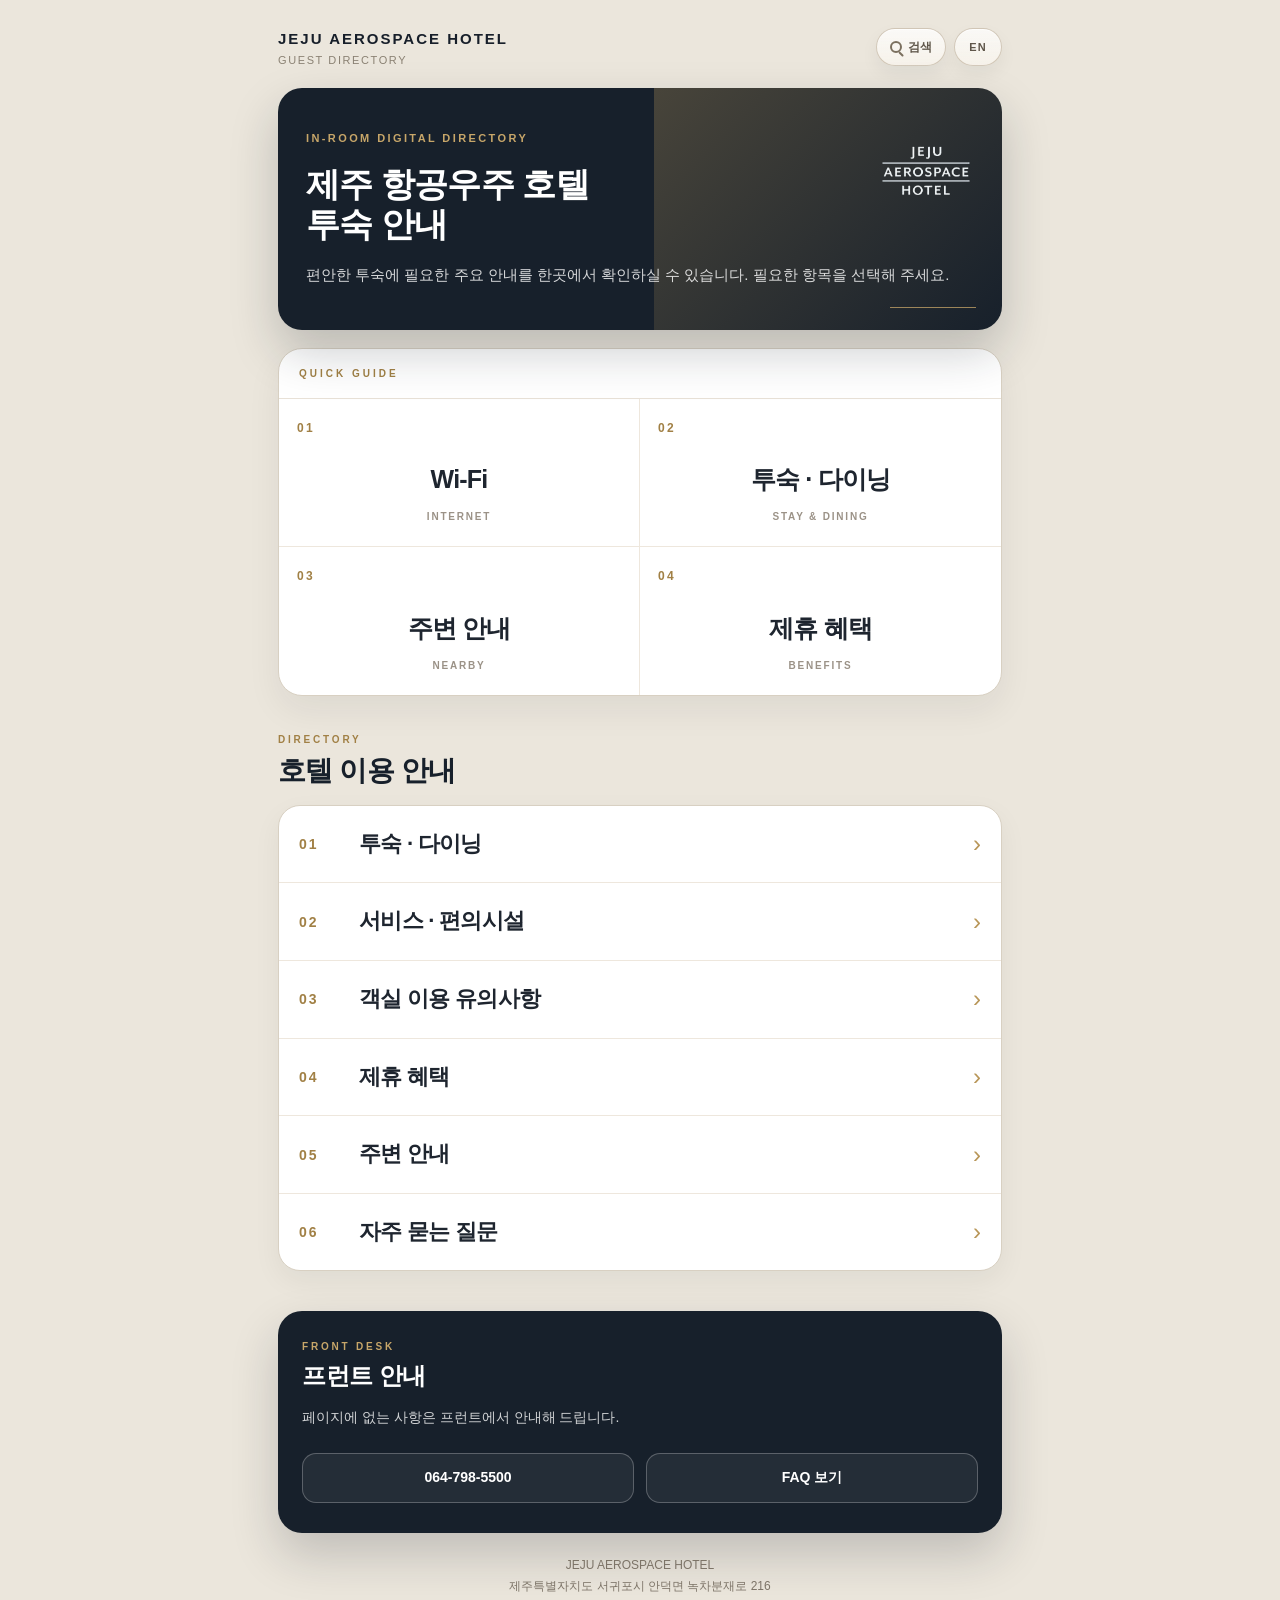
<file: index.html>
<!DOCTYPE html>
<html lang="ko">
<head>
  <meta charset="UTF-8" />
  <meta name="viewport" content="width=device-width, initial-scale=1.0" />
  <title>JEJU AEROSPACE HOTEL Guest Directory</title>

  <!-- Google Tag Manager -->
  <script>(function(w,d,s,l,i){w[l]=w[l]||[];w[l].push({'gtm.start':
  new Date().getTime(),event:'gtm.js'});var f=d.getElementsByTagName(s)[0],
  j=d.createElement(s),dl=l!='dataLayer'?'&l='+l:'';j.async=true;j.src=
  'https://www.googletagmanager.com/gtm.js?id='+i+dl;f.parentNode.insertBefore(j,f);
  })(window,document,'script','dataLayer','GTM-KJN6C6B9');</script>
  <!-- End Google Tag Manager -->

  <link rel="stylesheet" href="style.css?v=20260709-search" />
</head>

<body>
  <!-- Google Tag Manager (noscript) -->
  <noscript><iframe src="https://www.googletagmanager.com/ns.html?id=GTM-KJN6C6B9"
  height="0" width="0" style="display:none;visibility:hidden"></iframe></noscript>
  <!-- End Google Tag Manager (noscript) -->

  <main class="page">

    <header class="topbar">
      <div class="topbar-brand">
        <div class="brand-main">JEJU AEROSPACE HOTEL</div>
        <div class="brand-sub">Guest Directory</div>
      </div>

      <div class="topbar-actions">
        <button class="search-toggle" type="button" aria-label="검색 열기">
          <span class="search-mark" aria-hidden="true"></span>
          <span>검색</span>
        </button>
        <a class="language" href="en/index.html" aria-label="English version">EN</a>
      </div>
    </header>

    <section class="hero main-hero">
      <div class="hero-inner">
        <img class="hero-logo" src="logo1.png" alt="JEJU AEROSPACE HOTEL 로고">

        <span class="kicker">In-Room Digital Directory</span>

        <h1>제주 항공우주 호텔<br>투숙 안내</h1>

        <p>
          편안한 투숙에 필요한 주요 안내를 한곳에서 확인하실 수 있습니다.
          필요한 항목을 선택해 주세요.
        </p>
      </div>
    </section>

    <section class="quick">
      <div class="quick-title">
        <span>Quick Guide</span>
      </div>

      <div class="quick-grid">
        <a
          class="quick-card"
          href="stay.html#wifi"
          data-track-area="quick"
          data-track-item="wifi"
        >
          <div class="quick-no">01</div>
          <div class="quick-main">Wi-Fi</div>
          <div class="quick-en">Internet</div>
        </a>

        <a
          class="quick-card"
          href="stay.html"
          data-track-area="quick"
          data-track-item="stay_dining"
        >
          <div class="quick-no">02</div>
          <div class="quick-main">투숙 · 다이닝</div>
          <div class="quick-en">Stay & Dining</div>
        </a>

        <a
          class="quick-card"
          href="nearby.html"
          data-track-area="quick"
          data-track-item="nearby"
        >
          <div class="quick-no">03</div>
          <div class="quick-main">주변 안내</div>
          <div class="quick-en">Nearby</div>
        </a>

        <a
          class="quick-card"
          href="benefits.html"
          data-track-area="quick"
          data-track-item="benefits"
        >
          <div class="quick-no">04</div>
          <div class="quick-main">제휴 혜택</div>
          <div class="quick-en">Benefits</div>
        </a>
      </div>
    </section>

    <section class="section" id="directory-menu">
      <div class="section-header">
        <span class="section-label">Directory</span>
        <h2 class="section-title">호텔 이용 안내</h2>
      </div>

      <div class="directory">
        <a
          class="directory-item"
          href="stay.html"
          data-track-area="directory"
          data-track-item="stay_dining"
        >
          <div class="directory-no">01</div>
          <div class="directory-title">투숙 · 다이닝</div>
          <div class="arrow">›</div>
        </a>

        <a
          class="directory-item"
          href="service.html"
          data-track-area="directory"
          data-track-item="service_facility"
        >
          <div class="directory-no">02</div>
          <div class="directory-title">서비스 · 편의시설</div>
          <div class="arrow">›</div>
        </a>

        <a
          class="directory-item"
          href="policy.html"
          data-track-area="directory"
          data-track-item="room_policy"
        >
          <div class="directory-no">03</div>
          <div class="directory-title">객실 이용 유의사항</div>
          <div class="arrow">›</div>
        </a>

        <a
          class="directory-item"
          href="benefits.html"
          data-track-area="directory"
          data-track-item="benefits"
        >
          <div class="directory-no">04</div>
          <div class="directory-title">제휴 혜택</div>
          <div class="arrow">›</div>
        </a>

        <a
          class="directory-item"
          href="nearby.html"
          data-track-area="directory"
          data-track-item="nearby"
        >
          <div class="directory-no">05</div>
          <div class="directory-title">주변 안내</div>
          <div class="arrow">›</div>
        </a>

        <a
          class="directory-item"
          href="faq.html"
          data-track-area="directory"
          data-track-item="faq"
        >
          <div class="directory-no">06</div>
          <div class="directory-title">자주 묻는 질문</div>
          <div class="arrow">›</div>
        </a>
      </div>
    </section>

    <section class="contact" id="front">
      <span class="section-label">Front Desk</span>
      <h2>프런트 안내</h2>
      <p>
        페이지에 없는 사항은 프런트에서 안내해 드립니다.
      </p>

      <div class="contact-actions">
        <a
          class="contact-button"
          href="tel:0647985500"
          data-track-area="contact"
          data-track-item="front_call"
        >
          064-798-5500
        </a>

        <a
          class="contact-button"
          href="faq.html"
          data-track-area="contact"
          data-track-item="faq"
        >
          FAQ 보기
        </a>
      </div>
    </section>

    <footer class="footer">
      JEJU AEROSPACE HOTEL<br>
      제주특별자치도 서귀포시 안덕면 녹차분재로 216
    </footer>

  </main>

  <script src="search.js?v=20260709-search"></script>
</body>
</html>
</file>
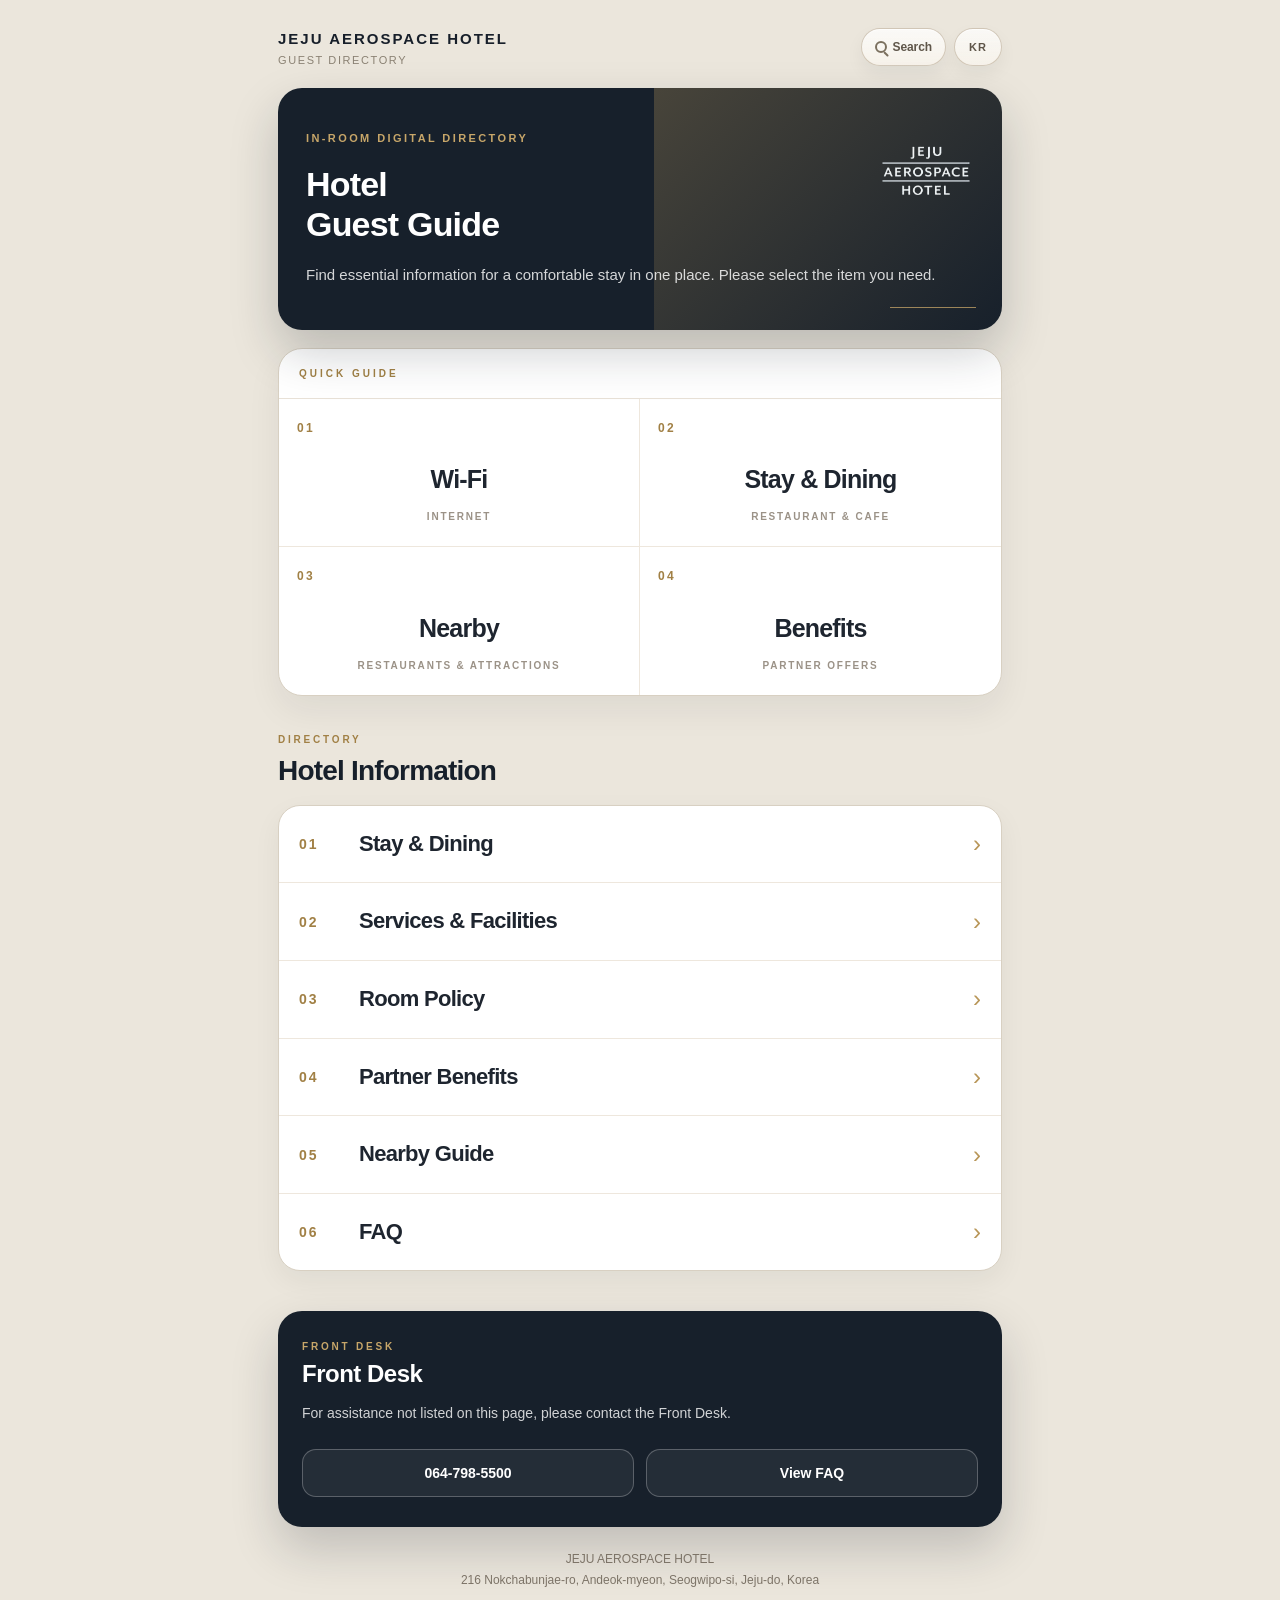
<file: en/index.html>
<!DOCTYPE html>
<html lang="en">
<head>
  <meta charset="UTF-8" />
  <meta name="viewport" content="width=device-width, initial-scale=1.0" />
  <title>JEJU AEROSPACE HOTEL Guest Directory</title>

  <!-- Google Tag Manager -->
  <script>(function(w,d,s,l,i){w[l]=w[l]||[];w[l].push({'gtm.start':
  new Date().getTime(),event:'gtm.js'});var f=d.getElementsByTagName(s)[0],
  j=d.createElement(s),dl=l!='dataLayer'?'&l='+l:'';j.async=true;j.src=
  'https://www.googletagmanager.com/gtm.js?id='+i+dl;f.parentNode.insertBefore(j,f);
  })(window,document,'script','dataLayer','GTM-KJN6C6B9');</script>
  <!-- End Google Tag Manager -->

  <link rel="stylesheet" href="../style.css" />
</head>

<body>
  <!-- Google Tag Manager (noscript) -->
  <noscript><iframe src="https://www.googletagmanager.com/ns.html?id=GTM-KJN6C6B9"
  height="0" width="0" style="display:none;visibility:hidden"></iframe></noscript>
  <!-- End Google Tag Manager (noscript) -->

  <main class="page page-en-index">

    <header class="topbar">
      <div class="topbar-brand">
        <div class="brand-main">JEJU AEROSPACE HOTEL</div>
        <div class="brand-sub">Guest Directory</div>
      </div>

      <div class="topbar-actions">
        <button class="search-toggle" type="button" aria-label="Open search">
          <span class="search-mark" aria-hidden="true"></span>
          <span>Search</span>
        </button>
        <a class="language" href="../index.html" aria-label="Korean version">KR</a>
      </div>
    </header>

    <section class="hero main-hero">
      <div class="hero-inner">
        <img class="hero-logo" src="../logo1.png" alt="JEJU AEROSPACE HOTEL logo">

        <span class="kicker">In-Room Digital Directory</span>

        <h1>Hotel<br>Guest Guide</h1>

        <p>
          Find essential information for a comfortable stay in one place.
          Please select the item you need.
        </p>
      </div>
    </section>

    <section class="quick">
      <div class="quick-title">
        <span>Quick Guide</span>
      </div>

      <div class="quick-grid">
        <a
          class="quick-card"
          href="stay.html#wifi"
          data-track-area="quick"
          data-track-item="wifi"
        >
          <div class="quick-no">01</div>
          <div class="quick-main">Wi-Fi</div>
          <div class="quick-en">Internet</div>
        </a>

        <a
          class="quick-card"
          href="stay.html"
          data-track-area="quick"
          data-track-item="stay_dining"
        >
          <div class="quick-no">02</div>
          <div class="quick-main">Stay & Dining</div>
          <div class="quick-en">Restaurant & Cafe</div>
        </a>

        <a
          class="quick-card"
          href="nearby.html"
          data-track-area="quick"
          data-track-item="nearby"
        >
          <div class="quick-no">03</div>
          <div class="quick-main">Nearby</div>
          <div class="quick-en">Restaurants & Attractions</div>
        </a>

        <a
          class="quick-card"
          href="benefits.html"
          data-track-area="quick"
          data-track-item="benefits"
        >
          <div class="quick-no">04</div>
          <div class="quick-main">Benefits</div>
          <div class="quick-en">Partner Offers</div>
        </a>
      </div>
    </section>

    <section class="section" id="directory-menu">
      <div class="section-header">
        <span class="section-label">Directory</span>
        <h2 class="section-title">Hotel Information</h2>
      </div>

      <div class="directory">
        <a
          class="directory-item"
          href="stay.html"
          data-track-area="directory"
          data-track-item="stay_dining"
        >
          <div class="directory-no">01</div>
          <div class="directory-title">Stay & Dining</div>
          <div class="arrow">›</div>
        </a>

        <a
          class="directory-item"
          href="service.html"
          data-track-area="directory"
          data-track-item="service_facility"
        >
          <div class="directory-no">02</div>
          <div class="directory-title">Services & Facilities</div>
          <div class="arrow">›</div>
        </a>

        <a
          class="directory-item"
          href="policy.html"
          data-track-area="directory"
          data-track-item="room_policy"
        >
          <div class="directory-no">03</div>
          <div class="directory-title">Room Policy</div>
          <div class="arrow">›</div>
        </a>

        <a
          class="directory-item"
          href="benefits.html"
          data-track-area="directory"
          data-track-item="benefits"
        >
          <div class="directory-no">04</div>
          <div class="directory-title">Partner Benefits</div>
          <div class="arrow">›</div>
        </a>

        <a
          class="directory-item"
          href="nearby.html"
          data-track-area="directory"
          data-track-item="nearby"
        >
          <div class="directory-no">05</div>
          <div class="directory-title">Nearby Guide</div>
          <div class="arrow">›</div>
        </a>

        <a
          class="directory-item"
          href="faq.html"
          data-track-area="directory"
          data-track-item="faq"
        >
          <div class="directory-no">06</div>
          <div class="directory-title">FAQ</div>
          <div class="arrow">›</div>
        </a>
      </div>
    </section>

    <section class="contact" id="front">
      <span class="section-label">Front Desk</span>
      <h2>Front Desk</h2>
      <p>
        For assistance not listed on this page, please contact the Front Desk.
      </p>

      <div class="contact-actions">
        <a
          class="contact-button"
          href="tel:0647985500"
          data-track-area="contact"
          data-track-item="front_call"
        >
          064-798-5500
        </a>

        <a
          class="contact-button"
          href="faq.html"
          data-track-area="contact"
          data-track-item="faq"
        >
          View FAQ
        </a>
      </div>
    </section>

    <footer class="footer">
      JEJU AEROSPACE HOTEL<br>
      216 Nokchabunjae-ro, Andeok-myeon, Seogwipo-si, Jeju-do, Korea
    </footer>

    <div class="search-overlay" id="searchOverlay">
      <div class="search-panel">
        <div class="search-panel-head">
          <div>
            <div class="search-label">Search</div>
            <h2>Search guest information</h2>
          </div>

          <button class="search-close" type="button" aria-label="Close search">
            ×
          </button>
        </div>

        <p>Examples: towels, water purifier, microwave, check-out</p>

        <form id="guideSearchForm" class="search-form">
          <input
            id="guideSearchInput"
            type="search"
            placeholder="Enter a keyword"
            autocomplete="off"
          />
          <button type="submit">Search</button>
        </form>

        <div id="searchMessage" class="search-message"></div>
      </div>
    </div>

  </main>

  <script>
    const searchRoutes = [
      {
        keywords: ['wi-fi', 'wifi', 'internet', 'wireless internet', 'password'],
        url: 'stay.html#wifi',
        label: 'Wi-Fi information'
      },
      {
        keywords: ['breakfast', 'morning meal', 'breakfast ticket', 'breakfast hours', 'breakfast price'],
        url: 'stay.html#breakfast',
        label: 'Breakfast information'
      },
      {
        keywords: ['dining', 'restaurant', 'cafe', 'orum cafe', 'food and beverage'],
        url: 'stay.html#dining',
        label: 'Dining & Cafe'
      },
      {
        keywords: ['check-in', 'check in', 'checkin', 'check-out', 'check out', 'checkout', 'late check-out', 'late checkout'],
        url: 'stay.html#check',
        label: 'Check-in & Check-out'
      },
      {
        keywords: ['air conditioner', 'air conditioning', 'tv', 'remote', 'remote control', 'door', 'door sound', 'room guide'],
        url: 'stay.html#room-guide',
        label: 'Room guide'
      },
      {
        keywords: ['towel', 'towels', 'bottled water', 'water', 'water purifier', 'microwave', 'rental', 'charger', 'adapter', 'converter', 'wine opener', 'opener', 'food delivery', 'delivery food'],
        url: 'service.html#service',
        label: 'Guest services'
      },
      {
        keywords: ['convenience store', 'cu', 'store', 'unmanned store', 'operating hours'],
        url: 'service.html#facility',
        label: 'Facilities'
      },
      {
        keywords: ['taxi', 'parking', 'car number', 'vehicle number', 'transportation', 'transport'],
        url: 'service.html#transport',
        label: 'Transportation'
      },
      {
        keywords: ['lost and found', 'lost item', 'lost property'],
        url: 'service.html#lost',
        label: 'Lost and found'
      },
      {
        keywords: ['nearby', 'restaurant', 'restaurants', 'tourist attraction', 'attraction', 'map', 'cafe', 'coffee', 'rainy day', 'places nearby', 'near me'],
        url: 'nearby.html',
        label: 'Nearby guide'
      },
      {
        keywords: ['smoking', 'non-smoking', 'nonsmoking', 'cooking', 'noise', 'screen door', 'key card', 'room policy'],
        url: 'policy.html#room-policy',
        label: 'Room policy'
      },
      {
        keywords: ['housekeeping', 'cleaning', 'room cleaning', 'trash', 'garbage', 'do not disturb'],
        url: 'policy.html#housekeeping',
        label: 'Housekeeping'
      },
      {
        keywords: ['emergency', 'fire', 'safety', 'exit', 'emergency exit'],
        url: 'policy.html#safety',
        label: 'Emergency & safety'
      },
      {
        keywords: ['benefit', 'benefits', 'discount', 'partner', 'partners', 'offer', 'offers', 'father’s garden', 'fathers garden', 'sanyang keuneonggot', 'sanbangsan hot spring', 'jeju aerospace museum', 'cruise', 'lunafall', 'luna fall'],
        url: 'benefits.html',
        label: 'Partner benefits'
      },
      {
        keywords: ['faq', 'question', 'questions', 'inquiry', 'frequently asked questions'],
        url: 'faq.html',
        label: 'FAQ'
      }
    ];

    const searchOverlay = document.getElementById('searchOverlay');
    const searchToggle = document.querySelector('.search-toggle');
    const searchClose = document.querySelector('.search-close');
    const searchForm = document.getElementById('guideSearchForm');
    const searchInput = document.getElementById('guideSearchInput');
    const searchMessage = document.getElementById('searchMessage');
    const trackedLinks = document.querySelectorAll('[data-track-area]');

    function openSearch() {
      searchOverlay.classList.add('is-open');
      document.body.classList.add('search-open');

      window.dataLayer = window.dataLayer || [];
      window.dataLayer.push({
        event: 'guide_search_open'
      });

      setTimeout(function() {
        searchInput.focus();
      }, 120);
    }

    function closeSearch() {
      searchOverlay.classList.remove('is-open');
      document.body.classList.remove('search-open');
      searchMessage.textContent = '';
      searchInput.value = '';
    }

    trackedLinks.forEach(function(link) {
      link.addEventListener('click', function() {
        window.dataLayer = window.dataLayer || [];
        window.dataLayer.push({
          event: 'guide_menu_click',
          menu_area: link.dataset.trackArea,
          menu_item: link.dataset.trackItem,
          menu_target: link.getAttribute('href')
        });
      });
    });

    searchToggle.addEventListener('click', openSearch);
    searchClose.addEventListener('click', closeSearch);

    searchOverlay.addEventListener('click', function(event) {
      if (event.target === searchOverlay) {
        closeSearch();
      }
    });

    document.addEventListener('keydown', function(event) {
      if (event.key === 'Escape') {
        closeSearch();
      }
    });

    searchForm.addEventListener('submit', function(event) {
      event.preventDefault();

      const rawTerm = searchInput.value.trim();
      const searchTerm = rawTerm.toLowerCase().replace(/\s+/g, '');

      if (!searchTerm) {
        searchMessage.textContent = 'Please enter a search term.';
        return;
      }

      const matchedRoute = searchRoutes.find(function(route) {
        return route.keywords.some(function(keyword) {
          return searchTerm.includes(keyword.toLowerCase().replace(/\s+/g, ''));
        });
      });

      if (matchedRoute) {
        window.dataLayer = window.dataLayer || [];
        window.dataLayer.push({
          event: 'guide_search',
          search_term: rawTerm,
          search_result: matchedRoute.label,
          search_target: matchedRoute.url
        });

        window.location.href = matchedRoute.url;
      } else {
        window.dataLayer = window.dataLayer || [];
        window.dataLayer.push({
          event: 'guide_search_no_result',
          search_term: rawTerm
        });

        searchMessage.textContent = 'No results found. Try: towels, water purifier, microwave, check-out';
      }
    });
  </script>
</body>
</html>
</file>
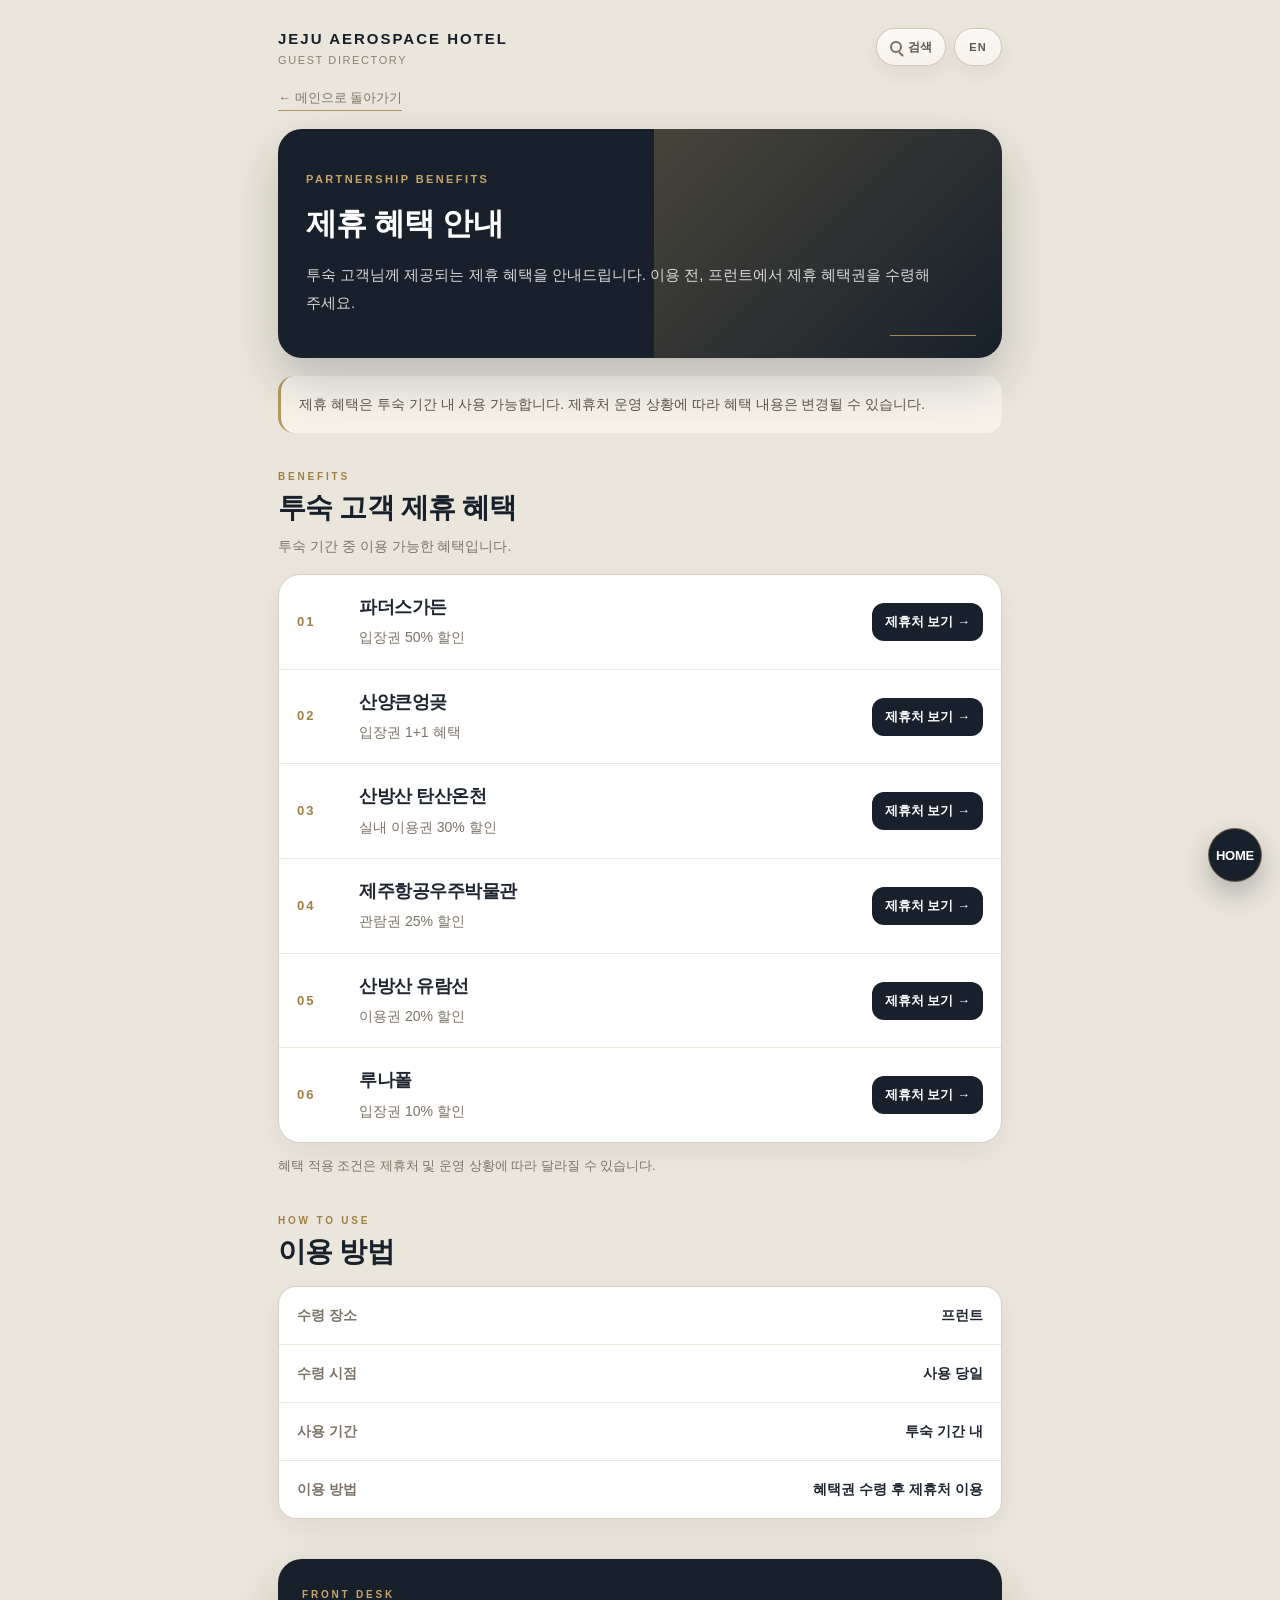
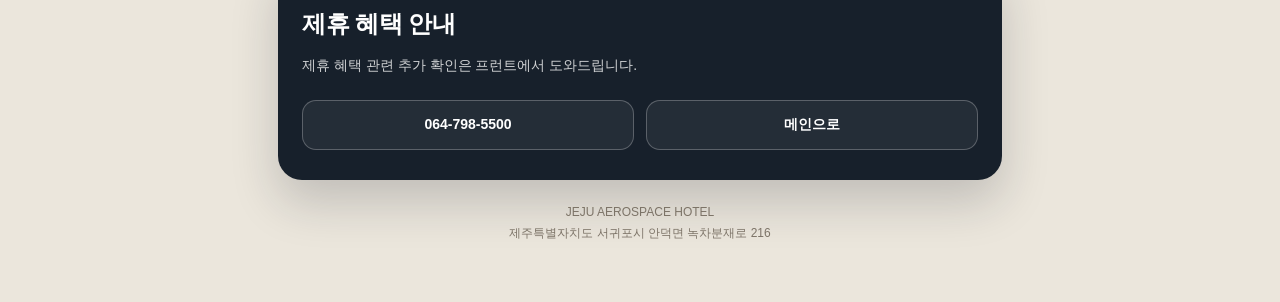
<file: benefits.html>
<!DOCTYPE html>
<html lang="ko">
<head>
  <meta charset="UTF-8" />
  <meta name="viewport" content="width=device-width, initial-scale=1.0" />
  <title>제휴 혜택 안내 | JEJU AEROSPACE HOTEL</title>

  <!-- Google Tag Manager -->
  <script>(function(w,d,s,l,i){w[l]=w[l]||[];w[l].push({'gtm.start':
  new Date().getTime(),event:'gtm.js'});var f=d.getElementsByTagName(s)[0],
  j=d.createElement(s),dl=l!='dataLayer'?'&l='+l:'';j.async=true;j.src=
  'https://www.googletagmanager.com/gtm.js?id='+i+dl;f.parentNode.insertBefore(j,f);
  })(window,document,'script','dataLayer','GTM-KJN6C6B9');</script>
  <!-- End Google Tag Manager -->

  <link rel="stylesheet" href="style.css?v=20260709-search" />
</head>

<body>
  <!-- Google Tag Manager (noscript) -->
  <noscript><iframe src="https://www.googletagmanager.com/ns.html?id=GTM-KJN6C6B9"
  height="0" width="0" style="display:none;visibility:hidden"></iframe></noscript>
  <!-- End Google Tag Manager (noscript) -->

  <main class="page">

    <header class="topbar">
      <div class="topbar-brand">
        <div class="brand-main">JEJU AEROSPACE HOTEL</div>
        <div class="brand-sub">Guest Directory</div>
      </div>

      <div class="topbar-actions">
        <button class="search-toggle" type="button" aria-label="검색 열기">
          <span class="search-mark" aria-hidden="true"></span>
          <span>검색</span>
        </button>
        <a class="language" href="en/benefits.html" aria-label="English version">EN</a>
      </div>
    </header>

    <a class="back-link" href="index.html">← 메인으로 돌아가기</a>

    <section class="hero">
      <div class="hero-inner">
        <span class="kicker">Partnership Benefits</span>
        <h1>제휴 혜택 안내</h1>
        <p>
          투숙 고객님께 제공되는 제휴 혜택을 안내드립니다.
          이용 전, 프런트에서 제휴 혜택권을 수령해 주세요.
        </p>
      </div>
    </section>

    <div class="notice">
      제휴 혜택은 투숙 기간 내 사용 가능합니다.
      제휴처 운영 상황에 따라 혜택 내용은 변경될 수 있습니다.
    </div>

    <section class="section">
      <div class="section-header">
        <span class="section-label">Benefits</span>
        <h2 class="section-title">투숙 고객 제휴 혜택</h2>
        <p class="section-desc">
          투숙 기간 중 이용 가능한 혜택입니다.
        </p>
      </div>
      
      <div class="benefit-list">
        <div class="benefit-card">
          <div class="benefit-no">01</div>
          <div class="benefit-info">
            <div class="benefit-title">파더스가든</div>
            <div class="benefit-desc">입장권 50% 할인</div>
          </div>
          <a
            class="benefit-link"
            href="https://fathersgarden.co.kr/"
            target="_blank"
            rel="noopener noreferrer"
            aria-label="파더스가든 제휴처 보기"
          >
            제휴처 보기 →
          </a>
         </div> 
        <div class="benefit-card">
          <div class="benefit-no">02</div>
          <div class="benefit-info">
            <div class="benefit-title">산양큰엉곶</div>
            <div class="benefit-desc">입장권 1+1 혜택</div>
          </div>
          <a
            class="benefit-link"
            href="https://www.instagram.com/sanyang_keunkot/"
            target="_blank"
            rel="noopener noreferrer"
            aria-label="산양큰엉곶 제휴처 보기"
          >
            제휴처 보기 →
          </a>
        </div>

        <div class="benefit-card">
          <div class="benefit-no">03</div>
          <div class="benefit-info">
            <div class="benefit-title">산방산 탄산온천</div>
            <div class="benefit-desc">실내 이용권 30% 할인</div>
          </div>
          <a
            class="benefit-link"
            href="https://www.tansanhot.com/"
            target="_blank"
            rel="noopener noreferrer"
            aria-label="산방산 탄산온천 제휴처 보기"
          >
            제휴처 보기 →
          </a>
        </div>

        <div class="benefit-card">
          <div class="benefit-no">04</div>
          <div class="benefit-info">
            <div class="benefit-title">제주항공우주박물관</div>
            <div class="benefit-desc">관람권 25% 할인</div>
          </div>
          <a
            class="benefit-link"
            href="https://www.jdc-jam.com/"
            target="_blank"
            rel="noopener noreferrer"
            aria-label="제주항공우주박물관 제휴처 보기"
          >
            제휴처 보기 →
          </a>
        </div>
        
        <div class="benefit-card">
          <div class="benefit-no">05</div>
          <div class="benefit-info">
            <div class="benefit-title">산방산 유람선</div>
            <div class="benefit-desc">이용권 20% 할인</div>
          </div>
          <a
            class="benefit-link"
            href="http://www.jejuyr.co.kr/"
            target="_blank"
            rel="noopener noreferrer"
            aria-label="산방산 유람선 제휴처 보기"
          >
            제휴처 보기 →
          </a>
        </div>
        
        <div class="benefit-card">
          <div class="benefit-no">06</div>
          <div class="benefit-info">
            <div class="benefit-title">루나폴</div>
            <div class="benefit-desc">입장권 10% 할인</div>
          </div>
          <a
            class="benefit-link"
            href="https://www.instagram.com/lunafall_jeju"
            target="_blank"
            rel="noopener noreferrer"
            aria-label="루나폴 제휴처 보기"
          >
            제휴처 보기 →
          </a>
        </div>
      </div>

      <div class="sub-note">
        혜택 적용 조건은 제휴처 및 운영 상황에 따라 달라질 수 있습니다.
      </div>
    </section>

    <section class="section">
      <div class="section-header">
        <span class="section-label">How to Use</span>
        <h2 class="section-title">이용 방법</h2>
      </div>

      <div class="info-table">
        <div class="info-row">
          <div class="info-label">수령 장소</div>
          <div class="info-value">프런트</div>
        </div>

        <div class="info-row">
          <div class="info-label">수령 시점</div>
          <div class="info-value">사용 당일</div>
        </div>

        <div class="info-row">
          <div class="info-label">사용 기간</div>
          <div class="info-value">투숙 기간 내</div>
        </div>

        <div class="info-row">
          <div class="info-label">이용 방법</div>
          <div class="info-value">혜택권 수령 후 제휴처 이용</div>
        </div>
      </div>
    </section>

    <section class="contact" id="front">
      <span class="section-label">Front Desk</span>
      <h2>제휴 혜택 안내</h2>
      <p>
        제휴 혜택 관련 추가 확인은 프런트에서 도와드립니다.
      </p>

      <div class="contact-actions">
        <a class="contact-button" href="tel:0647985500">064-798-5500</a>
        <a class="contact-button" href="index.html">메인으로</a>
      </div>
    </section>

    <footer class="footer">
      JEJU AEROSPACE HOTEL<br>
      제주특별자치도 서귀포시 안덕면 녹차분재로 216
    </footer>
    <a class="floating-home" href="index.html">HOME</a>
  </main>
  <script src="search.js?v=20260709-search"></script>
</body>
</html>
</file>
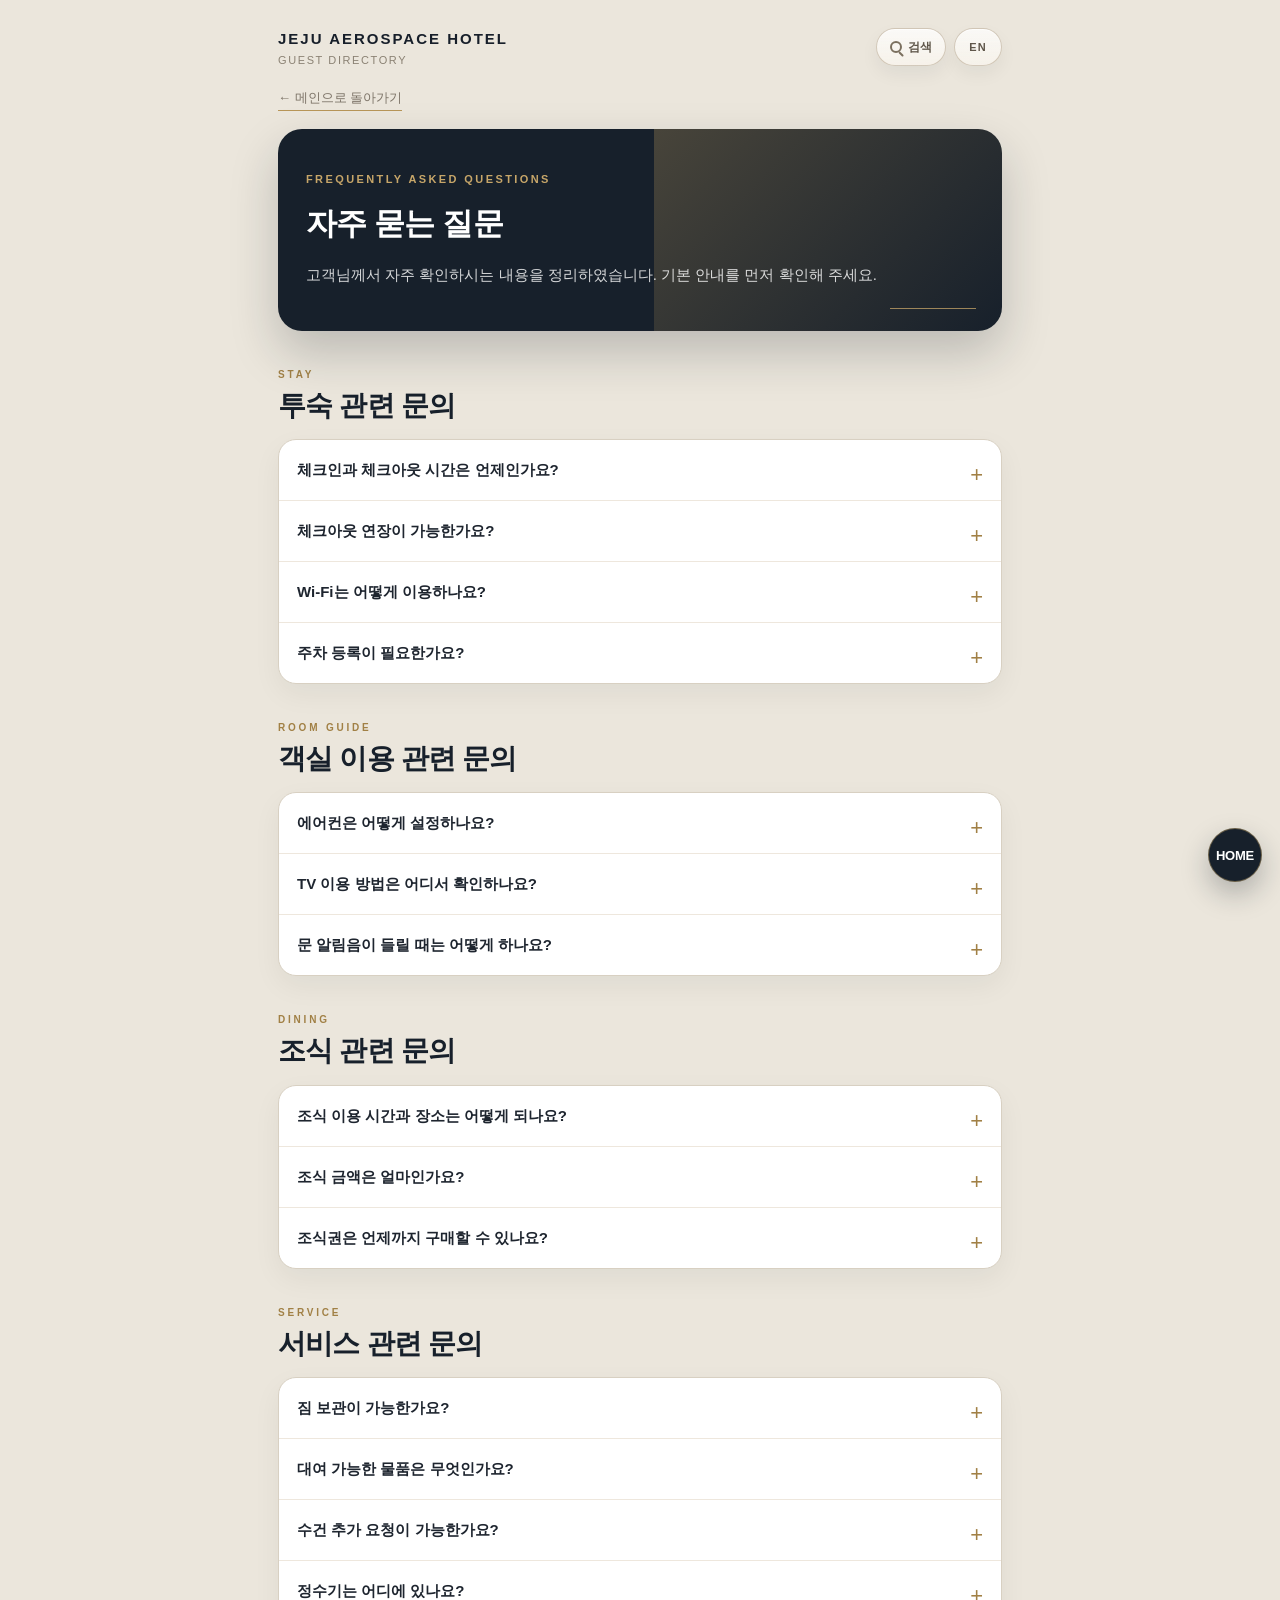
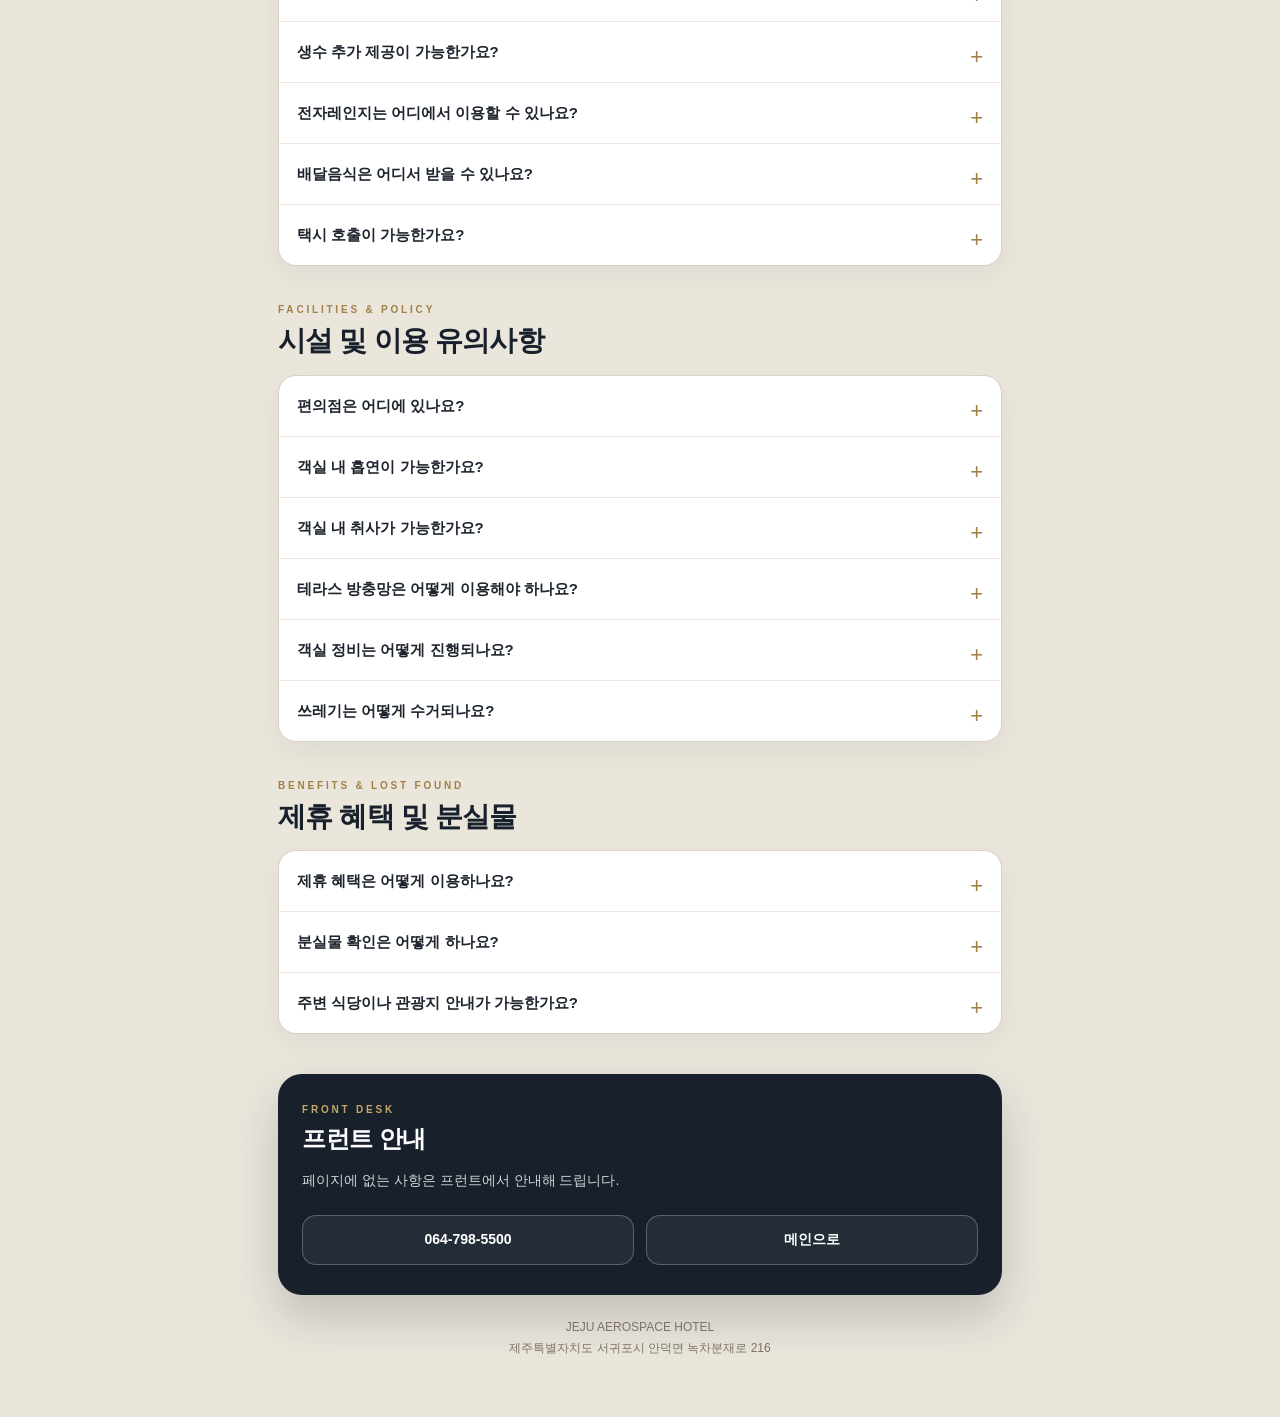
<file: faq.html>
<!DOCTYPE html>
<html lang="ko">
<head>
  <meta charset="UTF-8" />
  <meta name="viewport" content="width=device-width, initial-scale=1.0" />
  <title>자주 묻는 질문 | JEJU AEROSPACE HOTEL</title>

  <!-- Google Tag Manager -->
  <script>(function(w,d,s,l,i){w[l]=w[l]||[];w[l].push({'gtm.start':
  new Date().getTime(),event:'gtm.js'});var f=d.getElementsByTagName(s)[0],
  j=d.createElement(s),dl=l!='dataLayer'?'&l='+l:'';j.async=true;j.src=
  'https://www.googletagmanager.com/gtm.js?id='+i+dl;f.parentNode.insertBefore(j,f);
  })(window,document,'script','dataLayer','GTM-KJN6C6B9');</script>
  <!-- End Google Tag Manager -->

  <link rel="stylesheet" href="style.css?v=20260709-search" />
</head>

<body>
  <!-- Google Tag Manager (noscript) -->
  <noscript><iframe src="https://www.googletagmanager.com/ns.html?id=GTM-KJN6C6B9"
  height="0" width="0" style="display:none;visibility:hidden"></iframe></noscript>
  <!-- End Google Tag Manager (noscript) -->

  <main class="page">

    <header class="topbar">
      <div class="topbar-brand">
        <div class="brand-main">JEJU AEROSPACE HOTEL</div>
        <div class="brand-sub">Guest Directory</div>
      </div>

      <div class="topbar-actions">
        <button class="search-toggle" type="button" aria-label="검색 열기">
          <span class="search-mark" aria-hidden="true"></span>
          <span>검색</span>
        </button>
        <a class="language" href="en/faq.html" aria-label="English version">EN</a>
      </div>
    </header>

    <a class="back-link" href="index.html">← 메인으로 돌아가기</a>

    <section class="hero">
      <div class="hero-inner">
        <span class="kicker">Frequently Asked Questions</span>
        <h1>자주 묻는 질문</h1>
        <p>
          고객님께서 자주 확인하시는 내용을 정리하였습니다.
          기본 안내를 먼저 확인해 주세요.
        </p>
      </div>
    </section>

    <section class="section">
      <div class="section-header">
        <span class="section-label">Stay</span>
        <h2 class="section-title">투숙 관련 문의</h2>
      </div>

      <div class="faq">
        <details>
          <summary>체크인과 체크아웃 시간은 언제인가요?</summary>
          <p>
            체크인은 오후 3시부터 가능하며, 체크아웃은 오전 11시까지입니다.
          </p>
        </details>

        <details>
          <summary>체크아웃 연장이 가능한가요?</summary>
          <p>
            체크아웃 연장은 당일 객실 상황에 따라 가능 여부가 달라집니다.
            최대 오후 2시까지 가능하며, 시간당 11,000원의 추가 요금이 발생합니다.
            이용을 원하시는 경우 프런트에서 안내해 드립니다.
          </p>
        </details>

        <details>
          <summary>Wi-Fi는 어떻게 이용하나요?</summary>
          <p>
            객실번호로 된 Wi-Fi를 선택해 주세요.
            별도 비밀번호 없이 이용 가능합니다.
          </p>
        </details>

        <details>
          <summary>주차 등록이 필요한가요?</summary>
          <p>
            별도의 주차 등록은 필요하지 않습니다.
            체크인 시 차량번호를 프런트에 알려 주세요.
          </p>
        </details>
      </div>
    </section>

    <section class="section">
      <div class="section-header">
        <span class="section-label">Room Guide</span>
        <h2 class="section-title">객실 이용 관련 문의</h2>
      </div>

      <div class="faq">
        <details>
          <summary>에어컨은 어떻게 설정하나요?</summary>
          <p>
            리모컨 화면의 운전 모드를 ‘냉방’으로 설정해 주세요.
            설정 후에도 이용이 원활하지 않은 경우 프런트에서 안내해 드립니다.
          </p>
        </details>

        <details>
          <summary>TV 이용 방법은 어디서 확인하나요?</summary>
          <p>
            TV 이용 방법은 리모컨 뒷면 안내를 확인해 주세요.
          </p>
        </details>

        <details>
          <summary>문 알림음이 들릴 때는 어떻게 하나요?</summary>
          <p>
            문 알림음이 들릴 경우 객실 문을 끝까지 밀어 완전히 닫아 주세요.
          </p>
        </details>
      </div>
    </section>

    <section class="section">
      <div class="section-header">
        <span class="section-label">Dining</span>
        <h2 class="section-title">조식 관련 문의</h2>
      </div>

      <div class="faq">
        <details>
          <summary>조식 이용 시간과 장소는 어떻게 되나요?</summary>
          <p>
            조식은 오전 7시부터 오전 10시까지 이용 가능하며,
            입장은 오전 9시 30분까지 가능합니다.
            조식 장소는 A동 1층입니다.
          </p>
        </details>

        <details>
          <summary>조식 금액은 얼마인가요?</summary>
          <p>
            조식은 전날 구매 시 사전 할인가로 이용 가능합니다.
          </p>

          <div class="price-box">
            성인 사전 구매: 15,000원<br>
            성인 당일 구매: 17,600원<br>
            소인: 12,100원<br><br>
            사전 할인가로 구매한 조식권은 환불이 어렵습니다.
          </div>
        </details>

        <details>
          <summary>조식권은 언제까지 구매할 수 있나요?</summary>
          <p>
            사전 할인가 조식권은 전날 23시 30분까지 구매 가능합니다.
            당일 조식권은 당일 오전 9시 20분까지 구매 가능합니다.
          </p>
        </details>
      </div>
    </section>

    <section class="section">
      <div class="section-header">
        <span class="section-label">Service</span>
        <h2 class="section-title">서비스 관련 문의</h2>
      </div>

      <div class="faq">
        <details>
          <summary>짐 보관이 가능한가요?</summary>
          <p>
            체크인 전·체크아웃 후 짐 보관이 가능합니다.
          </p>
        </details>

        <details>
          <summary>대여 가능한 물품은 무엇인가요?</summary>
          <p>
            와인 오프너, 충전기, 컨버터 등 일부 물품 대여가 가능합니다.
            대여 물품은 수량이 한정되어 있으며, 사용 후 프런트로 반납해 주세요.
          </p>
        </details>

        <details>
          <summary>수건 추가 요청이 가능한가요?</summary>
          <p>
            추가 수건이 필요한 경우 프런트로 연락해 주세요.
          </p>
        </details>

        <details>
          <summary>정수기는 어디에 있나요?</summary>
          <p>
            정수기는 A동 각 층에 비치되어 있습니다.
            B동 이용 고객은 로비층 연회장 정수기를 이용해 주세요.
          </p>
        </details>

        <details>
          <summary>생수 추가 제공이 가능한가요?</summary>
          <p>
            추가 생수는 호텔 내 편의점에서 구매하실 수 있습니다.
          </p>
        </details>

        <details>
          <summary>전자레인지는 어디에서 이용할 수 있나요?</summary>
          <p>
            전자레인지는 프런트 옆 CU 편의점에서 이용하실 수 있습니다.
          </p>
        </details>

        <details>
          <summary>배달음식은 어디서 받을 수 있나요?</summary>
          <p>
            배달음식은 프런트 앞 로비에서 직접 수령해 주세요.
          </p>
        </details>

        <details>
          <summary>택시 호출이 가능한가요?</summary>
          <p>
            프런트에서 카카오 택시 호출을 도와드립니다.
            택시 호출은 배차 상황에 따라 대기 시간이 발생할 수 있습니다.
          </p>
        </details>
      </div>
    </section>

    <section class="section">
      <div class="section-header">
        <span class="section-label">Facilities & Policy</span>
        <h2 class="section-title">시설 및 이용 유의사항</h2>
      </div>

      <div class="faq">
        <details>
          <summary>편의점은 어디에 있나요?</summary>
          <p>
            편의점은 프런트 옆 CU 편의점입니다.
            24시간 운영되며, 22시부터 익일 14시까지는 무인으로 운영됩니다.
            무인 운영 시간에는 담배 및 주류 등 일부 상품 구매가 제한될 수 있습니다.
          </p>
        </details>

        <details>
          <summary>객실 내 흡연이 가능한가요?</summary>
          <p>
            전 객실은 금연 객실입니다.
            흡연은 지정된 흡연 구역을 이용해 주세요.
            객실 내 흡연 시 별도 비용이 청구될 수 있습니다.
          </p>
        </details>

        <details>
          <summary>객실 내 취사가 가능한가요?</summary>
          <p>
            객실 내 취사는 불가합니다.
            안전하고 쾌적한 객실 이용을 위해 협조해 주세요.
          </p>
        </details>

        <details>
          <summary>테라스 방충망은 어떻게 이용해야 하나요?</summary>
          <p>
            테라스 방충망은 항상 닫아 주세요.
          </p>
        </details>

        <details>
          <summary>객실 정비는 어떻게 진행되나요?</summary>
          <p>
            객실 정비는 호텔 운영 기준에 따라 진행됩니다.
            객실 정비 기준 및 가능 시간은 호텔 운영 상황에 따라 달라질 수 있습니다.
          </p>
        </details>

        <details>
          <summary>쓰레기는 어떻게 수거되나요?</summary>
          <p>
            쓰레기는 객실에 두시면 외출 또는 체크아웃 시 수거됩니다.
          </p>
        </details>
      </div>
    </section>

    <section class="section">
      <div class="section-header">
        <span class="section-label">Benefits & Lost Found</span>
        <h2 class="section-title">제휴 혜택 및 분실물</h2>
      </div>

      <div class="faq">
        <details>
          <summary>제휴 혜택은 어떻게 이용하나요?</summary>
          <p>
            제휴 혜택은 투숙 기간 내 사용 가능합니다.
            이용 전, 프런트에서 제휴 혜택권을 수령해 주세요.
          </p>
        </details>

        <details>
          <summary>분실물 확인은 어떻게 하나요?</summary>
          <p>
            호텔에서 발견된 분실물은 최대 30일 동안 보관됩니다.
            분실물 확인은 프런트 전화 또는 방문으로 도와드립니다.
          </p>
        </details>

        <details>
          <summary>주변 식당이나 관광지 안내가 가능한가요?</summary>
          <p>
            주변 식당 안내 리스트와 주변 안내 지도는 프런트에서 제공해 드립니다.
          </p>
        </details>
      </div>
    </section>

    <section class="contact" id="front">
      <span class="section-label">Front Desk</span>
      <h2>프런트 안내</h2>
      <p>
        페이지에 없는 사항은 프런트에서 안내해 드립니다.
      </p>

      <div class="contact-actions">
        <a class="contact-button" href="tel:0647985500">064-798-5500</a>
        <a class="contact-button" href="index.html">메인으로</a>
      </div>
    </section>

    <footer class="footer">
      JEJU AEROSPACE HOTEL<br>
      제주특별자치도 서귀포시 안덕면 녹차분재로 216
    </footer>
    <a class="floating-home" href="index.html">HOME</a>
  </main>
  <script src="search.js?v=20260709-search"></script>
</body>
</html>
</file>
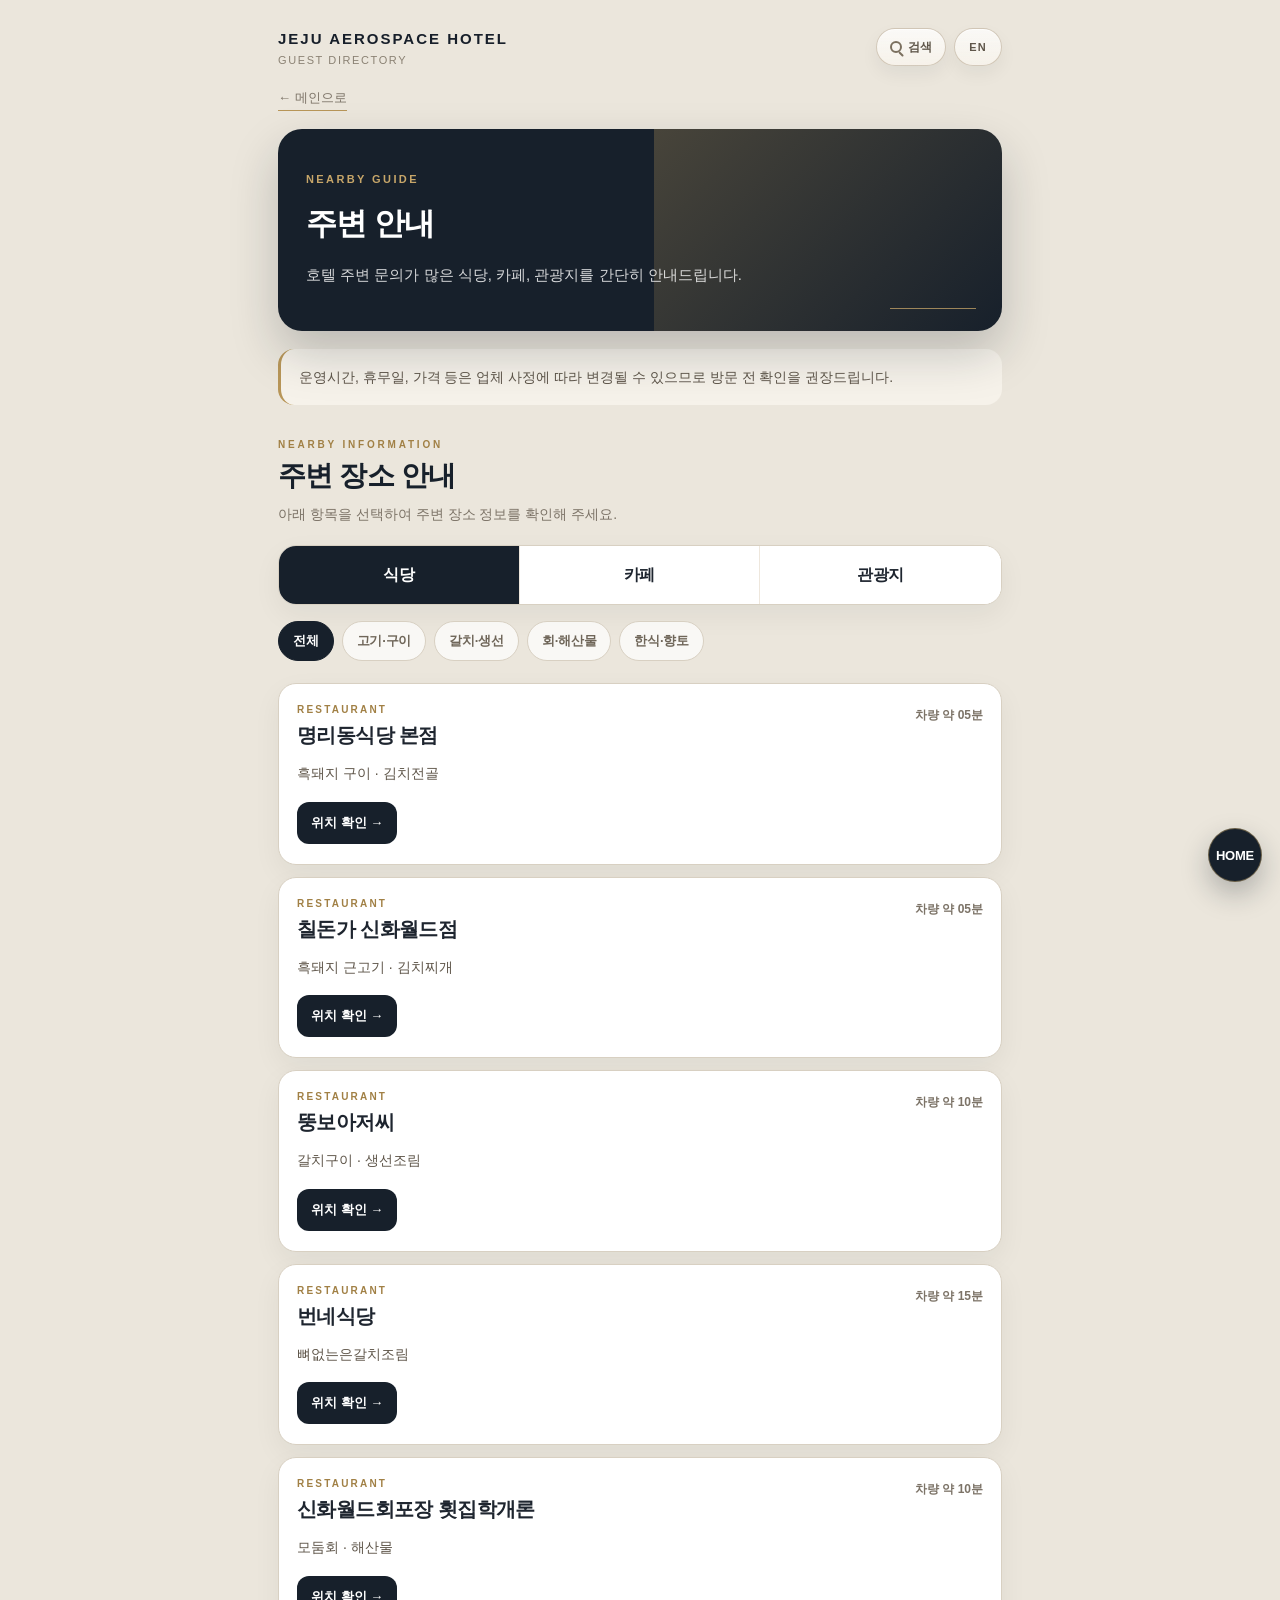
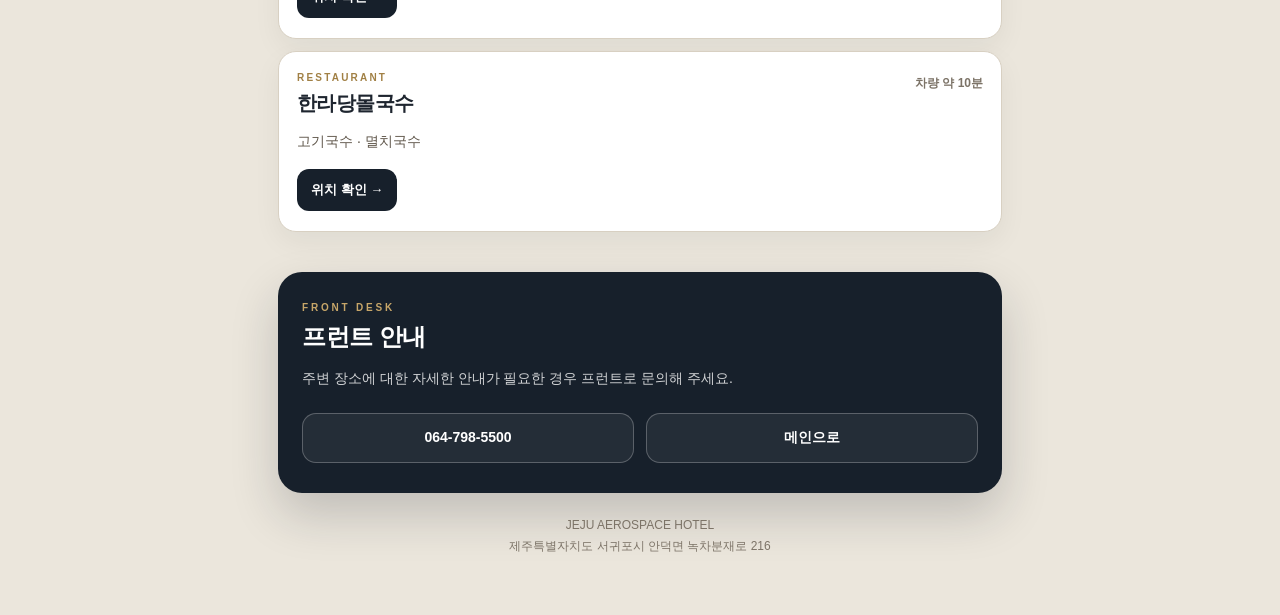
<file: nearby.html>
<!DOCTYPE html>
<html lang="ko">
<head>
  <meta charset="UTF-8" />
  <meta name="viewport" content="width=device-width, initial-scale=1.0" />
  <title>주변 안내 | JEJU AEROSPACE HOTEL</title>

  <!-- Google Tag Manager -->
  <script>(function(w,d,s,l,i){w[l]=w[l]||[];w[l].push({'gtm.start':
  new Date().getTime(),event:'gtm.js'});var f=d.getElementsByTagName(s)[0],
  j=d.createElement(s),dl=l!='dataLayer'?'&l='+l:'';j.async=true;j.src=
  'https://www.googletagmanager.com/gtm.js?id='+i+dl;f.parentNode.insertBefore(j,f);
  })(window,document,'script','dataLayer','GTM-KJN6C6B9');</script>
  <!-- End Google Tag Manager -->

  <link rel="stylesheet" href="style.css?v=20260709-search" />
</head>

<body>
  <!-- Google Tag Manager (noscript) -->
  <noscript><iframe src="https://www.googletagmanager.com/ns.html?id=GTM-KJN6C6B9"
  height="0" width="0" style="display:none;visibility:hidden"></iframe></noscript>
  <!-- End Google Tag Manager (noscript) -->

  <main class="page">

    <header class="topbar">
      <div class="topbar-brand">
        <div class="brand-main">JEJU AEROSPACE HOTEL</div>
        <div class="brand-sub">Guest Directory</div>
      </div>

      <div class="topbar-actions">
        <button class="search-toggle" type="button" aria-label="검색 열기">
          <span class="search-mark" aria-hidden="true"></span>
          <span>검색</span>
        </button>
        <a class="language" href="en/nearby.html" aria-label="English version">EN</a>
      </div>
    </header>

    <a class="back-link" href="index.html">← 메인으로</a>

    <section class="hero">
      <div class="hero-inner">
        <span class="kicker">Nearby Guide</span>
        <h1>주변 안내</h1>
        <p>
          호텔 주변 문의가 많은 식당, 카페, 관광지를 간단히 안내드립니다.
        </p>
      </div>
    </section>

    <div class="notice">
      운영시간, 휴무일, 가격 등은 업체 사정에 따라 변경될 수 있으므로
      방문 전 확인을 권장드립니다.
    </div>

    <section class="section nearby-section">
      <div class="section-header">
        <span class="section-label">Nearby Information</span>
        <h2 class="section-title">주변 장소 안내</h2>
        <p class="section-desc">
          아래 항목을 선택하여 주변 장소 정보를 확인해 주세요.
        </p>
      </div>

      <div class="nearby-tabs" role="tablist" aria-label="주변 안내 분류">
        <button
          class="nearby-tab is-active"
          type="button"
          role="tab"
          aria-selected="true"
          aria-controls="nearby-restaurant"
          data-nearby-tab="restaurant"
        >
          식당
        </button>

        <button
          class="nearby-tab"
          type="button"
          role="tab"
          aria-selected="false"
          aria-controls="nearby-cafe"
          data-nearby-tab="cafe"
        >
          카페
        </button>

        <button
          class="nearby-tab"
          type="button"
          role="tab"
          aria-selected="false"
          aria-controls="nearby-tour"
          data-nearby-tab="tour"
        >
          관광지
        </button>
      </div>

      <div class="nearby-panel is-active" id="nearby-restaurant" role="tabpanel" data-nearby-panel="restaurant">

        <div class="restaurant-filter-wrap">

          <div class="restaurant-filters" role="tablist" aria-label="식당 분류">
            <button
              class="restaurant-filter is-active"
              type="button"
              data-restaurant-filter="all"
              aria-selected="true"
            >
              전체
            </button>

            <button
              class="restaurant-filter"
              type="button"
              data-restaurant-filter="meat"
              aria-selected="false"
            >
              고기·구이
            </button>

            <button
              class="restaurant-filter"
              type="button"
              data-restaurant-filter="fish"
              aria-selected="false"
            >
              갈치·생선
            </button>

            <button
              class="restaurant-filter"
              type="button"
              data-restaurant-filter="seafood"
              aria-selected="false"
            >
              회·해산물
            </button>

            <button
              class="restaurant-filter"
              type="button"
              data-restaurant-filter="local"
              aria-selected="false"
            >
              한식·향토
            </button>
          </div>
        </div>

        <div class="nearby-list">

          <article class="nearby-card" data-restaurant-category="meat">
            <div class="nearby-card-head">
              <div>
                <div class="nearby-category">Restaurant</div>
                <h3>명리동식당 본점</h3>
              </div>
              <span class="nearby-distance">차량 약 05분</span>
            </div>

            <p>
              흑돼지 구이 · 김치전골
            </p>

            <a class="nearby-button" href="https://map.naver.com/p/search/%EB%AA%85%EB%A6%AC%EB%8F%99%EC%8B%9D%EB%8B%B9/place/16891414?c=13.82,0,0,0,dh&placePath=%2Fhome%3Fbk_query%3D%EB%AA%85%EB%A6%AC%EB%8F%99%EC%8B%9D%EB%8B%B9%26entry%3Dbmp%26from%3Dmap%26fromPanelNum%3D2%26timestamp%3D202607090101%26locale%3Dko%26svcName%3Dmap_pcv5%26searchText%3D%EB%AA%85%EB%A6%AC%EB%8F%99%EC%8B%9D%EB%8B%B9" target="_blank" rel="noopener">
              위치 확인 →
            </a>
          </article>
          <article class="nearby-card" data-restaurant-category="meat">
            <div class="nearby-card-head">
              <div>
                <div class="nearby-category">Restaurant</div>
                <h3>칠돈가 신화월드점</h3>
              </div>
              <span class="nearby-distance">차량 약 05분</span>
            </div>

            <p>
              흑돼지 근고기 · 김치찌개
            </p>

            <a class="nearby-button" href="https://map.naver.com/p/search/%EC%B9%A0%EB%8F%88%EA%B0%80/place/1462473274?c=13.00,0,0,0,dh&placePath=%2Fhome%3Fentry%3Dbmp%26from%3Dmap%26fromPanelNum%3D2%26timestamp%3D202607090136%26locale%3Dko%26svcName%3Dmap_pcv5%26searchText%3D%EC%B9%A0%EB%8F%88%EA%B0%80" target="_blank" rel="noopener">
              위치 확인 →
            </a>
          </article>
          
          <article class="nearby-card" data-restaurant-category="fish">
            <div class="nearby-card-head">
              <div>
                <div class="nearby-category">Restaurant</div>
                <h3>뚱보아저씨</h3>
              </div>
              <span class="nearby-distance">차량 약 10분</span>
            </div>

            <p>
              갈치구이 · 생선조림
            </p>

            <a class="nearby-button" href="https://map.naver.com/p/entry/place/1803980882?c=14.61,0,0,0,dh&placePath=%2Freview%3FadditionalHeight%3D76%26fromPanelNum%3D1%26locale%3Dko%26svcName%3Dmap_pcv5%26timestamp%3D202607090144" target="_blank" rel="noopener">
              위치 확인 →
            </a>
          </article>

          <article class="nearby-card" data-restaurant-category="fish">
            <div class="nearby-card-head">
              <div>
                <div class="nearby-category">Restaurant</div>
                <h3>번네식당</h3>
              </div>
              <span class="nearby-distance">차량 약 15분</span>
            </div>

            <p>
              뼈없는은갈치조림
            </p>

            <a class="nearby-button" href="https://map.naver.com/p/entry/place/21604850?lng=126.3453432&lat=33.2559749&placePath=%2Fhome%3Ffrom%3Dmap%26fromPanelNum%3D1%26additionalHeight%3D76%26timestamp%3D202607092130%26locale%3Dko%26svcName%3Dmap_pcv5&entry=plt&searchType=place&c=15.00,0,0,0,dh" target="_blank" rel="noopener">
              위치 확인 →
            </a>
          </article>

          <article class="nearby-card" data-restaurant-category="seafood">
            <div class="nearby-card-head">
              <div>
                <div class="nearby-category">Restaurant</div>
                <h3>신화월드회포장 횟집학개론</h3>
              </div>
              <span class="nearby-distance">차량 약 10분</span>
            </div>

            <p>
              모둠회 · 해산물
            </p>

            <a class="nearby-button" href="https://map.naver.com/p/entry/place/1542639862?c=13.00,0,0,0,dh&placePath=%2Fhome%3Ffrom%3Dmap%26fromPanelNum%3D1%26additionalHeight%3D76%26timestamp%3D202607090153%26locale%3Dko%26svcName%3Dmap_pcv5" target="_blank" rel="noopener">
              위치 확인 →
            </a>
          </article>

          <article class="nearby-card" data-restaurant-category="local">
            <div class="nearby-card-head">
              <div>
                <div class="nearby-category">Restaurant</div>
                <h3>한라당몰국수</h3>
              </div>
              <span class="nearby-distance">차량 약 10분</span>
            </div>

            <p>
              고기국수 · 멸치국수
            </p>

            <a class="nearby-button" href="https://map.naver.com/p/entry/place/32689164?c=12.00,0,0,0,dh&placePath=%2Fhome%3Ffrom%3Dmap%26fromPanelNum%3D1%26additionalHeight%3D76%26timestamp%3D202607090201%26locale%3Dko%26svcName%3Dmap_pcv5" target="_blank" rel="noopener">
              위치 확인 →
            </a>
          </article>

          <!-- 실제 식당 추가 시 아래 형식을 복사해서 사용하세요.
          data-restaurant-category 값은 아래 중 하나를 사용하면 됩니다.

          흑돼지: pork
          갈치: galchi
          회: sashimi
          향토음식: local

          <article class="nearby-card" data-restaurant-category="pork">
            <div class="nearby-card-head">
              <div>
                <div class="nearby-category">Restaurant</div>
                <h3>상호명 입력</h3>
              </div>
              <span class="nearby-distance">차량 약 00분</span>
            </div>

            <p>
              음식 분류 · 대표 메뉴 입력
            </p>

            <a class="nearby-button" href="#" target="_blank" rel="noopener">
              지도 보기
            </a>
          </article>
          -->

        </div>
      </div>

      <div class="nearby-panel" id="nearby-cafe" role="tabpanel" data-nearby-panel="cafe" hidden>
        <div class="nearby-list">

          <article class="nearby-card">
            <div class="nearby-card-head">
              <div>
                <div class="nearby-category">Cafe</div>
                <h3>카페 정보 준비 중</h3>
              </div>
              <span class="nearby-distance">프런트 문의</span>
            </div>
            <p>
              호텔 주변 카페는 프런트에서 안내해 드립니다.
              정리 후 순차적으로 업데이트 예정입니다.
            </p>
          </article>

          <!-- 실제 카페 추가 시 아래 형식을 복사해서 사용하세요.
          <article class="nearby-card">
            <div class="nearby-card-head">
              <div>
                <div class="nearby-category">Cafe</div>
                <h3>상호명</h3>
              </div>
              <span class="nearby-distance">차량 약 00분</span>
            </div>
            <p>
              카페 분류 · 대표 메뉴 입력
            </p>

            <a class="nearby-button" href="#" target="_blank" rel="noopener">
              지도 보기
            </a>
          </article>
          -->

        </div>
      </div>

      <div class="nearby-panel" id="nearby-tour" role="tabpanel" data-nearby-panel="tour" hidden>
        <div class="nearby-list">

          <article class="nearby-card">
            <div class="nearby-card-head">
              <div>
                <div class="nearby-category">Tour</div>
                <h3>관광지 정보 준비 중</h3>
              </div>
              <span class="nearby-distance">프런트 문의</span>
            </div>
            <p>
              호텔 주변 관광지는 프런트에서 안내해 드립니다.
              정리 후 순차적으로 업데이트 예정입니다.
            </p>
          </article>

          <!-- 실제 관광지 추가 시 아래 형식을 복사해서 사용하세요.
          <article class="nearby-card">
            <div class="nearby-card-head">
              <div>
                <div class="nearby-category">Tour</div>
                <h3>장소명</h3>
              </div>
              <span class="nearby-distance">차량 약 00분</span>
            </div>
            <p>
              장소 분류 · 간단 안내 입력
            </p>

            <a class="nearby-button" href="#" target="_blank" rel="noopener">
              지도 보기
            </a>
          </article>
          -->

        </div>
      </div>
    </section>

    <section class="contact">
      <span class="section-label">Front Desk</span>
      <h2>프런트 안내</h2>
      <p>
        주변 장소에 대한 자세한 안내가 필요한 경우 프런트로 문의해 주세요.
      </p>

      <div class="contact-actions">
        <a class="contact-button" href="tel:0647985500">
          064-798-5500
        </a>

        <a class="contact-button" href="index.html">
          메인으로
        </a>
      </div>
    </section>

    <footer class="footer">
      JEJU AEROSPACE HOTEL<br>
      제주특별자치도 서귀포시 안덕면 녹차분재로 216
    </footer>

    <a class="floating-home" href="index.html">HOME</a>

  </main>

  <script src="search.js?v=20260709-search"></script>
  <script>
    const nearbyTabs = document.querySelectorAll('.nearby-tab');
    const nearbyPanels = document.querySelectorAll('.nearby-panel');

    nearbyTabs.forEach(function(tab) {
      tab.addEventListener('click', function() {
        const target = tab.dataset.nearbyTab;

        nearbyTabs.forEach(function(item) {
          item.classList.remove('is-active');
          item.setAttribute('aria-selected', 'false');
        });

        nearbyPanels.forEach(function(panel) {
          panel.classList.remove('is-active');
          panel.hidden = true;
        });

        tab.classList.add('is-active');
        tab.setAttribute('aria-selected', 'true');

        const activePanel = document.querySelector('[data-nearby-panel="' + target + '"]');
        if (activePanel) {
          activePanel.hidden = false;
          activePanel.classList.add('is-active');
        }

        window.dataLayer = window.dataLayer || [];
        window.dataLayer.push({
          event: 'nearby_tab_click',
          nearby_tab: target
        });
      });
    });

    const restaurantFilters = document.querySelectorAll('.restaurant-filter');
    const restaurantCards = document.querySelectorAll('[data-restaurant-category]');

    restaurantFilters.forEach(function(filter) {
      filter.addEventListener('click', function() {
        const target = filter.dataset.restaurantFilter;

        restaurantFilters.forEach(function(item) {
          item.classList.remove('is-active');
          item.setAttribute('aria-selected', 'false');
        });

        filter.classList.add('is-active');
        filter.setAttribute('aria-selected', 'true');

        restaurantCards.forEach(function(card) {
          const category = card.dataset.restaurantCategory;

          if (target === 'all' || category === target) {
            card.hidden = false;
          } else {
            card.hidden = true;
          }
        });

        window.dataLayer = window.dataLayer || [];
        window.dataLayer.push({
          event: 'restaurant_filter_click',
          restaurant_filter: target
        });
      });
    });
  </script>
</body>
</html>
</file>
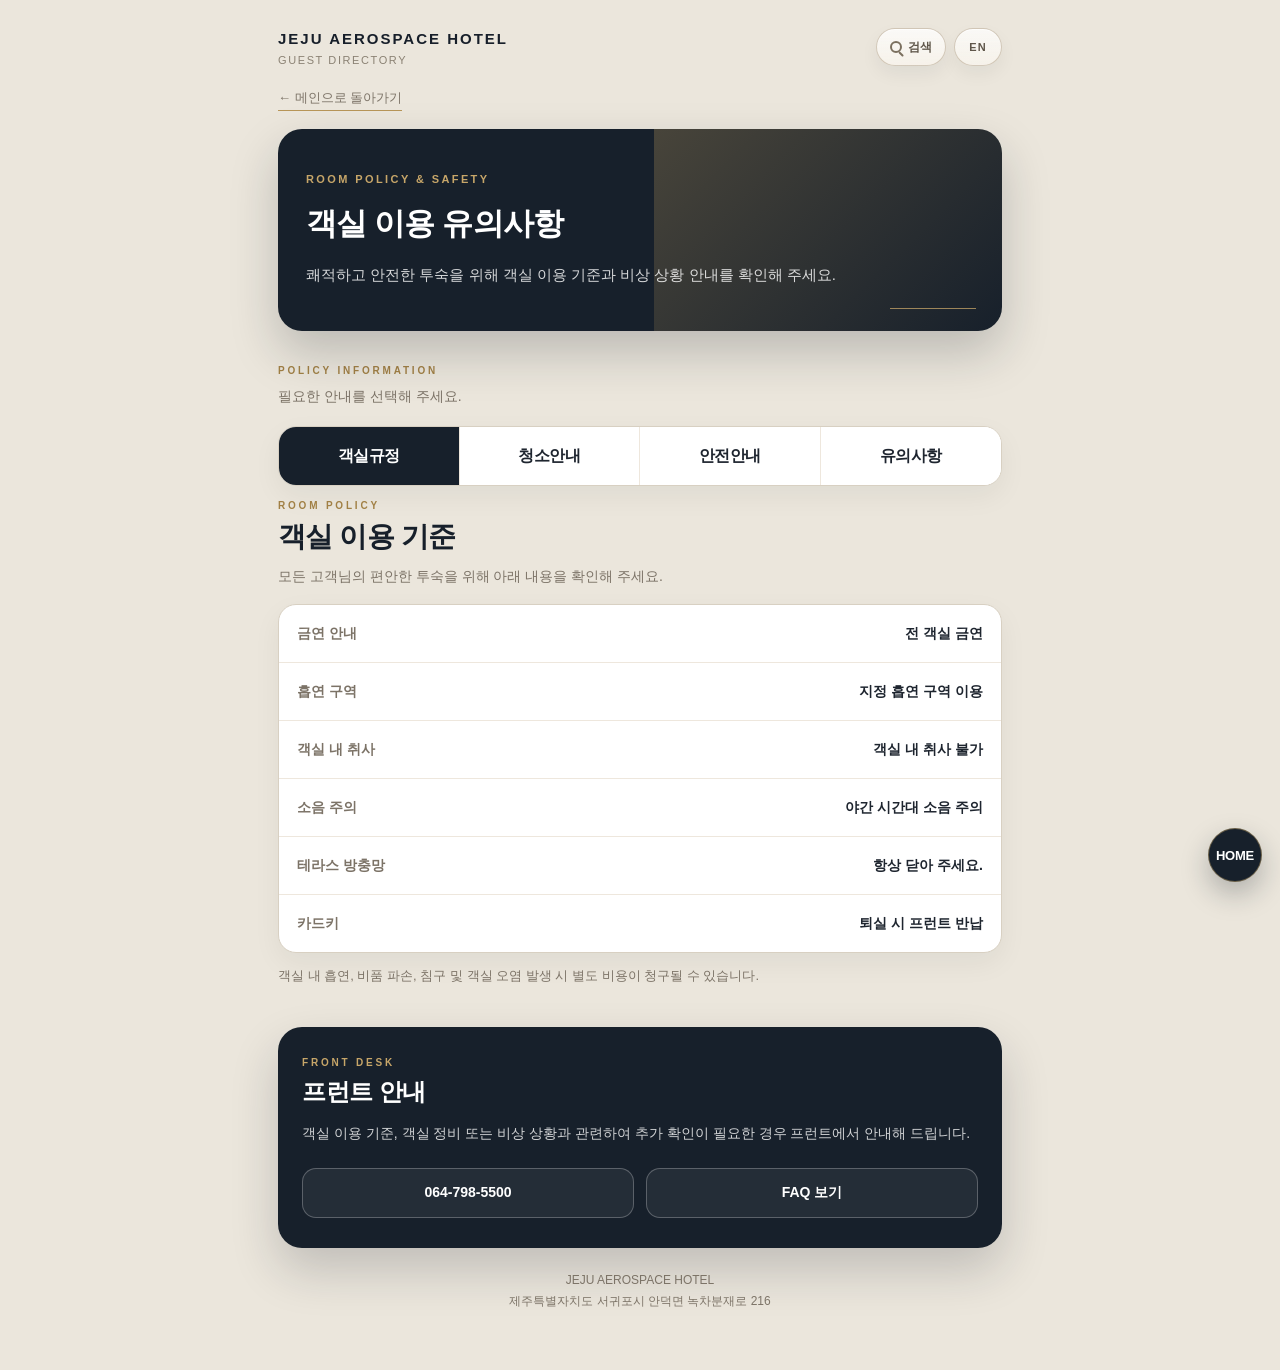
<file: policy.html>
<!DOCTYPE html>
<html lang="ko">
<head>
  <meta charset="UTF-8" />
  <meta name="viewport" content="width=device-width, initial-scale=1.0" />
  <title>객실 이용 유의사항 | JEJU AEROSPACE HOTEL</title>

  <!-- Google Tag Manager -->
  <script>(function(w,d,s,l,i){w[l]=w[l]||[];w[l].push({'gtm.start':
  new Date().getTime(),event:'gtm.js'});var f=d.getElementsByTagName(s)[0],
  j=d.createElement(s),dl=l!='dataLayer'?'&l='+l:'';j.async=true;j.src=
  'https://www.googletagmanager.com/gtm.js?id='+i+dl;f.parentNode.insertBefore(j,f);
  })(window,document,'script','dataLayer','GTM-KJN6C6B9');</script>
  <!-- End Google Tag Manager -->

  <link rel="stylesheet" href="style.css?v=20260709-search" />
</head>

<body>
  <!-- Google Tag Manager (noscript) -->
  <noscript><iframe src="https://www.googletagmanager.com/ns.html?id=GTM-KJN6C6B9"
  height="0" width="0" style="display:none;visibility:hidden"></iframe></noscript>
  <!-- End Google Tag Manager (noscript) -->

  <main class="page">

    <header class="topbar">
      <div class="topbar-brand">
        <div class="brand-main">JEJU AEROSPACE HOTEL</div>
        <div class="brand-sub">Guest Directory</div>
      </div>

      <div class="topbar-actions">
        <button class="search-toggle" type="button" aria-label="검색 열기">
          <span class="search-mark" aria-hidden="true"></span>
          <span>검색</span>
        </button>
        <a class="language" href="en/policy.html" aria-label="English version">EN</a>
      </div>
    </header>

    <a class="back-link" href="index.html">← 메인으로 돌아가기</a>

    <section class="hero">
      <div class="hero-inner">
        <span class="kicker">Room Policy & Safety</span>
        <h1>객실 이용 유의사항</h1>
        <p>
          쾌적하고 안전한 투숙을 위해 객실 이용 기준과 비상 상황 안내를 확인해 주세요.
        </p>
      </div>
    </section>

    <section class="section policy-section">
      <div class="section-header">
        <span class="section-label">Policy Information</span>
        <p class="section-desc">
          필요한 안내를 선택해 주세요.
        </p>
      </div>

      <div class="policy-tabs" role="tablist" aria-label="객실 이용 유의사항 분류">
        <button
          class="policy-tab is-active"
          type="button"
          role="tab"
          aria-selected="true"
          aria-controls="policy-panel-room"
          data-policy-tab="room"
        >
          객실규정
        </button>

        <button
          class="policy-tab"
          type="button"
          role="tab"
          aria-selected="false"
          aria-controls="policy-panel-housekeeping"
          data-policy-tab="housekeeping"
        >
          청소안내
        </button>

        <button
          class="policy-tab"
          type="button"
          role="tab"
          aria-selected="false"
          aria-controls="policy-panel-safety"
          data-policy-tab="safety"
        >
          안전안내
        </button>

        <button
          class="policy-tab"
          type="button"
          role="tab"
          aria-selected="false"
          aria-controls="policy-panel-notice"
          data-policy-tab="notice"
        >
          유의사항
        </button>
      </div>

      <div
        class="policy-panel is-active"
        id="policy-panel-room"
        role="tabpanel"
        data-policy-panel="room"
      >
        <section class="section" id="room-policy">
          <div class="section-header">
            <span class="section-label">Room Policy</span>
            <h2 class="section-title">객실 이용 기준</h2>
            <p class="section-desc">
              모든 고객님의 편안한 투숙을 위해 아래 내용을 확인해 주세요.
            </p>
          </div>

          <div class="info-table">
            <div class="info-row">
              <div class="info-label">금연 안내</div>
              <div class="info-value">전 객실 금연</div>
            </div>

            <div class="info-row">
              <div class="info-label">흡연 구역</div>
              <div class="info-value">지정 흡연 구역 이용</div>
            </div>

            <div class="info-row">
              <div class="info-label">객실 내 취사</div>
              <div class="info-value">객실 내 취사 불가</div>
            </div>

            <div class="info-row">
              <div class="info-label">소음 주의</div>
              <div class="info-value">야간 시간대 소음 주의</div>
            </div>

            <div class="info-row">
              <div class="info-label">테라스 방충망</div>
              <div class="info-value">항상 닫아 주세요.</div>
            </div>

            <div class="info-row">
              <div class="info-label">카드키</div>
              <div class="info-value">퇴실 시 프런트 반납</div>
            </div>
          </div>

          <div class="sub-note">
            객실 내 흡연, 비품 파손, 침구 및 객실 오염 발생 시 별도 비용이 청구될 수 있습니다.
          </div>
        </section>
      </div>

      <div
        class="policy-panel"
        id="policy-panel-housekeeping"
        role="tabpanel"
        data-policy-panel="housekeeping"
        hidden
      >
        <section class="section" id="housekeeping">
          <div class="section-header">
            <span class="section-label">Housekeeping</span>
            <h2 class="section-title">객실 정비 안내</h2>
            <p class="section-desc">
              객실 정비 및 추가 요청 기준을 확인해 주세요.
            </p>
          </div>

          <div class="info-table">
            <div class="info-row">
              <div class="info-label">객실 정비</div>
              <div class="info-value">호텔 운영 기준에 따라 진행</div>
            </div>

            <div class="info-row">
              <div class="info-label">수건 교체</div>
              <div class="info-value">추가 수건이 필요한 경우 프런트로 연락해 주세요.</div>
            </div>

            <div class="info-row">
              <div class="info-label">쓰레기 수거</div>
              <div class="info-value">쓰레기는 객실에 두시면 외출 또는 체크아웃 시 수거됩니다.</div>
            </div>

            <div class="info-row">
              <div class="info-label">방해 금지</div>
              <div class="info-value">Do Not Disturb 표시 확인</div>
            </div>
          </div>

          <div class="sub-note">
            객실 정비 기준 및 가능 시간은 호텔 운영 상황에 따라 달라질 수 있습니다.
            Do Not Disturb 표시가 있는 경우 객실 정비가 제한될 수 있습니다.
          </div>
        </section>
      </div>

      <div
        class="policy-panel"
        id="policy-panel-safety"
        role="tabpanel"
        data-policy-panel="safety"
        hidden
      >
        <section class="section" id="safety">
          <div class="section-header">
            <span class="section-label">Emergency & Safety</span>
            <h2 class="section-title">비상 · 안전 안내</h2>
            <p class="section-desc">
              비상 상황 발생 시 아래 내용을 확인하고 즉시 프런트로 연락해 주세요.
            </p>
          </div>

          <div class="info-table">
            <div class="info-row">
              <div class="info-label">비상 연락</div>
              <div class="info-value">프런트 064-798-5500</div>
            </div>

            <div class="info-row">
              <div class="info-label">비상구 위치</div>
              <div class="info-value">객실 내 비상 대피 안내도 확인</div>
            </div>

            <div class="info-row">
              <div class="info-label">화재 발생</div>
              <div class="info-value">비상 대피 안내도 및 직원 안내에 따라 이동</div>
            </div>

            <div class="info-row">
              <div class="info-label">응급 상황</div>
              <div class="info-value">즉시 프런트로 연락해 주세요.</div>
            </div>
          </div>

          <div class="sub-note">
            화재 또는 응급 상황 발생 시 객실 내 비상 대피 안내도를 확인하시고,
            직원 안내에 따라 신속하게 이동해 주세요.
          </div>
        </section>
      </div>

      <div
        class="policy-panel"
        id="policy-panel-notice"
        role="tabpanel"
        data-policy-panel="notice"
        hidden
      >
        <section class="section" id="notice">
          <div class="section-header">
            <span class="section-label">Guest Notice</span>
            <h2 class="section-title">유의사항</h2>
          </div>

          <div class="notice">
            본 안내는 고객님의 안전과 쾌적한 투숙 환경을 위한 기준입니다.
            호텔 운영 상황에 따라 세부 내용은 변경될 수 있습니다.
          </div>
        </section>
      </div>
    </section>

    <section class="contact" id="front">
      <span class="section-label">Front Desk</span>
      <h2>프런트 안내</h2>
      <p>
        객실 이용 기준, 객실 정비 또는 비상 상황과 관련하여 추가 확인이 필요한 경우
        프런트에서 안내해 드립니다.
      </p>

      <div class="contact-actions">
        <a class="contact-button" href="tel:0647985500">064-798-5500</a>
        <a class="contact-button" href="faq.html">FAQ 보기</a>
      </div>
    </section>

    <footer class="footer">
      JEJU AEROSPACE HOTEL<br>
      제주특별자치도 서귀포시 안덕면 녹차분재로 216
    </footer>

    <a class="floating-home" href="index.html">HOME</a>
  </main>

  <script src="search.js?v=20260709-search"></script>
  <script>
    const policyTabs = document.querySelectorAll('.policy-tab');
    const policyPanels = document.querySelectorAll('.policy-panel');

    const policyHashMap = {
      '#room-policy': 'room',
      '#housekeeping': 'housekeeping',
      '#safety': 'safety',
      '#notice': 'notice'
    };

    function activatePolicyTab(target, shouldTrack) {
      policyTabs.forEach(function(item) {
        item.classList.remove('is-active');
        item.setAttribute('aria-selected', 'false');
      });

      policyPanels.forEach(function(panel) {
        panel.classList.remove('is-active');
        panel.hidden = true;
      });

      const activeTab = document.querySelector('[data-policy-tab="' + target + '"]');
      const activePanel = document.querySelector('[data-policy-panel="' + target + '"]');

      if (activeTab) {
        activeTab.classList.add('is-active');
        activeTab.setAttribute('aria-selected', 'true');
      }

      if (activePanel) {
        activePanel.hidden = false;
        activePanel.classList.add('is-active');
      }

      if (shouldTrack) {
        window.dataLayer = window.dataLayer || [];
        window.dataLayer.push({
          event: 'policy_tab_click',
          policy_tab: target
        });
      }
    }

    policyTabs.forEach(function(tab) {
      tab.addEventListener('click', function() {
        const target = tab.dataset.policyTab;
        activatePolicyTab(target, true);
      });
    });

    const initialTarget = policyHashMap[window.location.hash];

    if (initialTarget) {
      activatePolicyTab(initialTarget, false);

      const hashTarget = document.querySelector(window.location.hash);
      if (hashTarget) {
        setTimeout(function() {
          hashTarget.scrollIntoView({
            behavior: 'auto',
            block: 'start'
          });
        }, 80);
      }
    }
  </script>
</body>
</html>
</file>
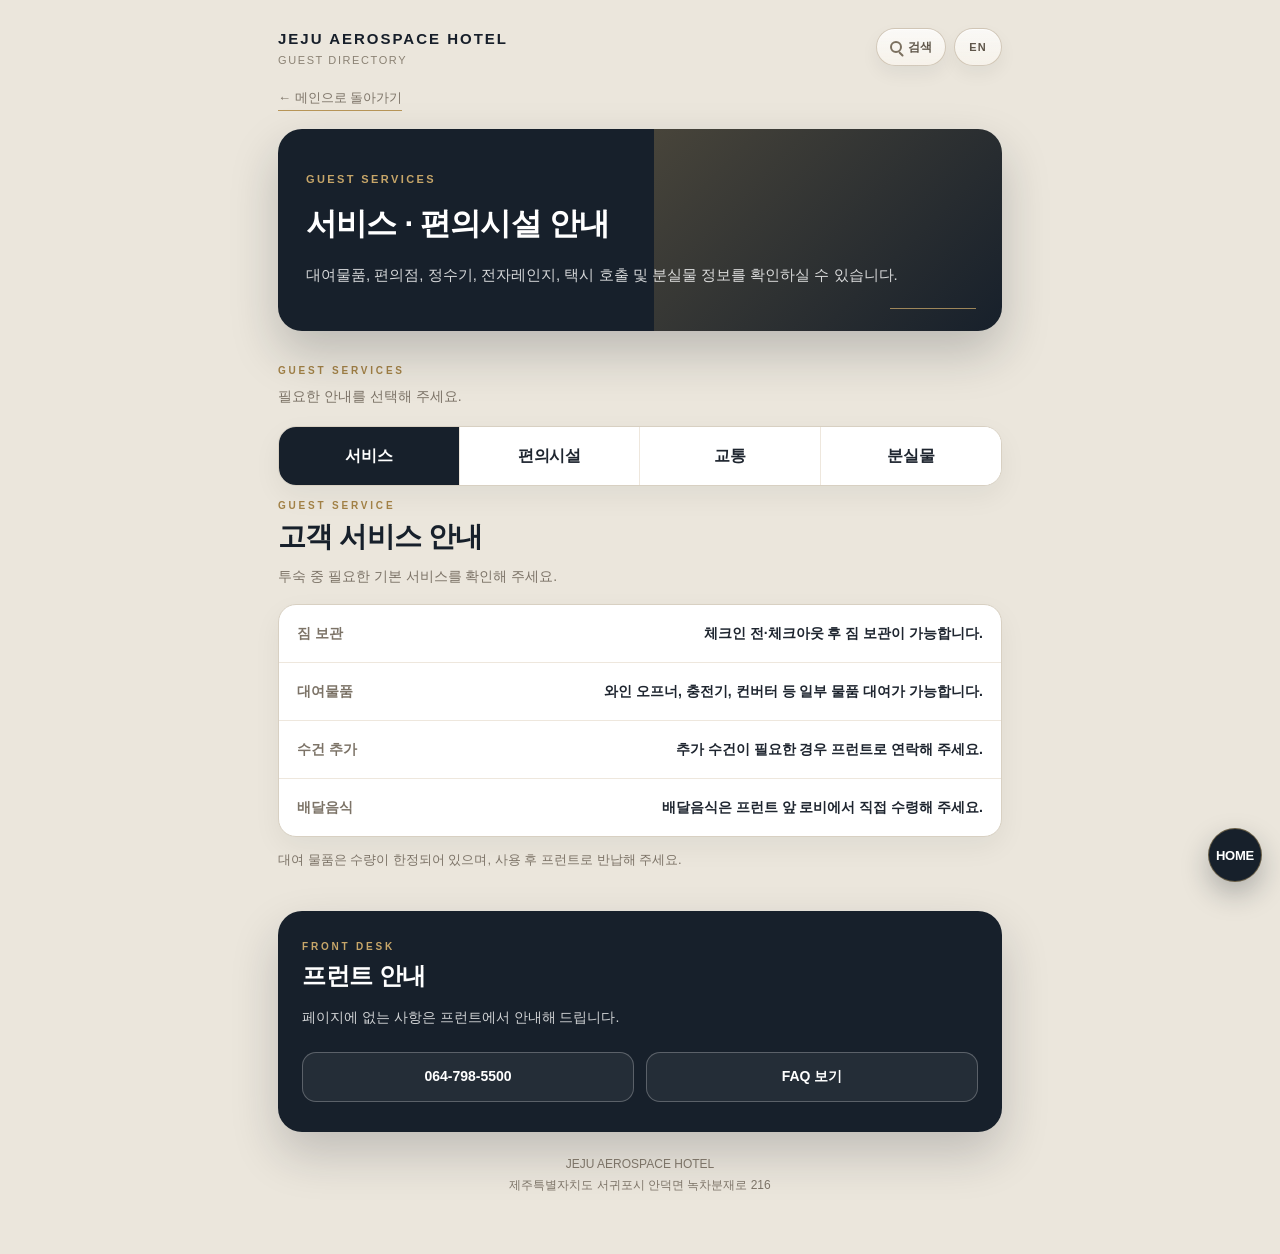
<file: service.html>
<!DOCTYPE html>
<html lang="ko">
<head>
  <meta charset="UTF-8" />
  <meta name="viewport" content="width=device-width, initial-scale=1.0" />
  <title>서비스 · 편의시설 안내 | JEJU AEROSPACE HOTEL</title>

  <!-- Google Tag Manager -->
  <script>(function(w,d,s,l,i){w[l]=w[l]||[];w[l].push({'gtm.start':
  new Date().getTime(),event:'gtm.js'});var f=d.getElementsByTagName(s)[0],
  j=d.createElement(s),dl=l!='dataLayer'?'&l='+l:'';j.async=true;j.src=
  'https://www.googletagmanager.com/gtm.js?id='+i+dl;f.parentNode.insertBefore(j,f);
  })(window,document,'script','dataLayer','GTM-KJN6C6B9');</script>
  <!-- End Google Tag Manager -->

  <link rel="stylesheet" href="style.css?v=20260709-search" />
</head>

<body>
  <!-- Google Tag Manager (noscript) -->
  <noscript><iframe src="https://www.googletagmanager.com/ns.html?id=GTM-KJN6C6B9"
  height="0" width="0" style="display:none;visibility:hidden"></iframe></noscript>
  <!-- End Google Tag Manager (noscript) -->

  <main class="page">

    <header class="topbar">
      <div class="topbar-brand">
        <div class="brand-main">JEJU AEROSPACE HOTEL</div>
        <div class="brand-sub">Guest Directory</div>
      </div>

      <div class="topbar-actions">
        <button class="search-toggle" type="button" aria-label="검색 열기">
          <span class="search-mark" aria-hidden="true"></span>
          <span>검색</span>
        </button>
        <a class="language" href="en/service.html" aria-label="English version">EN</a>
      </div>
    </header>

    <a class="back-link" href="index.html">← 메인으로 돌아가기</a>

    <section class="hero">
      <div class="hero-inner">
        <span class="kicker">Guest Services</span>
        <h1>서비스 · 편의시설 안내</h1>
        <p>
          대여물품, 편의점, 정수기, 전자레인지, 택시 호출 및 분실물 정보를 확인하실 수 있습니다.
        </p>
      </div>
    </section>

    <section class="section service-section">
      <div class="section-header">
        <span class="section-label">Guest Services</span>
        <p class="section-desc">
          필요한 안내를 선택해 주세요.
        </p>
      </div>

      <div class="service-tabs" role="tablist" aria-label="서비스 안내 분류">
        <button
          class="service-tab is-active"
          type="button"
          role="tab"
          aria-selected="true"
          aria-controls="service-panel-service"
          data-service-tab="service"
        >
          서비스
        </button>

        <button
          class="service-tab"
          type="button"
          role="tab"
          aria-selected="false"
          aria-controls="service-panel-facility"
          data-service-tab="facility"
        >
          편의시설
        </button>

        <button
          class="service-tab"
          type="button"
          role="tab"
          aria-selected="false"
          aria-controls="service-panel-transport"
          data-service-tab="transport"
        >
          교통
        </button>

        <button
          class="service-tab"
          type="button"
          role="tab"
          aria-selected="false"
          aria-controls="service-panel-lost"
          data-service-tab="lost"
        >
          분실물
        </button>
      </div>

      <div
        class="service-panel is-active"
        id="service-panel-service"
        role="tabpanel"
        data-service-panel="service"
      >
        <section class="section" id="service">
          <div class="section-header">
            <span class="section-label">Guest Service</span>
            <h2 class="section-title">고객 서비스 안내</h2>
            <p class="section-desc">
              투숙 중 필요한 기본 서비스를 확인해 주세요.
            </p>
          </div>

          <div class="info-table">
            <div class="info-row">
              <div class="info-label">짐 보관</div>
              <div class="info-value">체크인 전·체크아웃 후 짐 보관이 가능합니다.</div>
            </div>

            <div class="info-row">
              <div class="info-label">대여물품</div>
              <div class="info-value">와인 오프너, 충전기, 컨버터 등 일부 물품 대여가 가능합니다.</div>
            </div>

            <div class="info-row">
              <div class="info-label">수건 추가</div>
              <div class="info-value">추가 수건이 필요한 경우 프런트로 연락해 주세요.</div>
            </div>

            <div class="info-row">
              <div class="info-label">배달음식</div>
              <div class="info-value">배달음식은 프런트 앞 로비에서 직접 수령해 주세요.</div>
            </div>
          </div>

          <div class="sub-note">
            대여 물품은 수량이 한정되어 있으며, 사용 후 프런트로 반납해 주세요.
          </div>
        </section>
      </div>

      <div
        class="service-panel"
        id="service-panel-facility"
        role="tabpanel"
        data-service-panel="facility"
        hidden
      >
        <section class="section" id="facility">
          <div class="section-header">
            <span class="section-label">Convenience Store</span>
            <h2 class="section-title">편의점 안내</h2>
            <p class="section-desc">
              호텔 내 편의점 이용 정보를 확인해 주세요.
            </p>
          </div>

          <div class="info-table">
            <div class="info-row">
              <div class="info-label">위치</div>
              <div class="info-value">프런트 옆 CU 편의점</div>
            </div>

            <div class="info-row">
              <div class="info-label">운영 시간</div>
              <div class="info-value">24시간 운영</div>
            </div>

            <div class="info-row">
              <div class="info-label">무인 운영</div>
              <div class="info-value">22:00 ~ 익일 14:00</div>
            </div>

            <div class="info-row">
              <div class="info-label">전자레인지</div>
              <div class="info-value">프런트 옆 CU 편의점에서 이용하실 수 있습니다.</div>
            </div>

            <div class="info-row">
              <div class="info-label">추가 생수</div>
              <div class="info-value">추가 생수는 호텔 내 편의점에서 구매하실 수 있습니다.</div>
            </div>
          </div>

          <div class="sub-note">
            무인 운영 시간에는 담배 및 주류 등 일부 상품 구매가 제한될 수 있습니다.
          </div>
        </section>
        
        <section class="section" id="gym">
          <div class="section-header">
            <span class="section-label">gym</span>
            <h2 class="section-title">GYM 안내</h2>
            <p class="section-desc">
              호텔 내 피트니스 공간 이용 정보를 확인해 주세요.
            </p>
          </div>

          <div class="info-table">
            <div class="info-row">
              <div class="info-label">위치</div>
              <div class="info-value">로비층 B동 입구</div>
            </div>

            <div class="info-row">
              <div class="info-label">운영시간</div>
              <div class="info-value">06:00 ~ 00:00</div>
            </div>
            
            <div class="info-row">
              <div class="info-label">참고사항 </div>
              <div class="info-value">운동복 및 운동화는 개인 지참해 주세요.</div>
            </div>
          </div>
        </section>

        <section class="section" id="water">
          <div class="section-header">
            <span class="section-label">Water Purifier</span>
            <h2 class="section-title">정수기 안내</h2>
            <p class="section-desc">
              객실 생수 추가 이용이 필요한 경우 아래 위치를 확인해 주세요.
            </p>
          </div>

          <div class="info-table">
            <div class="info-row">
              <div class="info-label">A동</div>
              <div class="info-value">각 층에 정수기가 비치되어 있습니다.</div>
            </div>

            <div class="info-row">
              <div class="info-label">B동</div>
              <div class="info-value">로비층 연회장 정수기를 이용해 주세요.</div>
            </div>
          </div>
        </section>
      </div>
      <div
        class="service-panel"
        id="service-panel-transport"
        role="tabpanel"
        data-service-panel="transport"
        hidden
      >
        <section class="section" id="transport">
          <div class="section-header">
            <span class="section-label">Transportation</span>
            <h2 class="section-title">교통 안내</h2>
            <p class="section-desc">
              주차 및 택시 호출 관련 안내입니다.
            </p>
          </div>

          <div class="info-table">
            <div class="info-row">
              <div class="info-label">주차 등록</div>
              <div class="info-value">별도 등록은 필요하지 않습니다.</div>
            </div>

            <div class="info-row">
              <div class="info-label">차량번호</div>
              <div class="info-value">체크인 시 차량번호를 프런트에 알려 주세요.</div>
            </div>

            <div class="info-row">
              <div class="info-label">택시 호출</div>
              <div class="info-value">프런트에서 카카오 택시 호출을 도와드립니다.</div>
            </div>
          </div>

          <div class="sub-note">
            택시 호출은 배차 상황에 따라 대기 시간이 발생할 수 있습니다.
          </div>
        </section>
      </div>

      <div
        class="service-panel"
        id="service-panel-lost"
        role="tabpanel"
        data-service-panel="lost"
        hidden
      >
        <section class="section" id="lost">
          <div class="section-header">
            <span class="section-label">Lost & Found</span>
            <h2 class="section-title">분실물 안내</h2>
          </div>

          <div class="info-table">
            <div class="info-row">
              <div class="info-label">보관 기간</div>
              <div class="info-value">최대 30일</div>
            </div>

            <div class="info-row">
              <div class="info-label">확인 방법</div>
              <div class="info-value">프런트 전화 또는 방문</div>
            </div>
          </div>

          <div class="sub-note">
            분실물 확인은 프런트에서 도와드립니다.
            식품류 및 부패 가능 물품은 별도 기준에 따라 처리될 수 있습니다.
          </div>
        </section>
      </div>
    </section>

    <section class="contact" id="front">
      <span class="section-label">Front Desk</span>
      <h2>프런트 안내</h2>
      <p>
        페이지에 없는 사항은 프런트에서 안내해 드립니다.
      </p>

      <div class="contact-actions">
        <a class="contact-button" href="tel:0647985500">064-798-5500</a>
        <a class="contact-button" href="faq.html">FAQ 보기</a>
      </div>
    </section>

    <footer class="footer">
      JEJU AEROSPACE HOTEL<br>
      제주특별자치도 서귀포시 안덕면 녹차분재로 216
    </footer>

    <a class="floating-home" href="index.html">HOME</a>
  </main>

  <script src="search.js?v=20260709-search"></script>
  <script>
    const serviceTabs = document.querySelectorAll('.service-tab');
    const servicePanels = document.querySelectorAll('.service-panel');

    const serviceHashMap = {
      '#service': 'service',
      '#facility': 'facility',
      '#gym': 'facility',
      '#water': 'facility',
      '#transport': 'transport',
      '#lost': 'lost'
    };

    function activateServiceTab(target, shouldTrack) {
      serviceTabs.forEach(function(item) {
        item.classList.remove('is-active');
        item.setAttribute('aria-selected', 'false');
      });

      servicePanels.forEach(function(panel) {
        panel.classList.remove('is-active');
        panel.hidden = true;
      });

      const activeTab = document.querySelector('[data-service-tab="' + target + '"]');
      const activePanel = document.querySelector('[data-service-panel="' + target + '"]');

      if (activeTab) {
        activeTab.classList.add('is-active');
        activeTab.setAttribute('aria-selected', 'true');
      }

      if (activePanel) {
        activePanel.hidden = false;
        activePanel.classList.add('is-active');
      }

      if (shouldTrack) {
        window.dataLayer = window.dataLayer || [];
        window.dataLayer.push({
          event: 'service_tab_click',
          service_tab: target
        });
      }
    }

    serviceTabs.forEach(function(tab) {
      tab.addEventListener('click', function() {
        const target = tab.dataset.serviceTab;
        activateServiceTab(target, true);
      });
    });

    const initialTarget = serviceHashMap[window.location.hash];

    if (initialTarget) {
      activateServiceTab(initialTarget, false);

      const hashTarget = document.querySelector(window.location.hash);
      if (hashTarget) {
        setTimeout(function() {
          hashTarget.scrollIntoView({
            behavior: 'auto',
            block: 'start'
          });
        }, 80);
      }
    }
  </script>
</body>
</html>
</file>
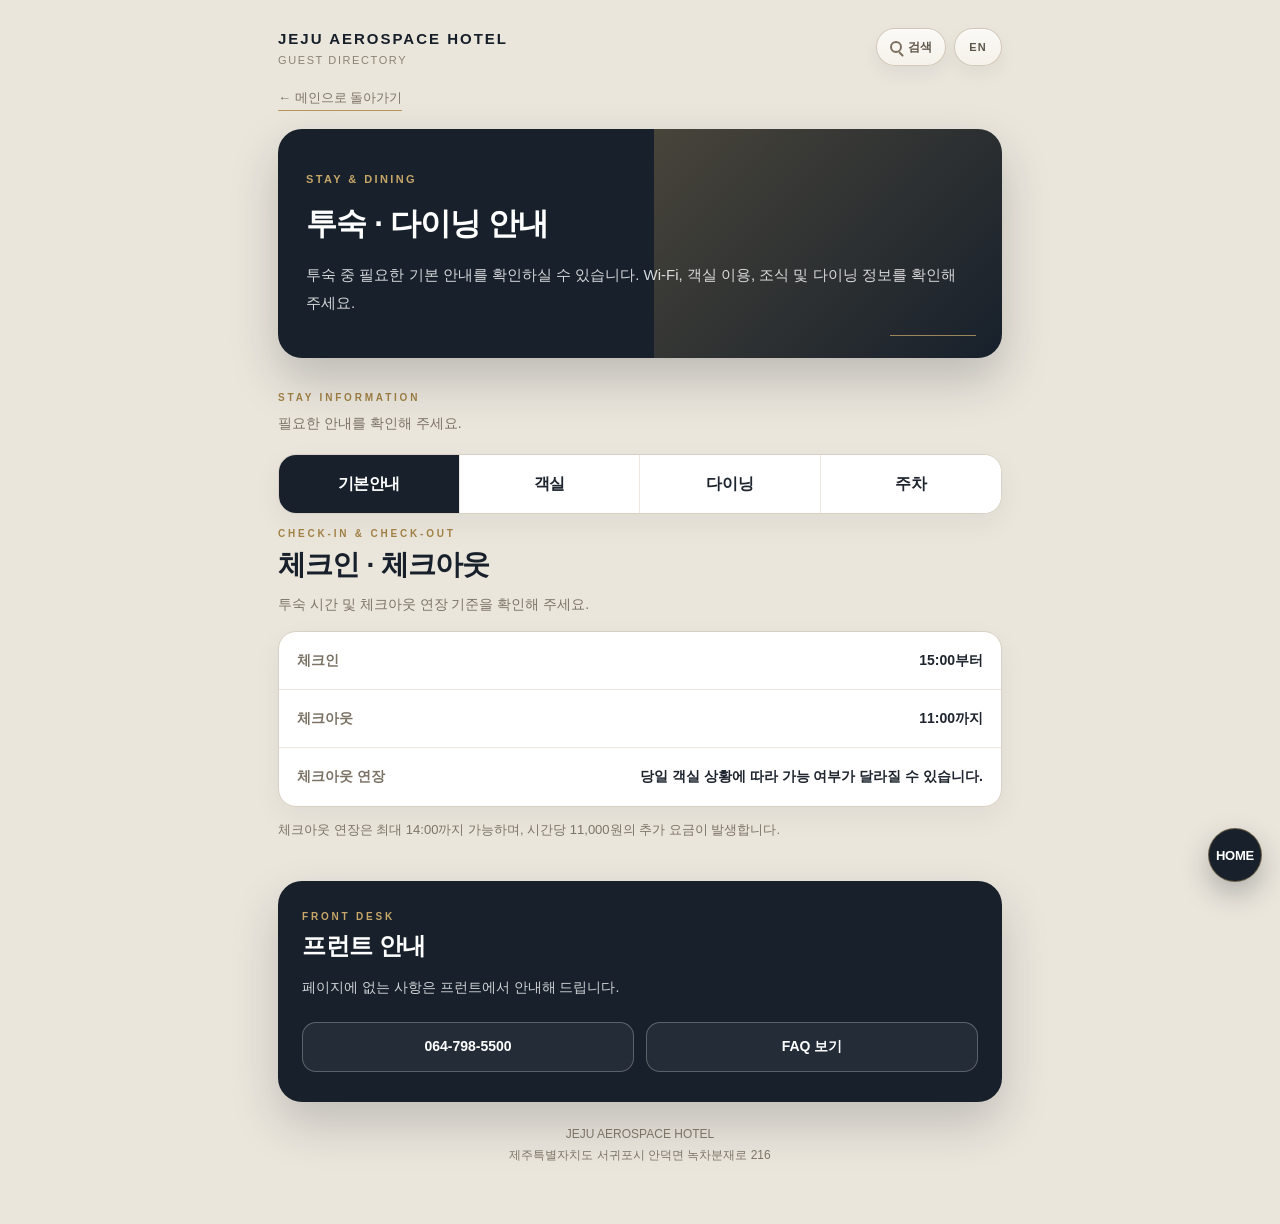
<file: stay.html>
<!DOCTYPE html>
<html lang="ko">
<head>
  <meta charset="UTF-8" />
  <meta name="viewport" content="width=device-width, initial-scale=1.0" />
  <title>투숙 · 다이닝 안내 | JEJU AEROSPACE HOTEL</title>

  <!-- Google Tag Manager -->
  <script>(function(w,d,s,l,i){w[l]=w[l]||[];w[l].push({'gtm.start':
  new Date().getTime(),event:'gtm.js'});var f=d.getElementsByTagName(s)[0],
  j=d.createElement(s),dl=l!='dataLayer'?'&l='+l:'';j.async=true;j.src=
  'https://www.googletagmanager.com/gtm.js?id='+i+dl;f.parentNode.insertBefore(j,f);
  })(window,document,'script','dataLayer','GTM-KJN6C6B9');</script>
  <!-- End Google Tag Manager -->

  <link rel="stylesheet" href="style.css?v=20260709-search" />
</head>

<body>
  <!-- Google Tag Manager (noscript) -->
  <noscript><iframe src="https://www.googletagmanager.com/ns.html?id=GTM-KJN6C6B9"
  height="0" width="0" style="display:none;visibility:hidden"></iframe></noscript>
  <!-- End Google Tag Manager (noscript) -->

  <main class="page">

    <header class="topbar">
      <div class="topbar-brand">
        <div class="brand-main">JEJU AEROSPACE HOTEL</div>
        <div class="brand-sub">Guest Directory</div>
      </div>

      <div class="topbar-actions">
        <button class="search-toggle" type="button" aria-label="검색 열기">
          <span class="search-mark" aria-hidden="true"></span>
          <span>검색</span>
        </button>
        <a class="language" href="en/stay.html" aria-label="English version">EN</a>
      </div>
    </header>

    <a class="back-link" href="index.html">← 메인으로 돌아가기</a>

    <section class="hero">
      <div class="hero-inner">
        <span class="kicker">Stay & Dining</span>
        <h1>투숙 · 다이닝 안내</h1>
        <p>
          투숙 중 필요한 기본 안내를 확인하실 수 있습니다.
          Wi-Fi, 객실 이용, 조식 및 다이닝 정보를 확인해 주세요.
        </p>
      </div>
    </section>

    <section class="section stay-section">
      <div class="section-header">
        <span class="section-label">Stay Information</span>
        <p class="section-desc">
          필요한 안내를 확인해 주세요.
        </p>
      </div>

      <div class="stay-tabs" role="tablist" aria-label="투숙 안내 분류">
        <button
          class="stay-tab is-active"
          type="button"
          role="tab"
          aria-selected="true"
          aria-controls="stay-panel-stay"
          data-stay-tab="stay"
        >
          기본안내
        </button>

        <button
          class="stay-tab"
          type="button"
          role="tab"
          aria-selected="false"
          aria-controls="stay-panel-room"
          data-stay-tab="room"
        >
          객실
        </button>

        <button
          class="stay-tab"
          type="button"
          role="tab"
          aria-selected="false"
          aria-controls="stay-panel-dining"
          data-stay-tab="dining"
        >
          다이닝
        </button>

        <button
          class="stay-tab"
          type="button"
          role="tab"
          aria-selected="false"
          aria-controls="stay-panel-parking"
          data-stay-tab="parking"
        >
          주차
        </button>
      </div>

      <div
        class="stay-panel is-active"
        id="stay-panel-stay"
        role="tabpanel"
        data-stay-panel="stay"
      >
        <section class="section" id="check">
          <div class="section-header">
            <span class="section-label">Check-in & Check-out</span>
            <h2 class="section-title">체크인 · 체크아웃</h2>
            <p class="section-desc">
              투숙 시간 및 체크아웃 연장 기준을 확인해 주세요.
            </p>
          </div>

          <div class="info-table">
            <div class="info-row">
              <div class="info-label">체크인</div>
              <div class="info-value">15:00부터</div>
            </div>

            <div class="info-row">
              <div class="info-label">체크아웃</div>
              <div class="info-value">11:00까지</div>
            </div>

            <div class="info-row">
              <div class="info-label">체크아웃 연장</div>
              <div class="info-value">당일 객실 상황에 따라 가능 여부가 달라질 수 있습니다.</div>
            </div>
          </div>

          <div class="sub-note">
            체크아웃 연장은 최대 14:00까지 가능하며, 시간당 11,000원의 추가 요금이 발생합니다.
          </div>
        </section>
      </div>

      <div
        class="stay-panel"
        id="stay-panel-room"
        role="tabpanel"
        data-stay-panel="room"
        hidden
      >
        <section class="section" id="wifi">
          <div class="section-header">
            <span class="section-label">Wi-Fi</span>
            <h2 class="section-title">Wi-Fi 안내</h2>
            <p class="section-desc">
              객실 Wi-Fi는 별도 비밀번호 없이 이용 가능합니다.
            </p>
          </div>

          <div class="info-table">
            <div class="info-row">
              <div class="info-label">네트워크</div>
              <div class="info-value">객실번호로 된 Wi-Fi 선택</div>
            </div>

            <div class="info-row">
              <div class="info-label">비밀번호</div>
              <div class="info-value">없음</div>
            </div>

            <div class="info-row">
              <div class="info-label">이용 안내</div>
              <div class="info-value">연결이 원활하지 않을 경우 Wi-Fi를 다시 선택해 주세요.</div>
            </div>
          </div>
        </section>

        <section class="section" id="room-guide">
          <div class="section-header">
            <span class="section-label">Room Guide</span>
            <h2 class="section-title">객실 이용 안내</h2>
            <p class="section-desc">
              객실 내 주요 기기 및 이용 방법을 확인해 주세요.
            </p>
          </div>

          <div class="info-table">
            <div class="info-row">
              <div class="info-label">에어컨</div>
              <div class="info-value">리모컨 화면의 운전 모드를 ‘냉방’으로 설정해 주세요.</div>
            </div>

            <div class="info-row">
              <div class="info-label">TV</div>
              <div class="info-value">TV 이용 방법은 리모컨 뒷면 안내를 확인해 주세요.</div>
            </div>

            <div class="info-row">
              <div class="info-label">객실 문</div>
              <div class="info-value">문 알림음이 들릴 경우 객실 문을 끝까지 밀어 완전히 닫아 주세요.</div>
            </div>
          </div>
        </section>
      </div>

      <div
        class="stay-panel"
        id="stay-panel-dining"
        role="tabpanel"
        data-stay-panel="dining"
        hidden
      >
        <div class="dining-tabs" role="tablist" aria-label="다이닝 안내 분류">
          <button class="dining-tab is-active" type="button" data-dining-tab="breakfast">
            조식당
          </button>

          <button class="dining-tab" type="button" data-dining-tab="cafe">
            오름카페
          </button>
        </div>

        <div class="dining-panel is-active" data-dining-panel="breakfast">
          <section class="section" id="breakfast">
            <div class="section-header">
              <span class="section-label">Breakfast</span>
              <h2 class="section-title">조식 안내</h2>
              <p class="section-desc">
                조식 이용 시간과 구매 기준을 확인해 주세요.
              </p>
            </div>

            <div class="info-table">
              <div class="info-row">
                <div class="info-label">이용 시간</div>
                <div class="info-value">07:00 ~ 10:00</div>
              </div>

              <div class="info-row">
                <div class="info-label">입장 마감</div>
                <div class="info-value">09:30</div>
              </div>

              <div class="info-row">
                <div class="info-label">장소</div>
                <div class="info-value">A동 1층</div>
              </div>

              <div class="info-row">
                <div class="info-label">사전 구매</div>
                <div class="info-value">전날 23:30까지</div>
              </div>

              <div class="info-row">
                <div class="info-label">당일 구매</div>
                <div class="info-value">당일 09:20까지</div>
              </div>

              <div class="info-row">
                <div class="info-label">금액</div>
                <div class="info-value">
                  성인 사전 구매 15,000원 / 당일 구매 17,600원<br>
                  소인 12,100원
                </div>
              </div>
            </div>

            <div class="sub-note">
              사전 할인가로 구매한 조식권은 환불이 어렵습니다.
            </div>
          </section>
        </div>

        <div class="dining-panel" data-dining-panel="cafe" hidden>
          <section class="section" id="cafe">
            <div class="section-header">
              <span class="section-label">Orum Cafe</span>
              <h2 class="section-title">오름카페 안내</h2>
              <p class="section-desc">
                운영 시간과 메뉴 정보를 확인해 주세요.
              </p>
            </div>

            <div class="info-table">
              <div class="info-row">
                <div class="info-label">이용 시간</div>
                <div class="info-value">11:00 ~ 21:00</div>
              </div>
              
            <div class="info-row">
                <div class="info-label">휴무일</div>
                <div class="info-value">매주 월요일&화요일</div>
              </div>

              <div class="info-row">
                <div class="info-label">라스트오더</div>
                <div class="info-value">20:30</div>
              </div>

              <div class="info-row">
                <div class="info-label">장소</div>
                <div class="info-value">A동 로비층</div>
              </div>

              <div class="info-row">
                <div class="info-label">메뉴 안내</div>
                <div class="info-value">텍사스 스타일 BBQ</div>
              </div>

              <div class="info-row">
                <div class="info-label">전화번호</div>
                <div class="info-value">
                  <a href="tel:0649011999">064-901-1999</a>
                </div>
              </div>
            </div>
          </section>
        </div>
      </div>
      
      <div
        class="stay-panel"
        id="stay-panel-parking"
        role="tabpanel"
        data-stay-panel="parking"
        hidden
      >
        <section class="section" id="parking">
          <div class="section-header">
            <span class="section-label">Parking</span>
            <h2 class="section-title">주차 안내</h2>
            <p class="section-desc">
              주차 이용 시 아래 내용을 확인해 주세요.
            </p>
          </div>

          <div class="info-table">
            <div class="info-row">
              <div class="info-label">주차 등록</div>
              <div class="info-value">별도 등록은 필요하지 않습니다.</div>
            </div>

            <div class="info-row">
              <div class="info-label">차량번호</div>
              <div class="info-value">체크인 시 차량번호를 프런트에 알려 주세요.</div>
            </div>
          </div>
        </section>
      </div>
    </section>

    <section class="contact" id="front">
      <span class="section-label">Front Desk</span>
      <h2>프런트 안내</h2>
      <p>
        페이지에 없는 사항은 프런트에서 안내해 드립니다.
      </p>

      <div class="contact-actions">
        <a class="contact-button" href="tel:0647985500">064-798-5500</a>
        <a class="contact-button" href="faq.html">FAQ 보기</a>
      </div>
    </section>

    <footer class="footer">
      JEJU AEROSPACE HOTEL<br>
      제주특별자치도 서귀포시 안덕면 녹차분재로 216
    </footer>

    <a class="floating-home" href="index.html">HOME</a>

  </main>

  <script src="search.js?v=20260709-search"></script>
  <script>
  const stayTabs = document.querySelectorAll('.stay-tab');
  const stayPanels = document.querySelectorAll('.stay-panel');
  const diningTabs = document.querySelectorAll('.dining-tab');
  const diningPanels = document.querySelectorAll('.dining-panel');

  const stayHashMap = {
    '#check': { stay: 'stay' },
    '#wifi': { stay: 'room' },
    '#room-guide': { stay: 'room' },
    '#breakfast': { stay: 'dining', dining: 'breakfast' },
    '#cafe': { stay: 'dining', dining: 'cafe' },
    '#parking': { stay: 'parking' }
  };

  function activateStayTab(target, shouldTrack) {
    stayTabs.forEach(function(item) {
      item.classList.remove('is-active');
      item.setAttribute('aria-selected', 'false');
    });

    stayPanels.forEach(function(panel) {
      panel.classList.remove('is-active');
      panel.hidden = true;
    });

    const activeTab = document.querySelector('[data-stay-tab="' + target + '"]');
    const activePanel = document.querySelector('[data-stay-panel="' + target + '"]');

    if (activeTab) {
      activeTab.classList.add('is-active');
      activeTab.setAttribute('aria-selected', 'true');
    }

    if (activePanel) {
      activePanel.hidden = false;
      activePanel.classList.add('is-active');
    }

    if (shouldTrack) {
      window.dataLayer = window.dataLayer || [];
      window.dataLayer.push({
        event: 'stay_tab_click',
        stay_tab: target
      });
    }
  }

  function activateDiningTab(target, shouldTrack) {
    diningTabs.forEach(function(item) {
      item.classList.remove('is-active');
      item.setAttribute('aria-selected', 'false');
    });

    diningPanels.forEach(function(panel) {
      panel.classList.remove('is-active');
      panel.hidden = true;
    });

    const activeTab = document.querySelector('[data-dining-tab="' + target + '"]');
    const activePanel = document.querySelector('[data-dining-panel="' + target + '"]');

    if (activeTab) {
      activeTab.classList.add('is-active');
      activeTab.setAttribute('aria-selected', 'true');
    }

    if (activePanel) {
      activePanel.hidden = false;
      activePanel.classList.add('is-active');
    }

    if (shouldTrack) {
      window.dataLayer = window.dataLayer || [];
      window.dataLayer.push({
        event: 'dining_tab_click',
        dining_tab: target
      });
    }
  }

  stayTabs.forEach(function(tab) {
    tab.addEventListener('click', function() {
      const target = tab.dataset.stayTab;
      activateStayTab(target, true);
    });
  });

  diningTabs.forEach(function(tab) {
    tab.addEventListener('click', function() {
      const target = tab.dataset.diningTab;
      activateDiningTab(target, true);
    });
  });

  const initialTarget = stayHashMap[window.location.hash];

  if (initialTarget) {
    activateStayTab(initialTarget.stay, false);

    if (initialTarget.dining) {
      activateDiningTab(initialTarget.dining, false);
    }

    const hashTarget = document.querySelector(window.location.hash);
    if (hashTarget) {
      setTimeout(function() {
        hashTarget.scrollIntoView({
          behavior: 'auto',
          block: 'start'
        });
      }, 80);
    }
  }
</script>
</body>
</html>
</file>
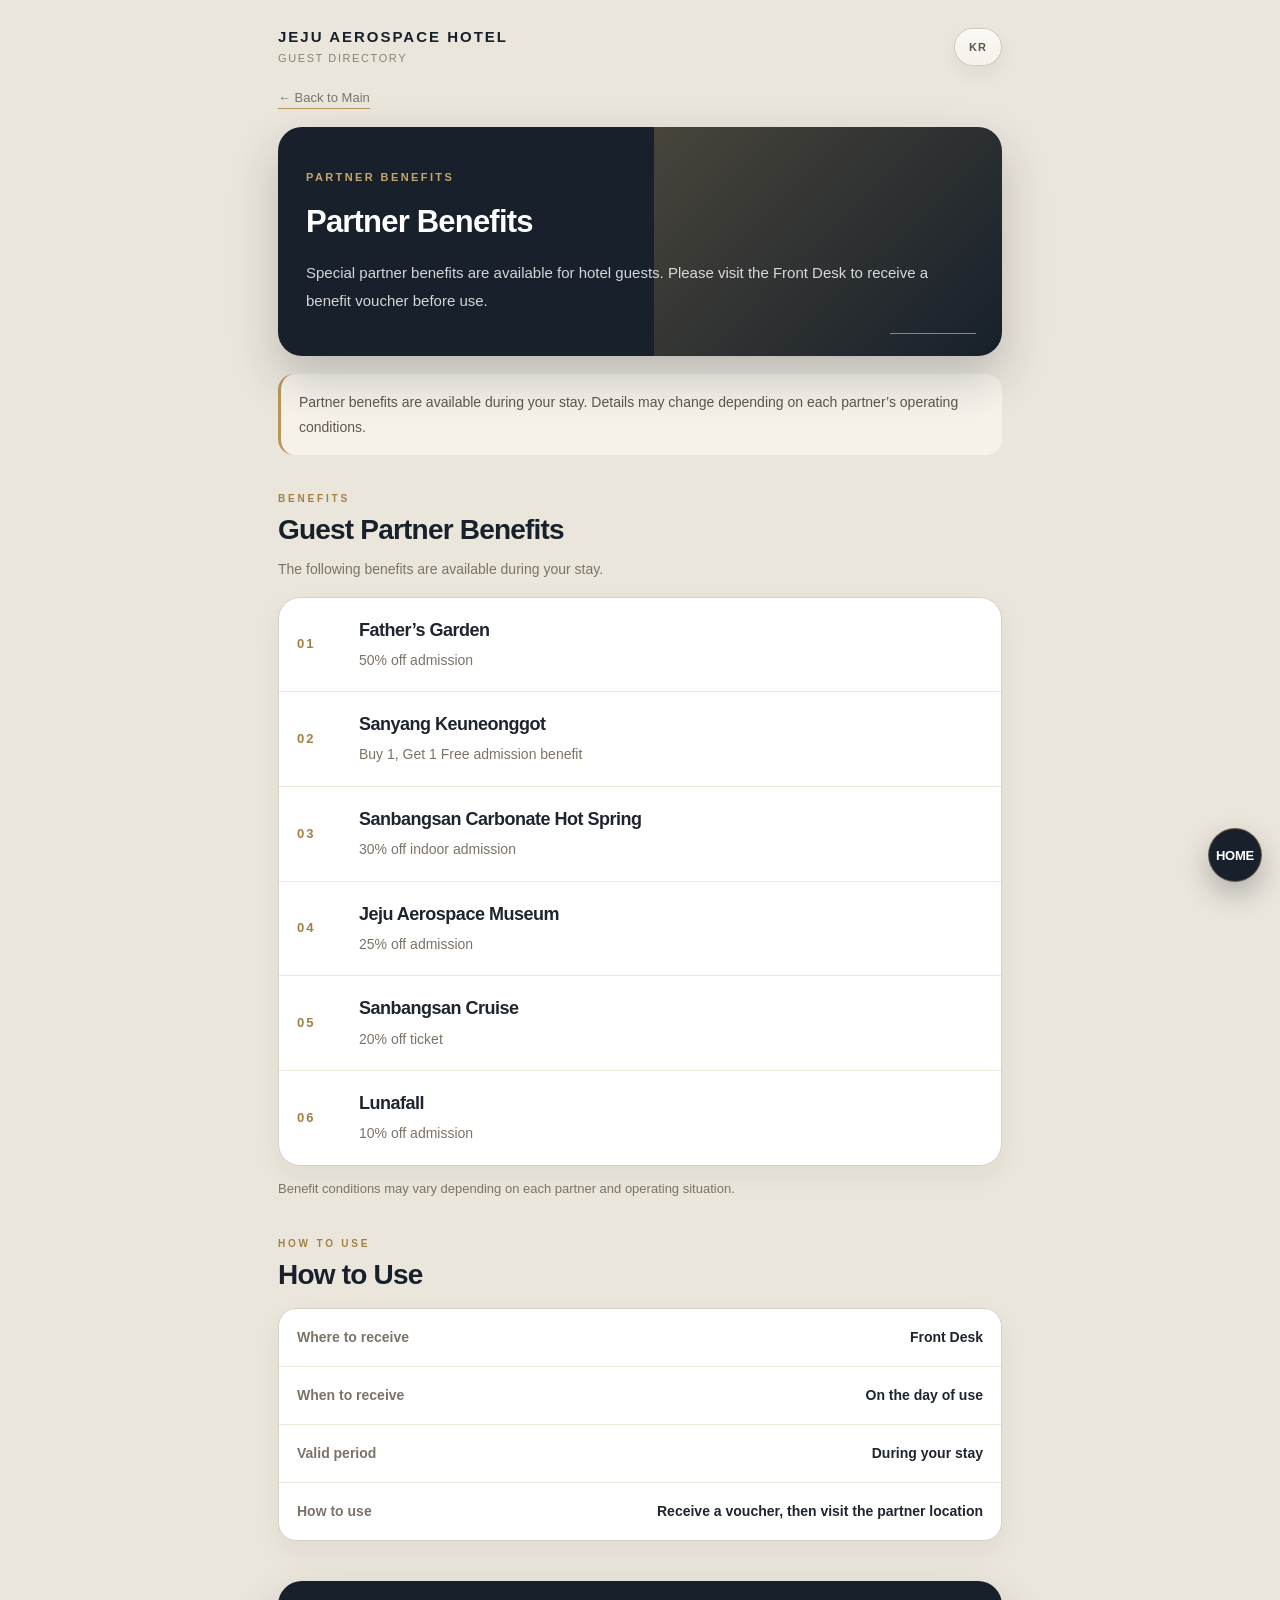
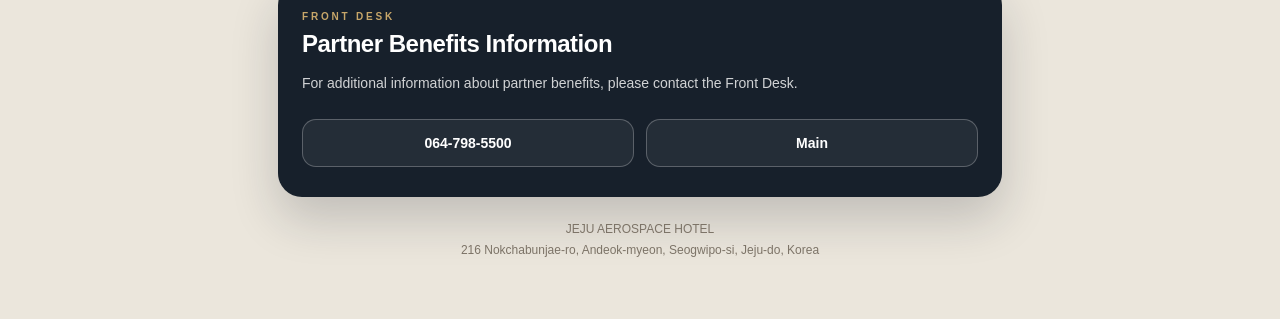
<file: en/benefits.html>
<!DOCTYPE html>
<html lang="en">
<head>
  <meta charset="UTF-8" />
  <meta name="viewport" content="width=device-width, initial-scale=1.0" />
  <title>Partner Benefits | JEJU AEROSPACE HOTEL</title>

  <!-- Google Tag Manager -->
  <script>(function(w,d,s,l,i){w[l]=w[l]||[];w[l].push({'gtm.start':
  new Date().getTime(),event:'gtm.js'});var f=d.getElementsByTagName(s)[0],
  j=d.createElement(s),dl=l!='dataLayer'?'&l='+l:'';j.async=true;j.src=
  'https://www.googletagmanager.com/gtm.js?id='+i+dl;f.parentNode.insertBefore(j,f);
  })(window,document,'script','dataLayer','GTM-KJN6C6B9');</script>
  <!-- End Google Tag Manager -->

  <link rel="stylesheet" href="../style.css" />
</head>

<body>
  <!-- Google Tag Manager (noscript) -->
  <noscript><iframe src="https://www.googletagmanager.com/ns.html?id=GTM-KJN6C6B9"
  height="0" width="0" style="display:none;visibility:hidden"></iframe></noscript>
  <!-- End Google Tag Manager (noscript) -->

  <main class="page">

    <header class="topbar">
      <div>
        <div class="brand-main">JEJU AEROSPACE HOTEL</div>
        <div class="brand-sub">Guest Directory</div>
      </div>
      <a class="language" href="../benefits.html" aria-label="Korean version">KR</a>
    </header>

    <a class="back-link" href="index.html">← Back to Main</a>

    <section class="hero">
      <div class="hero-inner">
        <span class="kicker">Partner Benefits</span>
        <h1>Partner Benefits</h1>
        <p>
          Special partner benefits are available for hotel guests.
          Please visit the Front Desk to receive a benefit voucher before use.
        </p>
      </div>
    </section>

    <div class="notice">
      Partner benefits are available during your stay.
      Details may change depending on each partner’s operating conditions.
    </div>

    <section class="section">
      <div class="section-header">
        <span class="section-label">Benefits</span>
        <h2 class="section-title">Guest Partner Benefits</h2>
        <p class="section-desc">
          The following benefits are available during your stay.
        </p>
      </div>

      <div class="benefit-list">
        <div class="benefit-card">
          <div class="benefit-no">01</div>
          <div>
            <div class="benefit-title">Father’s Garden</div>
            <div class="benefit-desc">50% off admission</div>
          </div>
        </div>

        <div class="benefit-card">
          <div class="benefit-no">02</div>
          <div>
            <div class="benefit-title">Sanyang Keuneonggot</div>
            <div class="benefit-desc">Buy 1, Get 1 Free admission benefit</div>
          </div>
        </div>

        <div class="benefit-card">
          <div class="benefit-no">03</div>
          <div>
            <div class="benefit-title">Sanbangsan Carbonate Hot Spring</div>
            <div class="benefit-desc">30% off indoor admission</div>
          </div>
        </div>

        <div class="benefit-card">
          <div class="benefit-no">04</div>
          <div>
            <div class="benefit-title">Jeju Aerospace Museum</div>
            <div class="benefit-desc">25% off admission</div>
          </div>
        </div>

        <div class="benefit-card">
          <div class="benefit-no">05</div>
          <div>
            <div class="benefit-title">Sanbangsan Cruise</div>
            <div class="benefit-desc">20% off ticket</div>
          </div>
        </div>

        <div class="benefit-card">
          <div class="benefit-no">06</div>
          <div>
            <div class="benefit-title">Lunafall</div>
            <div class="benefit-desc">10% off admission</div>
          </div>
        </div>
      </div>

      <div class="sub-note">
        Benefit conditions may vary depending on each partner and operating situation.
      </div>
    </section>

    <section class="section">
      <div class="section-header">
        <span class="section-label">How to Use</span>
        <h2 class="section-title">How to Use</h2>
      </div>

      <div class="info-table">
        <div class="info-row">
          <div class="info-label">Where to receive</div>
          <div class="info-value">Front Desk</div>
        </div>

        <div class="info-row">
          <div class="info-label">When to receive</div>
          <div class="info-value">On the day of use</div>
        </div>

        <div class="info-row">
          <div class="info-label">Valid period</div>
          <div class="info-value">During your stay</div>
        </div>

        <div class="info-row">
          <div class="info-label">How to use</div>
          <div class="info-value">Receive a voucher, then visit the partner location</div>
        </div>
      </div>
    </section>

    <section class="contact" id="front">
      <span class="section-label">Front Desk</span>
      <h2>Partner Benefits Information</h2>
      <p>
        For additional information about partner benefits, please contact the Front Desk.
      </p>

      <div class="contact-actions">
        <a class="contact-button" href="tel:0647985500">064-798-5500</a>
        <a class="contact-button" href="index.html">Main</a>
      </div>
    </section>

    <footer class="footer">
      JEJU AEROSPACE HOTEL<br>
      216 Nokchabunjae-ro, Andeok-myeon, Seogwipo-si, Jeju-do, Korea
    </footer>

    <a class="floating-home" href="index.html">HOME</a>

  </main>
</body>
</html>
</file>
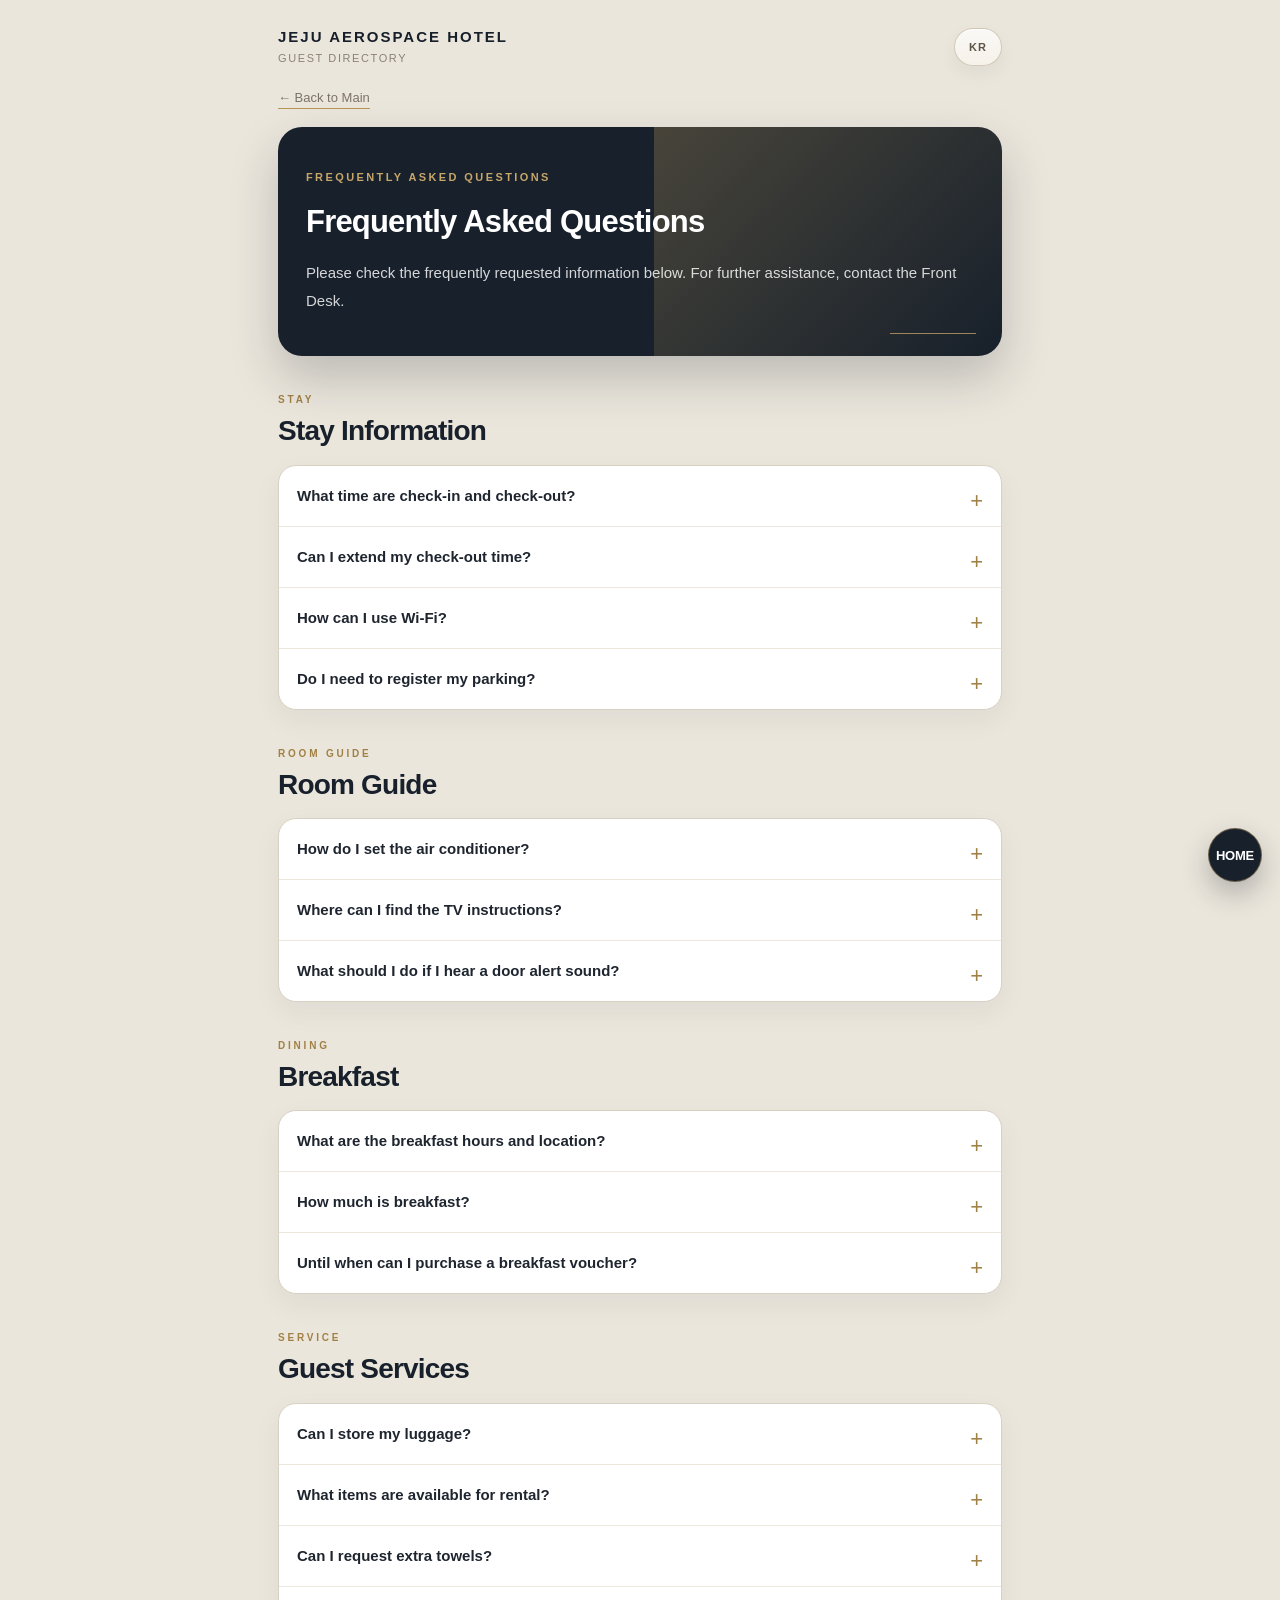
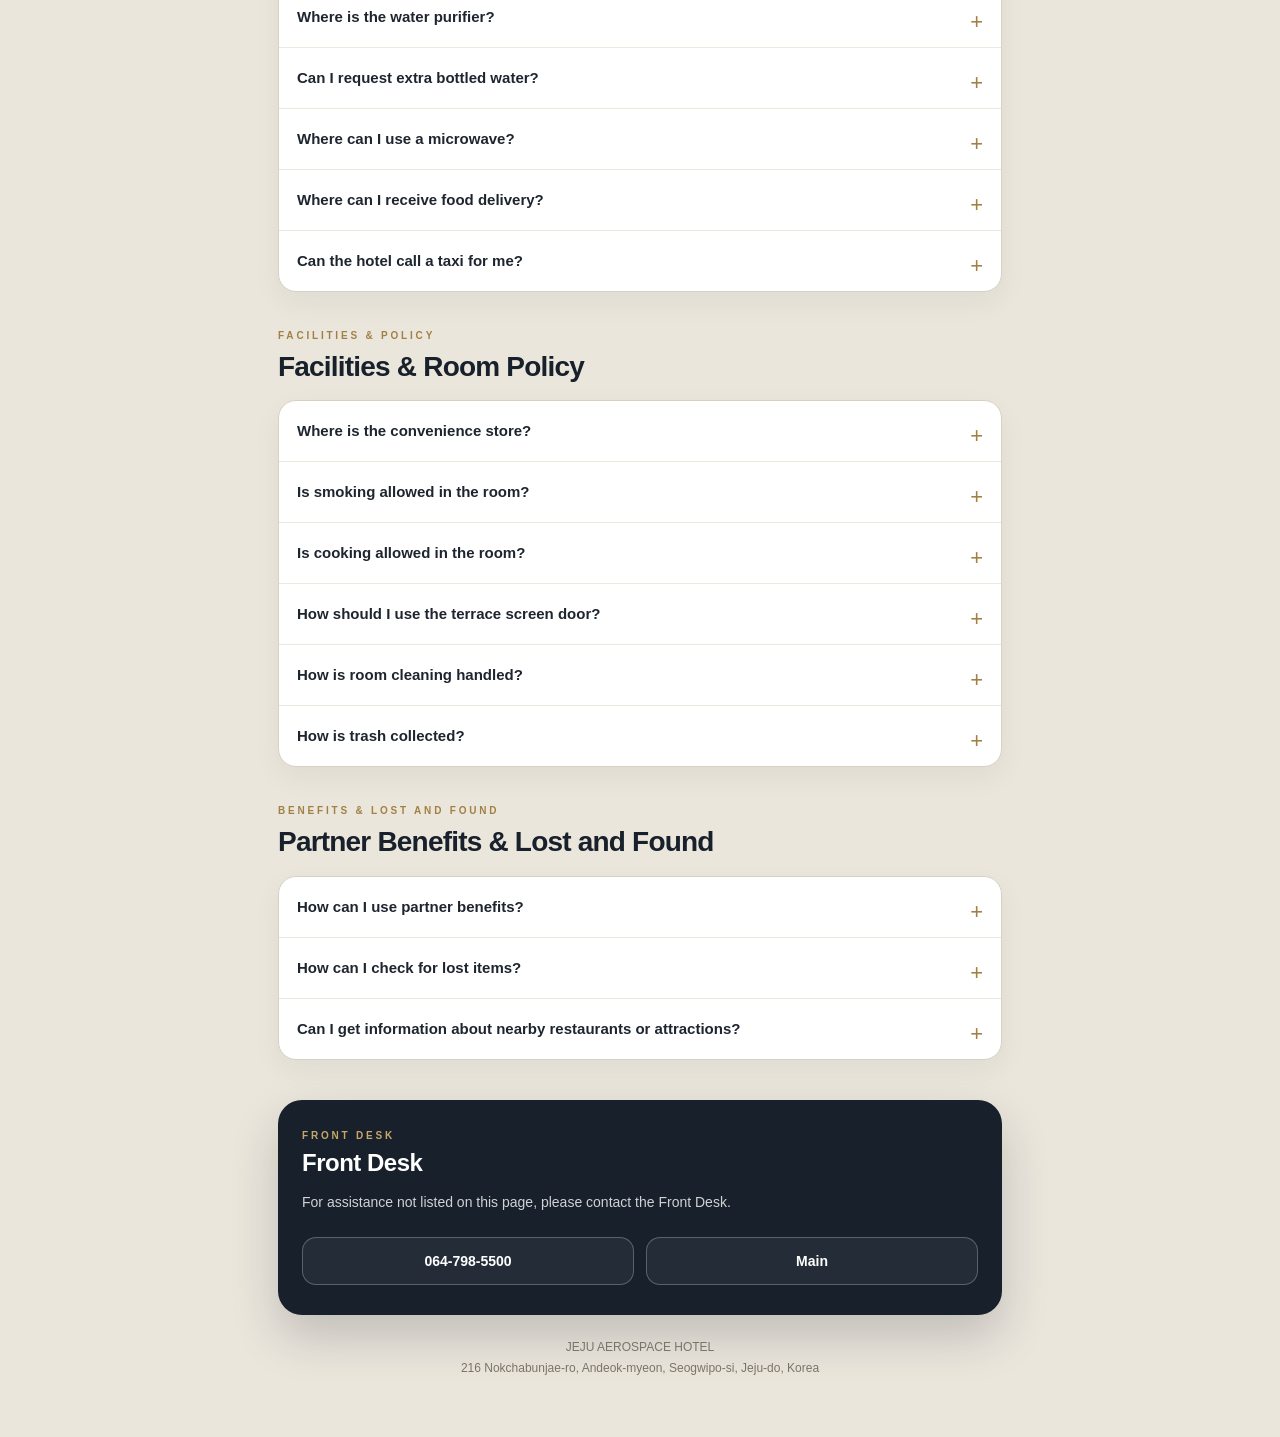
<file: en/faq.html>
<!DOCTYPE html>
<html lang="en">
<head>
  <meta charset="UTF-8" />
  <meta name="viewport" content="width=device-width, initial-scale=1.0" />
  <title>FAQ | JEJU AEROSPACE HOTEL</title>

  <!-- Google Tag Manager -->
  <script>(function(w,d,s,l,i){w[l]=w[l]||[];w[l].push({'gtm.start':
  new Date().getTime(),event:'gtm.js'});var f=d.getElementsByTagName(s)[0],
  j=d.createElement(s),dl=l!='dataLayer'?'&l='+l:'';j.async=true;j.src=
  'https://www.googletagmanager.com/gtm.js?id='+i+dl;f.parentNode.insertBefore(j,f);
  })(window,document,'script','dataLayer','GTM-KJN6C6B9');</script>
  <!-- End Google Tag Manager -->

  <link rel="stylesheet" href="../style.css" />
</head>

<body>
  <!-- Google Tag Manager (noscript) -->
  <noscript><iframe src="https://www.googletagmanager.com/ns.html?id=GTM-KJN6C6B9"
  height="0" width="0" style="display:none;visibility:hidden"></iframe></noscript>
  <!-- End Google Tag Manager (noscript) -->

  <main class="page">

    <header class="topbar">
      <div>
        <div class="brand-main">JEJU AEROSPACE HOTEL</div>
        <div class="brand-sub">Guest Directory</div>
      </div>
      <a class="language" href="../faq.html" aria-label="Korean version">KR</a>
    </header>

    <a class="back-link" href="index.html">← Back to Main</a>

    <section class="hero">
      <div class="hero-inner">
        <span class="kicker">Frequently Asked Questions</span>
        <h1>Frequently Asked Questions</h1>
        <p>
          Please check the frequently requested information below.
          For further assistance, contact the Front Desk.
        </p>
      </div>
    </section>

    <section class="section">
      <div class="section-header">
        <span class="section-label">Stay</span>
        <h2 class="section-title">Stay Information</h2>
      </div>

      <div class="faq">
        <details>
          <summary>What time are check-in and check-out?</summary>
          <p>
            Check-in is available from 3:00 PM, and check-out is until 11:00 AM.
          </p>
        </details>

        <details>
          <summary>Can I extend my check-out time?</summary>
          <p>
            Late check-out is subject to room availability on the day.
            It may be available until 2:00 PM at the latest, with an additional charge of KRW 11,000 per hour.
            Please contact the Front Desk for assistance.
          </p>
        </details>

        <details>
          <summary>How can I use Wi-Fi?</summary>
          <p>
            Please select the Wi-Fi network with your room number.
            No separate password is required.
          </p>
        </details>

        <details>
          <summary>Do I need to register my parking?</summary>
          <p>
            Separate parking registration is not required.
            Please provide your vehicle number to the Front Desk upon check-in.
          </p>
        </details>
      </div>
    </section>

    <section class="section">
      <div class="section-header">
        <span class="section-label">Room Guide</span>
        <h2 class="section-title">Room Guide</h2>
      </div>

      <div class="faq">
        <details>
          <summary>How do I set the air conditioner?</summary>
          <p>
            Please set the operation mode on the remote control screen to “Cooling.”
            If the air conditioner does not work properly after setting it, please contact the Front Desk.
          </p>
        </details>

        <details>
          <summary>Where can I find the TV instructions?</summary>
          <p>
            Please refer to the instructions on the back of the TV remote control.
          </p>
        </details>

        <details>
          <summary>What should I do if I hear a door alert sound?</summary>
          <p>
            If you hear a door alert sound, please push the room door firmly until it is fully closed.
          </p>
        </details>
      </div>
    </section>

    <section class="section">
      <div class="section-header">
        <span class="section-label">Dining</span>
        <h2 class="section-title">Breakfast</h2>
      </div>

      <div class="faq">
        <details>
          <summary>What are the breakfast hours and location?</summary>
          <p>
            Breakfast is available from 7:00 AM to 10:00 AM.
            Last entry is at 9:30 AM.
            Breakfast is served on the 1st floor of Building A.
          </p>
        </details>

        <details>
          <summary>How much is breakfast?</summary>
          <p>
            Breakfast is available at an advance discount rate when purchased by the previous day.
          </p>

          <div class="price-box">
            Adult advance purchase: KRW 15,000<br>
            Adult same-day purchase: KRW 17,600<br>
            Child: KRW 12,100<br><br>
            Breakfast vouchers purchased at the advance discount rate are non-refundable.
          </div>
        </details>

        <details>
          <summary>Until when can I purchase a breakfast voucher?</summary>
          <p>
            Advance discount breakfast vouchers can be purchased until 11:30 PM on the previous day.
            Same-day breakfast vouchers can be purchased until 9:20 AM on the day of use.
          </p>
        </details>
      </div>
    </section>

    <section class="section">
      <div class="section-header">
        <span class="section-label">Service</span>
        <h2 class="section-title">Guest Services</h2>
      </div>

      <div class="faq">
        <details>
          <summary>Can I store my luggage?</summary>
          <p>
            Luggage storage is available before check-in and after check-out.
          </p>
        </details>

        <details>
          <summary>What items are available for rental?</summary>
          <p>
            Some items such as wine openers, chargers, and converters may be available for rental.
            Rental items are limited in quantity. Please return them to the Front Desk after use.
          </p>
        </details>

        <details>
          <summary>Can I request extra towels?</summary>
          <p>
            If you need extra towels, please contact the Front Desk.
          </p>
        </details>

        <details>
          <summary>Where is the water purifier?</summary>
          <p>
            Water purifiers are available on each floor of Building A.
            Guests staying in Building B may use the water purifier near the banquet hall on the lobby floor.
          </p>
        </details>

        <details>
          <summary>Can I request extra bottled water?</summary>
          <p>
            Additional bottled water can be purchased at the convenience store in the hotel.
          </p>
        </details>

        <details>
          <summary>Where can I use a microwave?</summary>
          <p>
            A microwave is available at the CU convenience store next to the Front Desk.
          </p>
        </details>

        <details>
          <summary>Where can I receive food delivery?</summary>
          <p>
            Please receive food delivery directly in the lobby in front of the Front Desk.
          </p>
        </details>

        <details>
          <summary>Can the hotel call a taxi for me?</summary>
          <p>
            The Front Desk can assist with calling a Kakao Taxi.
            Waiting time may vary depending on taxi availability.
          </p>
        </details>
      </div>
    </section>

    <section class="section">
      <div class="section-header">
        <span class="section-label">Facilities & Policy</span>
        <h2 class="section-title">Facilities & Room Policy</h2>
      </div>

      <div class="faq">
        <details>
          <summary>Where is the convenience store?</summary>
          <p>
            The CU convenience store is located next to the Front Desk.
            It is open 24 hours, and operates unmanned from 10:00 PM to 2:00 PM the following day.
            During unmanned hours, purchase of some items such as cigarettes and alcoholic beverages may be restricted.
          </p>
        </details>

        <details>
          <summary>Is smoking allowed in the room?</summary>
          <p>
            All rooms are non-smoking.
            Please use the designated smoking area.
            Additional charges may apply if smoking occurs inside the room.
          </p>
        </details>

        <details>
          <summary>Is cooking allowed in the room?</summary>
          <p>
            Cooking is not allowed inside the room.
            We appreciate your cooperation for a safe and comfortable stay.
          </p>
        </details>

        <details>
          <summary>How should I use the terrace screen door?</summary>
          <p>
            Please keep the terrace screen door closed at all times.
          </p>
        </details>

        <details>
          <summary>How is room cleaning handled?</summary>
          <p>
            Room cleaning is provided according to hotel operating standards.
            Cleaning standards and available times may vary depending on hotel operations.
          </p>
        </details>

        <details>
          <summary>How is trash collected?</summary>
          <p>
            Please leave trash in your room. It will be collected while you are out or after check-out.
          </p>
        </details>
      </div>
    </section>

    <section class="section">
      <div class="section-header">
        <span class="section-label">Benefits & Lost and Found</span>
        <h2 class="section-title">Partner Benefits & Lost and Found</h2>
      </div>

      <div class="faq">
        <details>
          <summary>How can I use partner benefits?</summary>
          <p>
            Partner benefits are available during your stay.
            Please visit the Front Desk to receive a benefit voucher before use.
          </p>
        </details>

        <details>
          <summary>How can I check for lost items?</summary>
          <p>
            Lost items found at the hotel are stored for up to 30 days.
            Please contact or visit the Front Desk for assistance with lost items.
          </p>
        </details>

        <details>
          <summary>Can I get information about nearby restaurants or attractions?</summary>
          <p>
            A nearby restaurant list and local area map are available at the Front Desk.
          </p>
        </details>
      </div>
    </section>

    <section class="contact" id="front">
      <span class="section-label">Front Desk</span>
      <h2>Front Desk</h2>
      <p>
        For assistance not listed on this page, please contact the Front Desk.
      </p>

      <div class="contact-actions">
        <a class="contact-button" href="tel:0647985500">064-798-5500</a>
        <a class="contact-button" href="index.html">Main</a>
      </div>
    </section>

    <footer class="footer">
      JEJU AEROSPACE HOTEL<br>
      216 Nokchabunjae-ro, Andeok-myeon, Seogwipo-si, Jeju-do, Korea
    </footer>

    <a class="floating-home" href="index.html">HOME</a>

  </main>
</body>
</html>
</file>
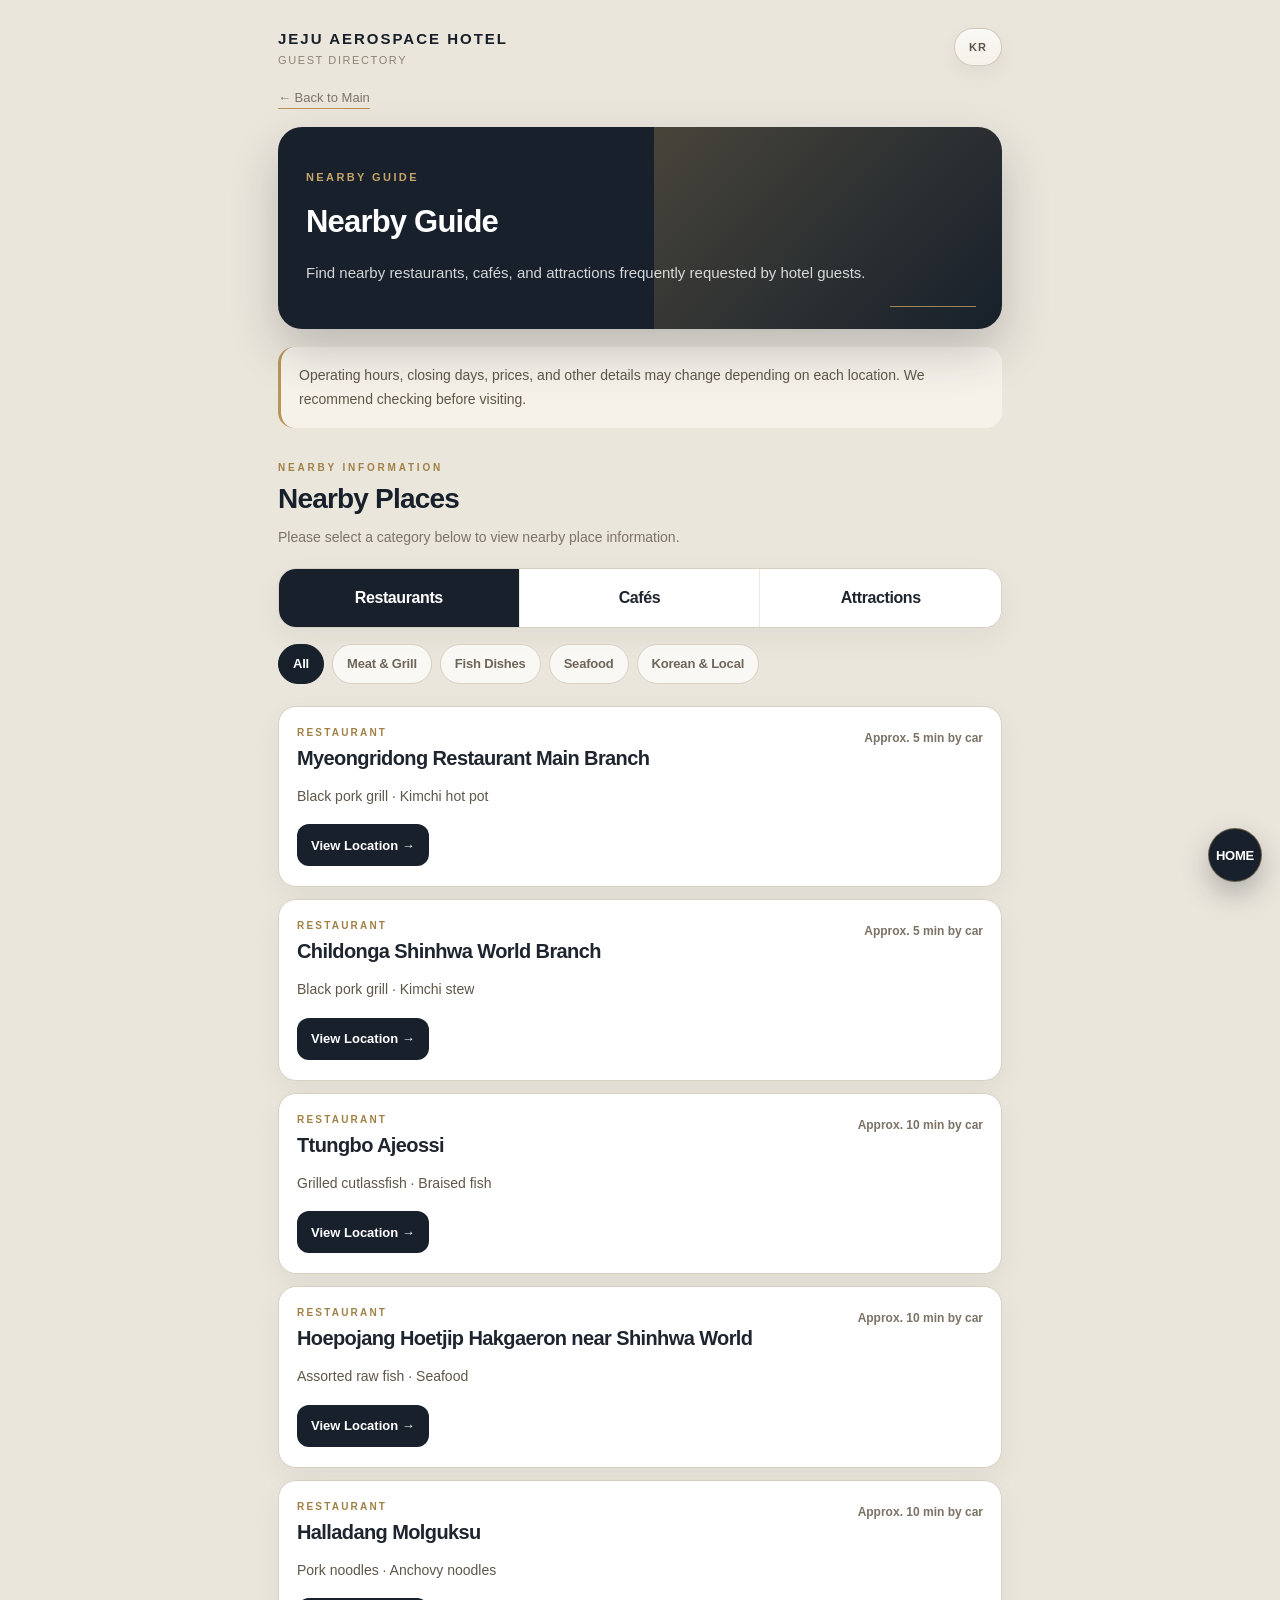
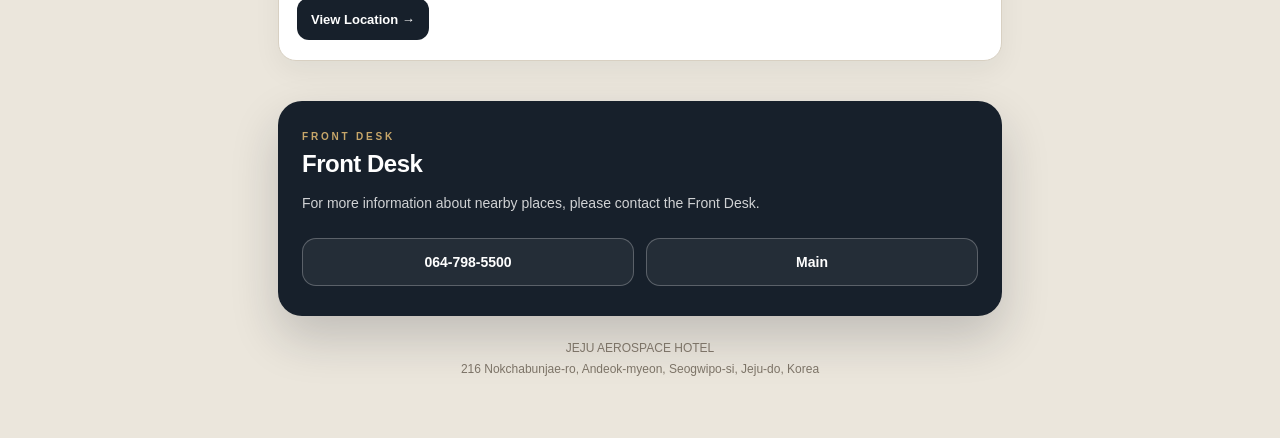
<file: en/nearby.html>
<!DOCTYPE html>
<html lang="en">
<head>
  <meta charset="UTF-8" />
  <meta name="viewport" content="width=device-width, initial-scale=1.0" />
  <title>Nearby Guide | JEJU AEROSPACE HOTEL</title>

  <!-- Google Tag Manager -->
  <script>(function(w,d,s,l,i){w[l]=w[l]||[];w[l].push({'gtm.start':
  new Date().getTime(),event:'gtm.js'});var f=d.getElementsByTagName(s)[0],
  j=d.createElement(s),dl=l!='dataLayer'?'&l='+l:'';j.async=true;j.src=
  'https://www.googletagmanager.com/gtm.js?id='+i+dl;f.parentNode.insertBefore(j,f);
  })(window,document,'script','dataLayer','GTM-KJN6C6B9');</script>
  <!-- End Google Tag Manager -->

  <link rel="stylesheet" href="../style.css" />
</head>

<body>
  <!-- Google Tag Manager (noscript) -->
  <noscript><iframe src="https://www.googletagmanager.com/ns.html?id=GTM-KJN6C6B9"
  height="0" width="0" style="display:none;visibility:hidden"></iframe></noscript>
  <!-- End Google Tag Manager (noscript) -->

  <main class="page">

    <header class="topbar">
      <div class="topbar-brand">
        <div class="brand-main">JEJU AEROSPACE HOTEL</div>
        <div class="brand-sub">Guest Directory</div>
      </div>

      <div class="topbar-actions">
        <a class="language" href="../nearby.html" aria-label="Korean version">KR</a>
      </div>
    </header>

    <a class="back-link" href="index.html">← Back to Main</a>

    <section class="hero">
      <div class="hero-inner">
        <span class="kicker">Nearby Guide</span>
        <h1>Nearby Guide</h1>
        <p>
          Find nearby restaurants, cafés, and attractions frequently requested by hotel guests.
        </p>
      </div>
    </section>

    <div class="notice">
      Operating hours, closing days, prices, and other details may change depending on each location.
      We recommend checking before visiting.
    </div>

    <section class="section nearby-section">
      <div class="section-header">
        <span class="section-label">Nearby Information</span>
        <h2 class="section-title">Nearby Places</h2>
        <p class="section-desc">
          Please select a category below to view nearby place information.
        </p>
      </div>

      <div class="nearby-tabs" role="tablist" aria-label="Nearby guide categories">
        <button
          class="nearby-tab is-active"
          type="button"
          role="tab"
          aria-selected="true"
          aria-controls="nearby-restaurant"
          data-nearby-tab="restaurant"
        >
          Restaurants
        </button>

        <button
          class="nearby-tab"
          type="button"
          role="tab"
          aria-selected="false"
          aria-controls="nearby-cafe"
          data-nearby-tab="cafe"
        >
          Cafés
        </button>

        <button
          class="nearby-tab"
          type="button"
          role="tab"
          aria-selected="false"
          aria-controls="nearby-tour"
          data-nearby-tab="tour"
        >
          Attractions
        </button>
      </div>

      <div class="nearby-panel is-active" id="nearby-restaurant" role="tabpanel" data-nearby-panel="restaurant">

        <div class="restaurant-filter-wrap">

          <div class="restaurant-filters" role="tablist" aria-label="Restaurant categories">
            <button
              class="restaurant-filter is-active"
              type="button"
              data-restaurant-filter="all"
              aria-selected="true"
            >
              All
            </button>

            <button
              class="restaurant-filter"
              type="button"
              data-restaurant-filter="meat"
              aria-selected="false"
            >
              Meat & Grill
            </button>

            <button
              class="restaurant-filter"
              type="button"
              data-restaurant-filter="fish"
              aria-selected="false"
            >
              Fish Dishes
            </button>

            <button
              class="restaurant-filter"
              type="button"
              data-restaurant-filter="seafood"
              aria-selected="false"
            >
              Seafood
            </button>

            <button
              class="restaurant-filter"
              type="button"
              data-restaurant-filter="local"
              aria-selected="false"
            >
              Korean & Local
            </button>
          </div>
        </div>

        <div class="nearby-list">

          <article class="nearby-card" data-restaurant-category="meat">
            <div class="nearby-card-head">
              <div>
                <div class="nearby-category">Restaurant</div>
                <h3>Myeongridong Restaurant Main Branch</h3>
              </div>
              <span class="nearby-distance">Approx. 5 min by car</span>
            </div>

            <p>
              Black pork grill · Kimchi hot pot
            </p>

            <a class="nearby-button" href="https://map.naver.com/p/search/%EB%AA%85%EB%A6%AC%EB%8F%99%EC%8B%9D%EB%8B%B9/place/16891414?c=13.82,0,0,0,dh&placePath=%2Fhome%3Fbk_query%3D%EB%AA%85%EB%A6%AC%EB%8F%99%EC%8B%9D%EB%8B%B9%26entry%3Dbmp%26from%3Dmap%26fromPanelNum%3D2%26timestamp%3D202607090101%26locale%3Dko%26svcName%3Dmap_pcv5%26searchText%3D%EB%AA%85%EB%A6%AC%EB%8F%99%EC%8B%9D%EB%8B%B9" target="_blank" rel="noopener">
              View Location →
            </a>
          </article>

          <article class="nearby-card" data-restaurant-category="meat">
            <div class="nearby-card-head">
              <div>
                <div class="nearby-category">Restaurant</div>
                <h3>Childonga Shinhwa World Branch</h3>
              </div>
              <span class="nearby-distance">Approx. 5 min by car</span>
            </div>

            <p>
              Black pork grill · Kimchi stew
            </p>

            <a class="nearby-button" href="https://map.naver.com/p/search/%EC%B9%A0%EB%8F%88%EA%B0%80/place/1462473274?c=13.00,0,0,0,dh&placePath=%2Fhome%3Fentry%3Dbmp%26from%3Dmap%26fromPanelNum%3D2%26timestamp%3D202607090136%26locale%3Dko%26svcName%3Dmap_pcv5%26searchText%3D%EC%B9%A0%EB%8F%88%EA%B0%80" target="_blank" rel="noopener">
              View Location →
            </a>
          </article>

          <article class="nearby-card" data-restaurant-category="fish">
            <div class="nearby-card-head">
              <div>
                <div class="nearby-category">Restaurant</div>
                <h3>Ttungbo Ajeossi</h3>
              </div>
              <span class="nearby-distance">Approx. 10 min by car</span>
            </div>

            <p>
              Grilled cutlassfish · Braised fish
            </p>

            <a class="nearby-button" href="https://map.naver.com/p/entry/place/1803980882?c=14.61,0,0,0,dh&placePath=%2Freview%3FadditionalHeight%3D76%26fromPanelNum%3D1%26locale%3Dko%26svcName%3Dmap_pcv5%26timestamp%3D202607090144" target="_blank" rel="noopener">
              View Location →
            </a>
          </article>

          <article class="nearby-card" data-restaurant-category="seafood">
            <div class="nearby-card-head">
              <div>
                <div class="nearby-category">Restaurant</div>
                <h3>Hoepojang Hoetjip Hakgaeron near Shinhwa World</h3>
              </div>
              <span class="nearby-distance">Approx. 10 min by car</span>
            </div>

            <p>
              Assorted raw fish · Seafood
            </p>

            <a class="nearby-button" href="https://map.naver.com/p/entry/place/1542639862?c=13.00,0,0,0,dh&placePath=%2Fhome%3Ffrom%3Dmap%26fromPanelNum%3D1%26additionalHeight%3D76%26timestamp%3D202607090153%26locale%3Dko%26svcName%3Dmap_pcv5" target="_blank" rel="noopener">
              View Location →
            </a>
          </article>

          <article class="nearby-card" data-restaurant-category="local">
            <div class="nearby-card-head">
              <div>
                <div class="nearby-category">Restaurant</div>
                <h3>Halladang Molguksu</h3>
              </div>
              <span class="nearby-distance">Approx. 10 min by car</span>
            </div>

            <p>
              Pork noodles · Anchovy noodles
            </p>

            <a class="nearby-button" href="https://map.naver.com/p/entry/place/32689164?c=12.00,0,0,0,dh&placePath=%2Fhome%3Ffrom%3Dmap%26fromPanelNum%3D1%26additionalHeight%3D76%26timestamp%3D202607090201%26locale%3Dko%26svcName%3Dmap_pcv5" target="_blank" rel="noopener">
              View Location →
            </a>
          </article>

          <!-- To add another restaurant, copy the format below.
          Use one of the following data-restaurant-category values:

          Meat & Grill: meat
          Fish Dishes: fish
          Seafood: seafood
          Korean & Local: local

          <article class="nearby-card" data-restaurant-category="meat">
            <div class="nearby-card-head">
              <div>
                <div class="nearby-category">Restaurant</div>
                <h3>Restaurant Name</h3>
              </div>
              <span class="nearby-distance">Approx. 00 min by car</span>
            </div>

            <p>
              Food category · Short description
            </p>

            <a class="nearby-button" href="#" target="_blank" rel="noopener">
              View Location →
            </a>
          </article>
          -->

        </div>
      </div>

      <div class="nearby-panel" id="nearby-cafe" role="tabpanel" data-nearby-panel="cafe" hidden>
        <div class="nearby-list">

          <article class="nearby-card">
            <div class="nearby-card-head">
              <div>
                <div class="nearby-category">Cafe</div>
                <h3>Café information coming soon</h3>
              </div>
              <span class="nearby-distance">Front Desk</span>
            </div>
            <p>
              Nearby café information is available at the Front Desk.
              This page will be updated as information becomes available.
            </p>
          </article>

          <!-- To add a café, copy the format below.
          <article class="nearby-card">
            <div class="nearby-card-head">
              <div>
                <div class="nearby-category">Cafe</div>
                <h3>Café Name</h3>
              </div>
              <span class="nearby-distance">Approx. 00 min by car</span>
            </div>
            <p>
              Café category · Short description
            </p>

            <a class="nearby-button" href="#" target="_blank" rel="noopener">
              View Location →
            </a>
          </article>
          -->

        </div>
      </div>

      <div class="nearby-panel" id="nearby-tour" role="tabpanel" data-nearby-panel="tour" hidden>
        <div class="nearby-list">

          <article class="nearby-card">
            <div class="nearby-card-head">
              <div>
                <div class="nearby-category">Tour</div>
                <h3>Attraction information coming soon</h3>
              </div>
              <span class="nearby-distance">Front Desk</span>
            </div>
            <p>
              Nearby attraction information is available at the Front Desk.
              This page will be updated as information becomes available.
            </p>
          </article>

          <!-- To add an attraction, copy the format below.
          <article class="nearby-card">
            <div class="nearby-card-head">
              <div>
                <div class="nearby-category">Tour</div>
                <h3>Place Name</h3>
              </div>
              <span class="nearby-distance">Approx. 00 min by car</span>
            </div>
            <p>
              Place category · Short description
            </p>

            <a class="nearby-button" href="#" target="_blank" rel="noopener">
              View Location →
            </a>
          </article>
          -->

        </div>
      </div>
    </section>

    <section class="contact">
      <span class="section-label">Front Desk</span>
      <h2>Front Desk</h2>
      <p>
        For more information about nearby places, please contact the Front Desk.
      </p>

      <div class="contact-actions">
        <a class="contact-button" href="tel:0647985500">
          064-798-5500
        </a>

        <a class="contact-button" href="index.html">
          Main
        </a>
      </div>
    </section>

    <footer class="footer">
      JEJU AEROSPACE HOTEL<br>
      216 Nokchabunjae-ro, Andeok-myeon, Seogwipo-si, Jeju-do, Korea
    </footer>

    <a class="floating-home" href="index.html">HOME</a>

  </main>

  <script>
    const nearbyTabs = document.querySelectorAll('.nearby-tab');
    const nearbyPanels = document.querySelectorAll('.nearby-panel');

    nearbyTabs.forEach(function(tab) {
      tab.addEventListener('click', function() {
        const target = tab.dataset.nearbyTab;

        nearbyTabs.forEach(function(item) {
          item.classList.remove('is-active');
          item.setAttribute('aria-selected', 'false');
        });

        nearbyPanels.forEach(function(panel) {
          panel.classList.remove('is-active');
          panel.hidden = true;
        });

        tab.classList.add('is-active');
        tab.setAttribute('aria-selected', 'true');

        const activePanel = document.querySelector('[data-nearby-panel="' + target + '"]');
        if (activePanel) {
          activePanel.hidden = false;
          activePanel.classList.add('is-active');
        }

        window.dataLayer = window.dataLayer || [];
        window.dataLayer.push({
          event: 'nearby_tab_click',
          nearby_tab: target
        });
      });
    });

    const restaurantFilters = document.querySelectorAll('.restaurant-filter');
    const restaurantCards = document.querySelectorAll('[data-restaurant-category]');

    restaurantFilters.forEach(function(filter) {
      filter.addEventListener('click', function() {
        const target = filter.dataset.restaurantFilter;

        restaurantFilters.forEach(function(item) {
          item.classList.remove('is-active');
          item.setAttribute('aria-selected', 'false');
        });

        filter.classList.add('is-active');
        filter.setAttribute('aria-selected', 'true');

        restaurantCards.forEach(function(card) {
          const category = card.dataset.restaurantCategory;

          if (target === 'all' || category === target) {
            card.hidden = false;
          } else {
            card.hidden = true;
          }
        });

        window.dataLayer = window.dataLayer || [];
        window.dataLayer.push({
          event: 'restaurant_filter_click',
          restaurant_filter: target
        });
      });
    });
  </script>
</body>
</html>
</file>
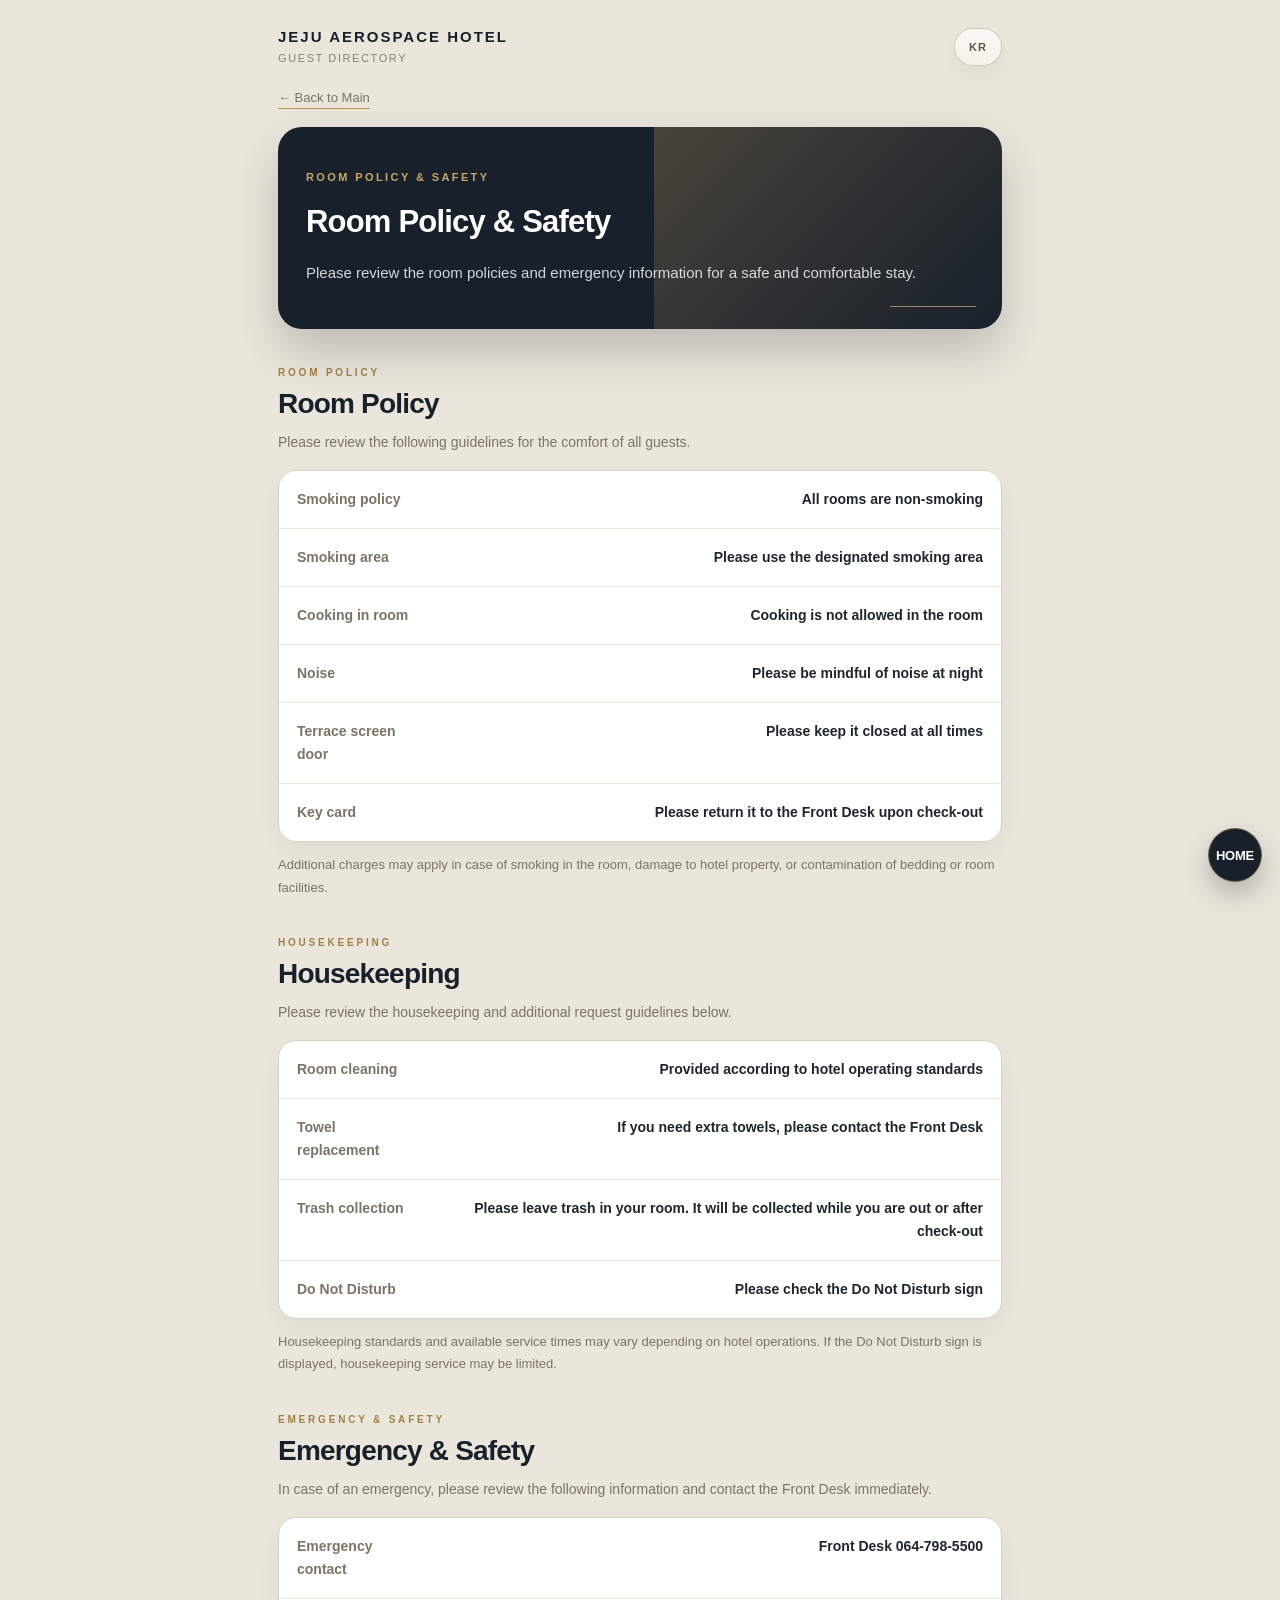
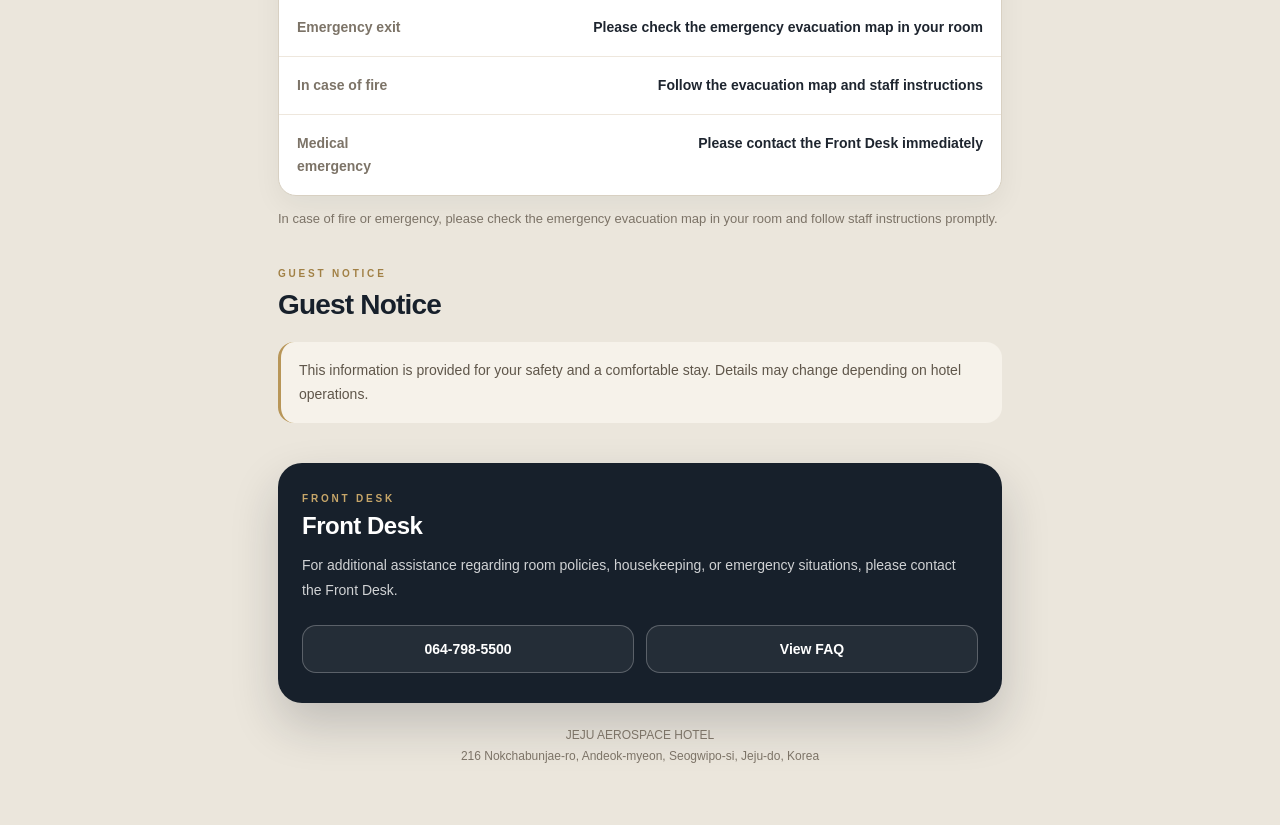
<file: en/policy.html>
<!DOCTYPE html>
<html lang="en">
<head>
  <meta charset="UTF-8" />
  <meta name="viewport" content="width=device-width, initial-scale=1.0" />
  <title>Room Policy & Safety | JEJU AEROSPACE HOTEL</title>

  <!-- Google Tag Manager -->
  <script>(function(w,d,s,l,i){w[l]=w[l]||[];w[l].push({'gtm.start':
  new Date().getTime(),event:'gtm.js'});var f=d.getElementsByTagName(s)[0],
  j=d.createElement(s),dl=l!='dataLayer'?'&l='+l:'';j.async=true;j.src=
  'https://www.googletagmanager.com/gtm.js?id='+i+dl;f.parentNode.insertBefore(j,f);
  })(window,document,'script','dataLayer','GTM-KJN6C6B9');</script>
  <!-- End Google Tag Manager -->

  <link rel="stylesheet" href="../style.css" />
</head>

<body>
  <!-- Google Tag Manager (noscript) -->
  <noscript><iframe src="https://www.googletagmanager.com/ns.html?id=GTM-KJN6C6B9"
  height="0" width="0" style="display:none;visibility:hidden"></iframe></noscript>
  <!-- End Google Tag Manager (noscript) -->

  <main class="page">

    <header class="topbar">
      <div>
        <div class="brand-main">JEJU AEROSPACE HOTEL</div>
        <div class="brand-sub">Guest Directory</div>
      </div>
      <a class="language" href="../policy.html" aria-label="Korean version">KR</a>
    </header>

    <a class="back-link" href="index.html">← Back to Main</a>

    <section class="hero">
      <div class="hero-inner">
        <span class="kicker">Room Policy & Safety</span>
        <h1>Room Policy & Safety</h1>
        <p>
          Please review the room policies and emergency information for a safe and comfortable stay.
        </p>
      </div>
    </section>

    <section class="section" id="room-policy">
      <div class="section-header">
        <span class="section-label">Room Policy</span>
        <h2 class="section-title">Room Policy</h2>
        <p class="section-desc">
          Please review the following guidelines for the comfort of all guests.
        </p>
      </div>

      <div class="info-table">
        <div class="info-row">
          <div class="info-label">Smoking policy</div>
          <div class="info-value">All rooms are non-smoking</div>
        </div>

        <div class="info-row">
          <div class="info-label">Smoking area</div>
          <div class="info-value">Please use the designated smoking area</div>
        </div>

        <div class="info-row">
          <div class="info-label">Cooking in room</div>
          <div class="info-value">Cooking is not allowed in the room</div>
        </div>

        <div class="info-row">
          <div class="info-label">Noise</div>
          <div class="info-value">Please be mindful of noise at night</div>
        </div>

        <div class="info-row">
          <div class="info-label">Terrace screen door</div>
          <div class="info-value">Please keep it closed at all times</div>
        </div>

        <div class="info-row">
          <div class="info-label">Key card</div>
          <div class="info-value">Please return it to the Front Desk upon check-out</div>
        </div>
      </div>

      <div class="sub-note">
        Additional charges may apply in case of smoking in the room, damage to hotel property,
        or contamination of bedding or room facilities.
      </div>
    </section>

    <section class="section" id="housekeeping">
      <div class="section-header">
        <span class="section-label">Housekeeping</span>
        <h2 class="section-title">Housekeeping</h2>
        <p class="section-desc">
          Please review the housekeeping and additional request guidelines below.
        </p>
      </div>

      <div class="info-table">
        <div class="info-row">
          <div class="info-label">Room cleaning</div>
          <div class="info-value">Provided according to hotel operating standards</div>
        </div>

        <div class="info-row">
          <div class="info-label">Towel replacement</div>
          <div class="info-value">If you need extra towels, please contact the Front Desk</div>
        </div>

        <div class="info-row">
          <div class="info-label">Trash collection</div>
          <div class="info-value">Please leave trash in your room. It will be collected while you are out or after check-out</div>
        </div>

        <div class="info-row">
          <div class="info-label">Do Not Disturb</div>
          <div class="info-value">Please check the Do Not Disturb sign</div>
        </div>
      </div>

      <div class="sub-note">
        Housekeeping standards and available service times may vary depending on hotel operations.
        If the Do Not Disturb sign is displayed, housekeeping service may be limited.
      </div>
    </section>

    <section class="section" id="safety">
      <div class="section-header">
        <span class="section-label">Emergency & Safety</span>
        <h2 class="section-title">Emergency & Safety</h2>
        <p class="section-desc">
          In case of an emergency, please review the following information and contact the Front Desk immediately.
        </p>
      </div>

      <div class="info-table">
        <div class="info-row">
          <div class="info-label">Emergency contact</div>
          <div class="info-value">Front Desk 064-798-5500</div>
        </div>

        <div class="info-row">
          <div class="info-label">Emergency exit</div>
          <div class="info-value">Please check the emergency evacuation map in your room</div>
        </div>

        <div class="info-row">
          <div class="info-label">In case of fire</div>
          <div class="info-value">Follow the evacuation map and staff instructions</div>
        </div>

        <div class="info-row">
          <div class="info-label">Medical emergency</div>
          <div class="info-value">Please contact the Front Desk immediately</div>
        </div>
      </div>

      <div class="sub-note">
        In case of fire or emergency, please check the emergency evacuation map in your room
        and follow staff instructions promptly.
      </div>
    </section>

    <section class="section" id="notice">
      <div class="section-header">
        <span class="section-label">Guest Notice</span>
        <h2 class="section-title">Guest Notice</h2>
      </div>

      <div class="notice">
        This information is provided for your safety and a comfortable stay.
        Details may change depending on hotel operations.
      </div>
    </section>

    <section class="contact" id="front">
      <span class="section-label">Front Desk</span>
      <h2>Front Desk</h2>
      <p>
        For additional assistance regarding room policies, housekeeping, or emergency situations,
        please contact the Front Desk.
      </p>

      <div class="contact-actions">
        <a class="contact-button" href="tel:0647985500">064-798-5500</a>
        <a class="contact-button" href="faq.html">View FAQ</a>
      </div>
    </section>

    <footer class="footer">
      JEJU AEROSPACE HOTEL<br>
      216 Nokchabunjae-ro, Andeok-myeon, Seogwipo-si, Jeju-do, Korea
    </footer>

    <a class="floating-home" href="index.html">HOME</a>

  </main>
</body>
</html>
</file>
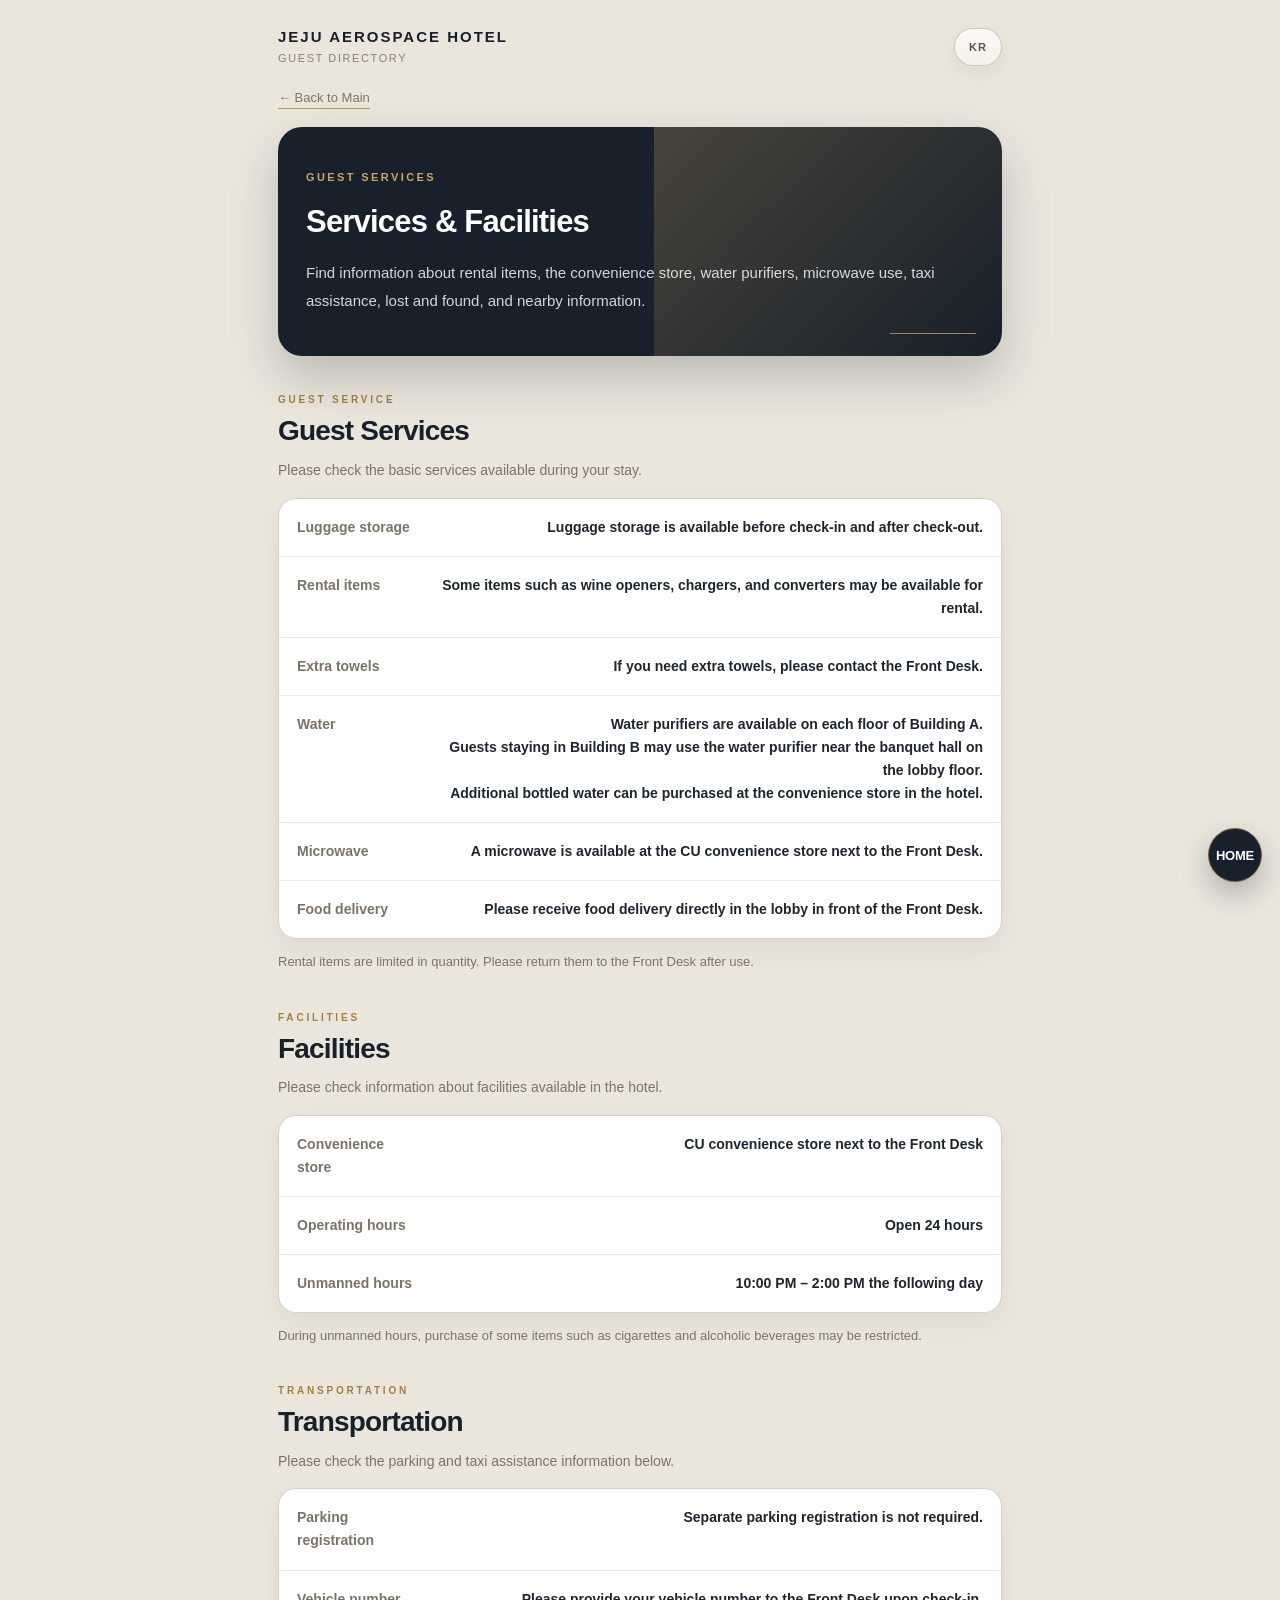
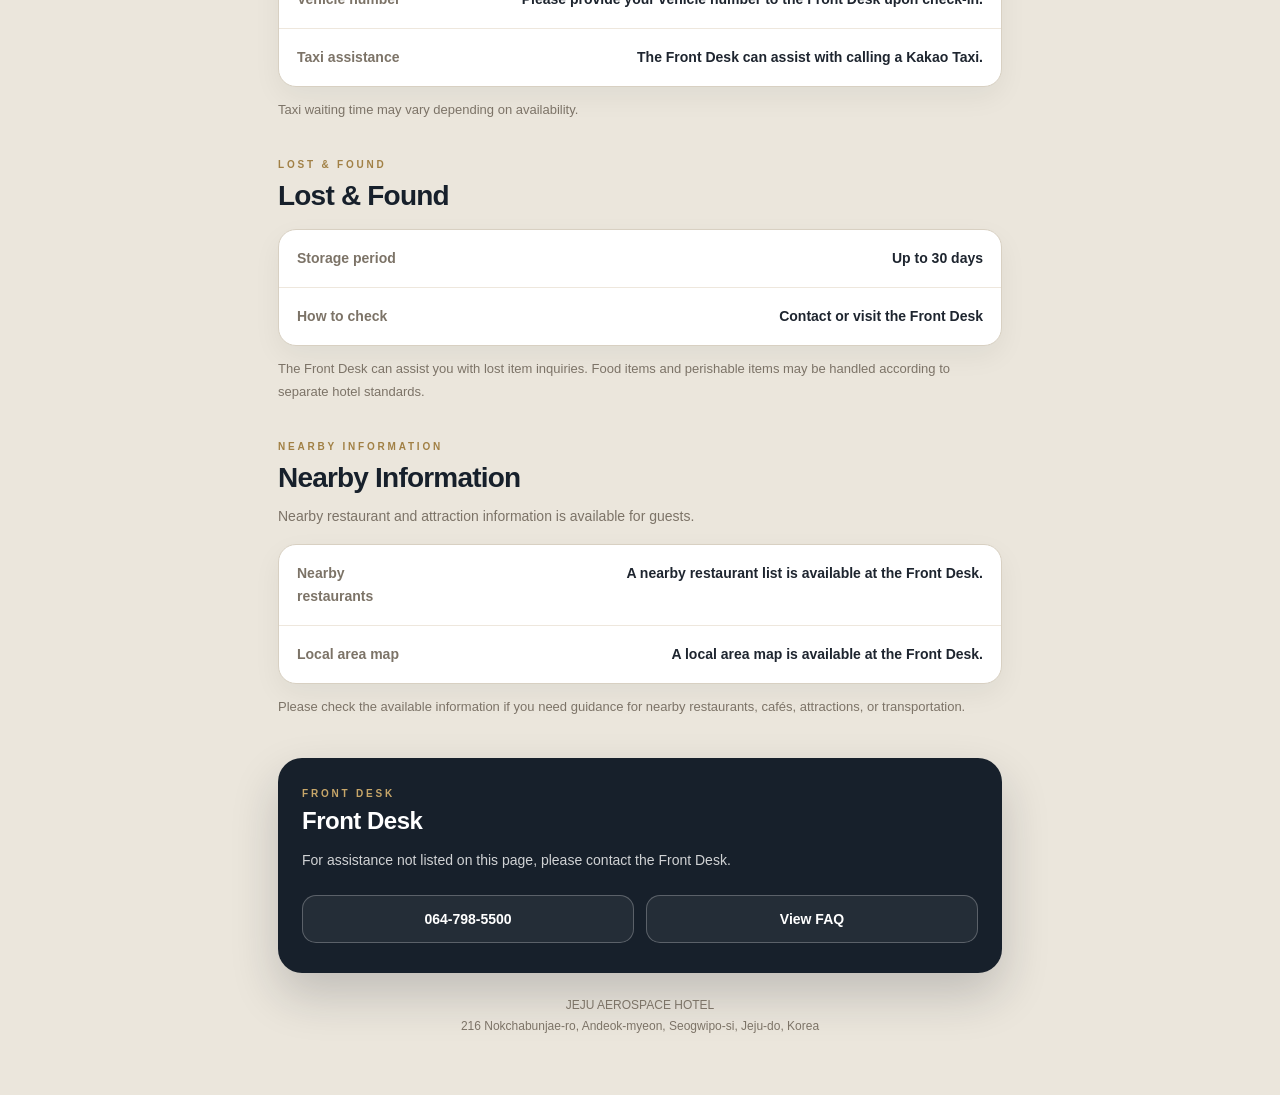
<file: en/service.html>
<!DOCTYPE html>
<html lang="en">
<head>
  <meta charset="UTF-8" />
  <meta name="viewport" content="width=device-width, initial-scale=1.0" />
  <title>Services & Facilities | JEJU AEROSPACE HOTEL</title>

  <!-- Google Tag Manager -->
  <script>(function(w,d,s,l,i){w[l]=w[l]||[];w[l].push({'gtm.start':
  new Date().getTime(),event:'gtm.js'});var f=d.getElementsByTagName(s)[0],
  j=d.createElement(s),dl=l!='dataLayer'?'&l='+l:'';j.async=true;j.src=
  'https://www.googletagmanager.com/gtm.js?id='+i+dl;f.parentNode.insertBefore(j,f);
  })(window,document,'script','dataLayer','GTM-KJN6C6B9');</script>
  <!-- End Google Tag Manager -->

  <link rel="stylesheet" href="../style.css" />
</head>

<body>
  <!-- Google Tag Manager (noscript) -->
  <noscript><iframe src="https://www.googletagmanager.com/ns.html?id=GTM-KJN6C6B9"
  height="0" width="0" style="display:none;visibility:hidden"></iframe></noscript>
  <!-- End Google Tag Manager (noscript) -->

  <main class="page">

    <header class="topbar">
      <div>
        <div class="brand-main">JEJU AEROSPACE HOTEL</div>
        <div class="brand-sub">Guest Directory</div>
      </div>
      <a class="language" href="../service.html" aria-label="Korean version">KR</a>
    </header>

    <a class="back-link" href="index.html">← Back to Main</a>

    <section class="hero">
      <div class="hero-inner">
        <span class="kicker">Guest Services</span>
        <h1>Services & Facilities</h1>
        <p>
          Find information about rental items, the convenience store, water purifiers,
          microwave use, taxi assistance, lost and found, and nearby information.
        </p>
      </div>
    </section>

    <section class="section" id="service">
      <div class="section-header">
        <span class="section-label">Guest Service</span>
        <h2 class="section-title">Guest Services</h2>
        <p class="section-desc">
          Please check the basic services available during your stay.
        </p>
      </div>

      <div class="info-table">
        <div class="info-row">
          <div class="info-label">Luggage storage</div>
          <div class="info-value">Luggage storage is available before check-in and after check-out.</div>
        </div>

        <div class="info-row">
          <div class="info-label">Rental items</div>
          <div class="info-value">Some items such as wine openers, chargers, and converters may be available for rental.</div>
        </div>

        <div class="info-row">
          <div class="info-label">Extra towels</div>
          <div class="info-value">If you need extra towels, please contact the Front Desk.</div>
        </div>

        <div class="info-row">
          <div class="info-label">Water</div>
          <div class="info-value">
            Water purifiers are available on each floor of Building A.<br>
            Guests staying in Building B may use the water purifier near the banquet hall on the lobby floor.<br>
            Additional bottled water can be purchased at the convenience store in the hotel.
          </div>
        </div>

        <div class="info-row">
          <div class="info-label">Microwave</div>
          <div class="info-value">A microwave is available at the CU convenience store next to the Front Desk.</div>
        </div>

        <div class="info-row">
          <div class="info-label">Food delivery</div>
          <div class="info-value">Please receive food delivery directly in the lobby in front of the Front Desk.</div>
        </div>
      </div>

      <div class="sub-note">
        Rental items are limited in quantity. Please return them to the Front Desk after use.
      </div>
    </section>

    <section class="section" id="facility">
      <div class="section-header">
        <span class="section-label">Facilities</span>
        <h2 class="section-title">Facilities</h2>
        <p class="section-desc">
          Please check information about facilities available in the hotel.
        </p>
      </div>

      <div class="info-table">
        <div class="info-row">
          <div class="info-label">Convenience store</div>
          <div class="info-value">CU convenience store next to the Front Desk</div>
        </div>

        <div class="info-row">
          <div class="info-label">Operating hours</div>
          <div class="info-value">Open 24 hours</div>
        </div>

        <div class="info-row">
          <div class="info-label">Unmanned hours</div>
          <div class="info-value">10:00 PM – 2:00 PM the following day</div>
        </div>
      </div>

      <div class="sub-note">
        During unmanned hours, purchase of some items such as cigarettes and alcoholic beverages may be restricted.
      </div>
    </section>

    <section class="section" id="transport">
      <div class="section-header">
        <span class="section-label">Transportation</span>
        <h2 class="section-title">Transportation</h2>
        <p class="section-desc">
          Please check the parking and taxi assistance information below.
        </p>
      </div>

      <div class="info-table">
        <div class="info-row">
          <div class="info-label">Parking registration</div>
          <div class="info-value">Separate parking registration is not required.</div>
        </div>

        <div class="info-row">
          <div class="info-label">Vehicle number</div>
          <div class="info-value">Please provide your vehicle number to the Front Desk upon check-in.</div>
        </div>

        <div class="info-row">
          <div class="info-label">Taxi assistance</div>
          <div class="info-value">The Front Desk can assist with calling a Kakao Taxi.</div>
        </div>
      </div>

      <div class="sub-note">
        Taxi waiting time may vary depending on availability.
      </div>
    </section>

    <section class="section" id="lost">
      <div class="section-header">
        <span class="section-label">Lost & Found</span>
        <h2 class="section-title">Lost & Found</h2>
      </div>

      <div class="info-table">
        <div class="info-row">
          <div class="info-label">Storage period</div>
          <div class="info-value">Up to 30 days</div>
        </div>

        <div class="info-row">
          <div class="info-label">How to check</div>
          <div class="info-value">Contact or visit the Front Desk</div>
        </div>
      </div>

      <div class="sub-note">
        The Front Desk can assist you with lost item inquiries.
        Food items and perishable items may be handled according to separate hotel standards.
      </div>
    </section>

    <section class="section" id="nearby">
      <div class="section-header">
        <span class="section-label">Nearby Information</span>
        <h2 class="section-title">Nearby Information</h2>
        <p class="section-desc">
          Nearby restaurant and attraction information is available for guests.
        </p>
      </div>

      <div class="info-table">
        <div class="info-row">
          <div class="info-label">Nearby restaurants</div>
          <div class="info-value">A nearby restaurant list is available at the Front Desk.</div>
        </div>

        <div class="info-row">
          <div class="info-label">Local area map</div>
          <div class="info-value">A local area map is available at the Front Desk.</div>
        </div>
      </div>

      <div class="sub-note">
        Please check the available information if you need guidance for nearby restaurants, cafés, attractions, or transportation.
      </div>
    </section>

    <section class="contact" id="front">
      <span class="section-label">Front Desk</span>
      <h2>Front Desk</h2>
      <p>
        For assistance not listed on this page, please contact the Front Desk.
      </p>

      <div class="contact-actions">
        <a class="contact-button" href="tel:0647985500">064-798-5500</a>
        <a class="contact-button" href="faq.html">View FAQ</a>
      </div>
    </section>

    <footer class="footer">
      JEJU AEROSPACE HOTEL<br>
      216 Nokchabunjae-ro, Andeok-myeon, Seogwipo-si, Jeju-do, Korea
    </footer>

    <a class="floating-home" href="index.html">HOME</a>

  </main>
</body>
</html>
</file>
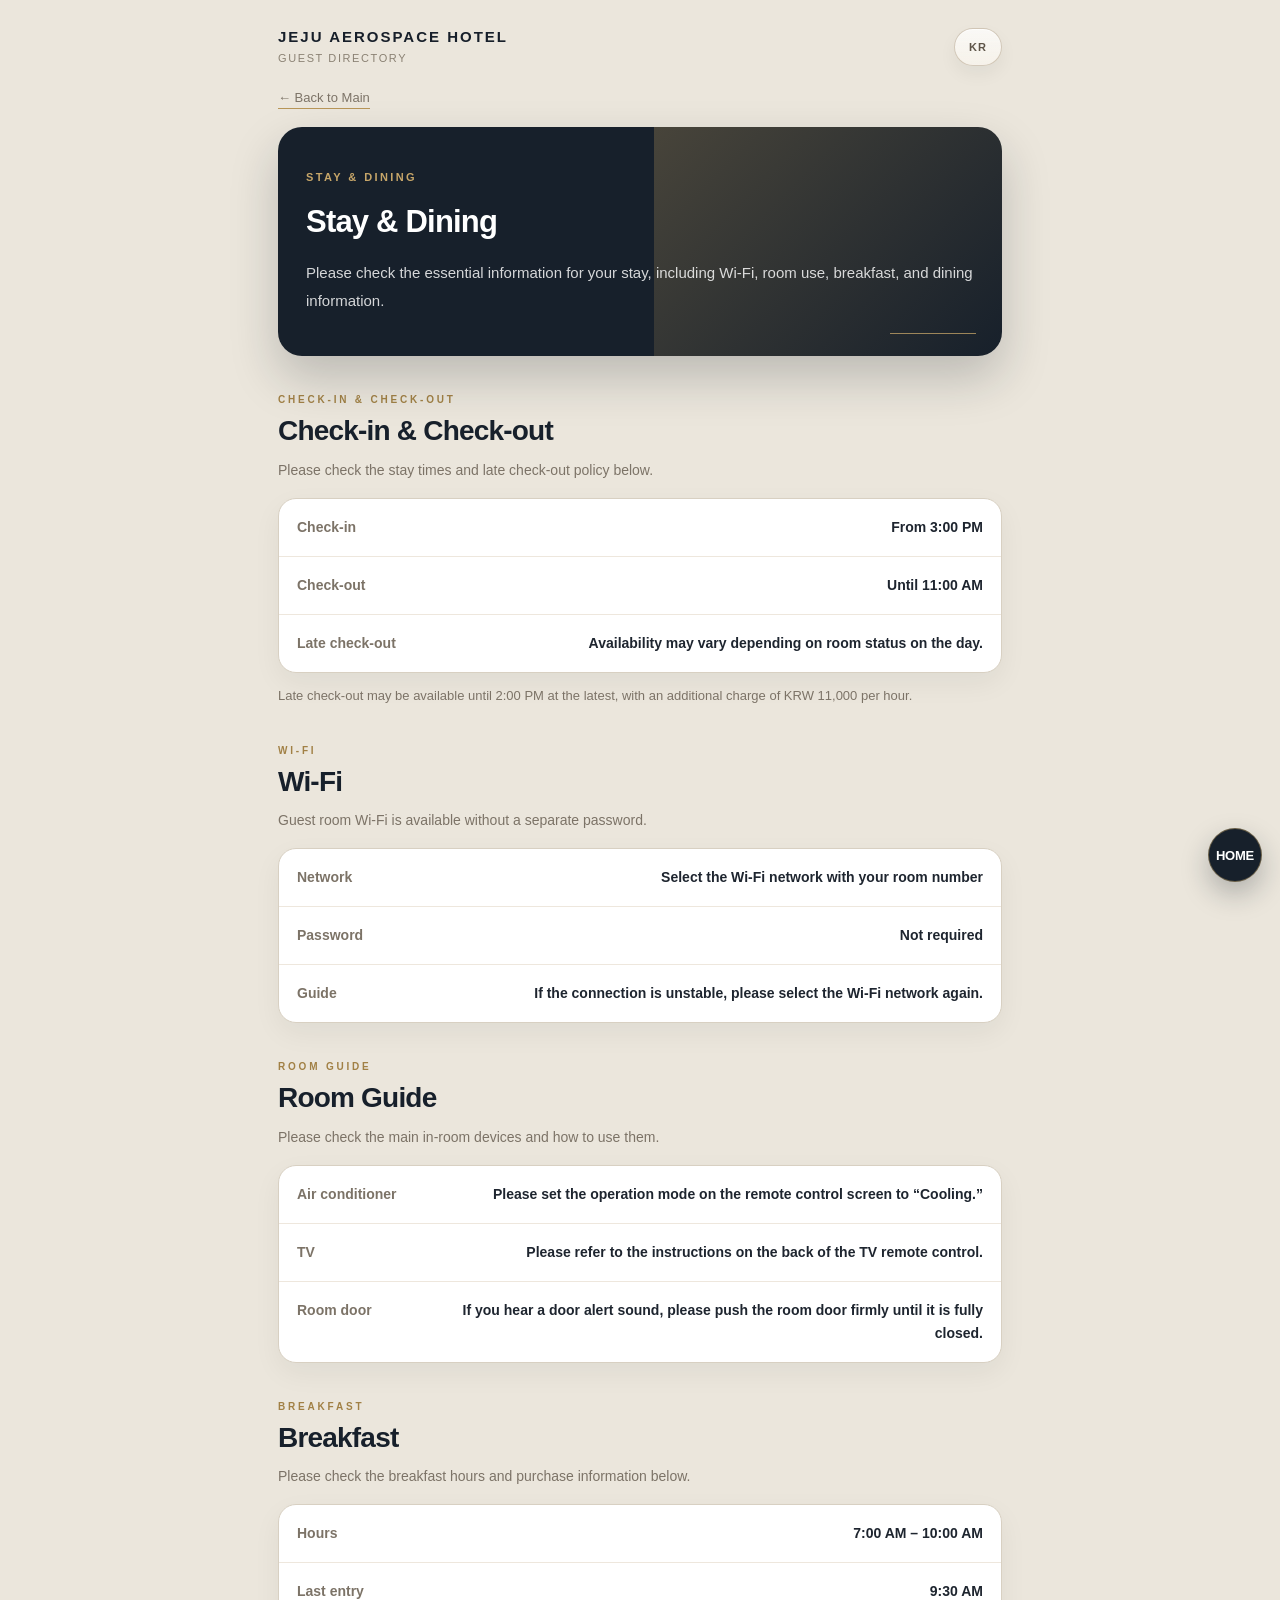
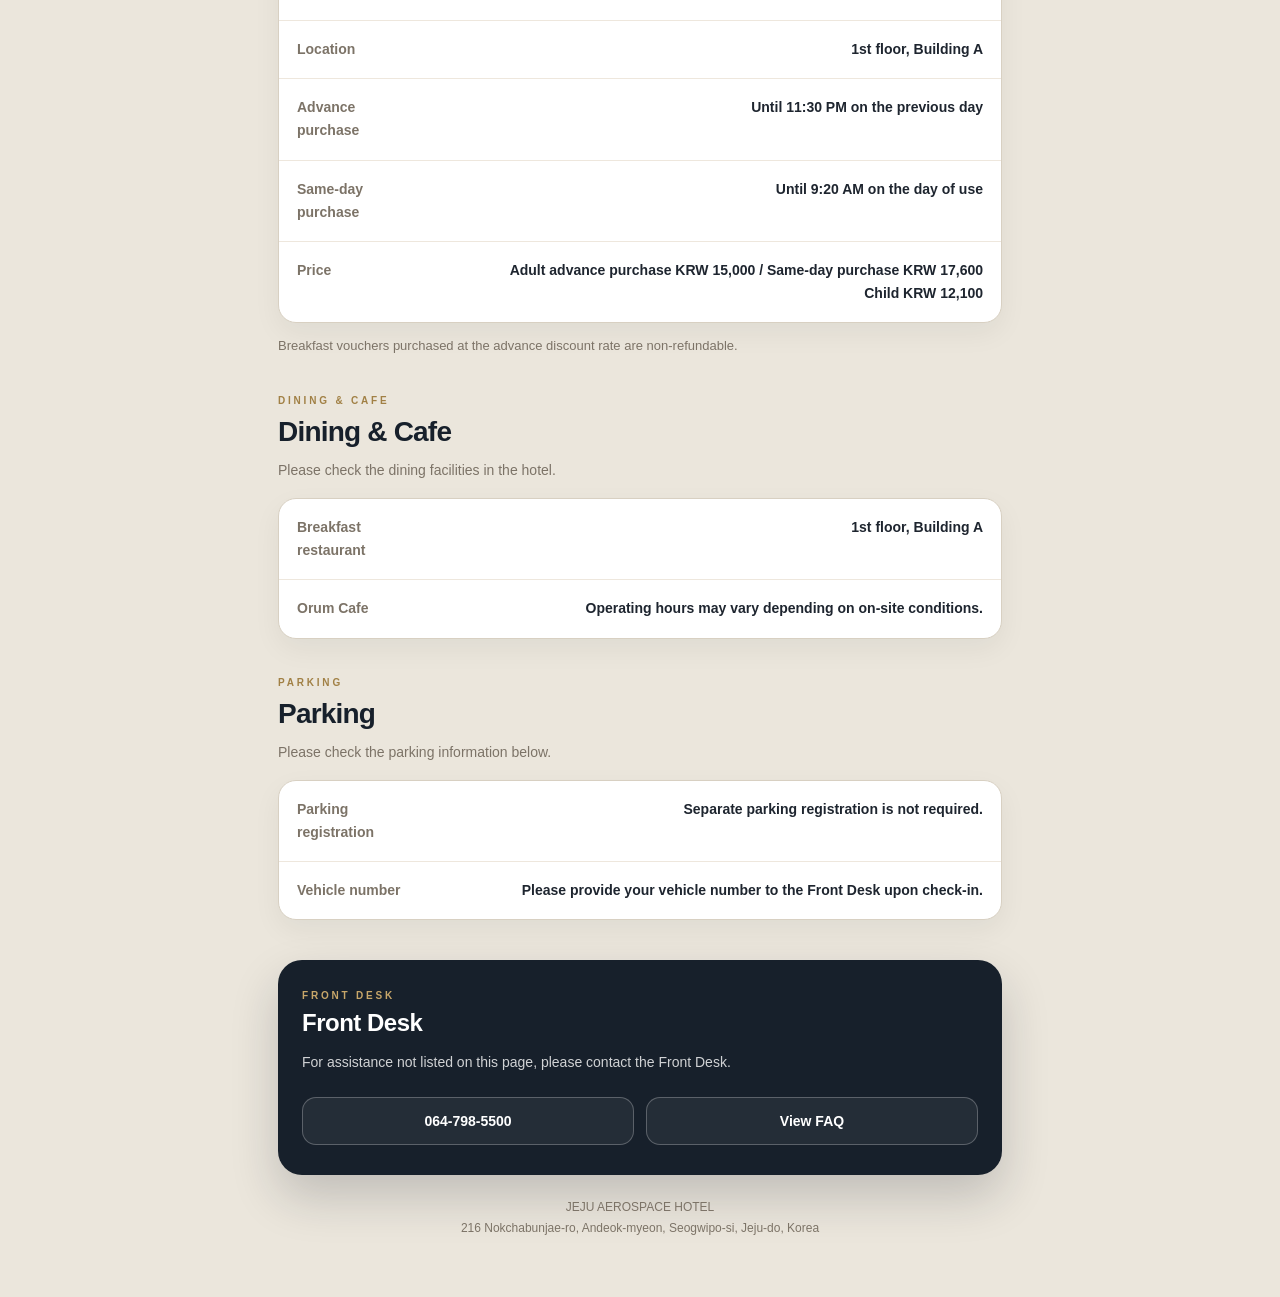
<file: en/stay.html>
<!DOCTYPE html>
<html lang="en">
<head>
  <meta charset="UTF-8" />
  <meta name="viewport" content="width=device-width, initial-scale=1.0" />
  <title>Stay & Dining | JEJU AEROSPACE HOTEL</title>

  <!-- Google Tag Manager -->
  <script>(function(w,d,s,l,i){w[l]=w[l]||[];w[l].push({'gtm.start':
  new Date().getTime(),event:'gtm.js'});var f=d.getElementsByTagName(s)[0],
  j=d.createElement(s),dl=l!='dataLayer'?'&l='+l:'';j.async=true;j.src=
  'https://www.googletagmanager.com/gtm.js?id='+i+dl;f.parentNode.insertBefore(j,f);
  })(window,document,'script','dataLayer','GTM-KJN6C6B9');</script>
  <!-- End Google Tag Manager -->

  <link rel="stylesheet" href="../style.css" />
</head>

<body>
  <!-- Google Tag Manager (noscript) -->
  <noscript><iframe src="https://www.googletagmanager.com/ns.html?id=GTM-KJN6C6B9"
  height="0" width="0" style="display:none;visibility:hidden"></iframe></noscript>
  <!-- End Google Tag Manager (noscript) -->

  <main class="page">

    <header class="topbar">
      <div>
        <div class="brand-main">JEJU AEROSPACE HOTEL</div>
        <div class="brand-sub">Guest Directory</div>
      </div>
      <a class="language" href="../stay.html" aria-label="Korean version">KR</a>
    </header>

    <a class="back-link" href="index.html">← Back to Main</a>

    <section class="hero">
      <div class="hero-inner">
        <span class="kicker">Stay & Dining</span>
        <h1>Stay & Dining</h1>
        <p>
          Please check the essential information for your stay,
          including Wi-Fi, room use, breakfast, and dining information.
        </p>
      </div>
    </section>

    <section class="section" id="check">
      <div class="section-header">
        <span class="section-label">Check-in & Check-out</span>
        <h2 class="section-title">Check-in & Check-out</h2>
        <p class="section-desc">
          Please check the stay times and late check-out policy below.
        </p>
      </div>

      <div class="info-table">
        <div class="info-row">
          <div class="info-label">Check-in</div>
          <div class="info-value">From 3:00 PM</div>
        </div>

        <div class="info-row">
          <div class="info-label">Check-out</div>
          <div class="info-value">Until 11:00 AM</div>
        </div>

        <div class="info-row">
          <div class="info-label">Late check-out</div>
          <div class="info-value">Availability may vary depending on room status on the day.</div>
        </div>
      </div>

      <div class="sub-note">
        Late check-out may be available until 2:00 PM at the latest,
        with an additional charge of KRW 11,000 per hour.
      </div>
    </section>

    <section class="section" id="wifi">
      <div class="section-header">
        <span class="section-label">Wi-Fi</span>
        <h2 class="section-title">Wi-Fi</h2>
        <p class="section-desc">
          Guest room Wi-Fi is available without a separate password.
        </p>
      </div>

      <div class="info-table">
        <div class="info-row">
          <div class="info-label">Network</div>
          <div class="info-value">Select the Wi-Fi network with your room number</div>
        </div>

        <div class="info-row">
          <div class="info-label">Password</div>
          <div class="info-value">Not required</div>
        </div>

        <div class="info-row">
          <div class="info-label">Guide</div>
          <div class="info-value">If the connection is unstable, please select the Wi-Fi network again.</div>
        </div>
      </div>
    </section>

    <section class="section" id="room-guide">
      <div class="section-header">
        <span class="section-label">Room Guide</span>
        <h2 class="section-title">Room Guide</h2>
        <p class="section-desc">
          Please check the main in-room devices and how to use them.
        </p>
      </div>

      <div class="info-table">
        <div class="info-row">
          <div class="info-label">Air conditioner</div>
          <div class="info-value">Please set the operation mode on the remote control screen to “Cooling.”</div>
        </div>

        <div class="info-row">
          <div class="info-label">TV</div>
          <div class="info-value">Please refer to the instructions on the back of the TV remote control.</div>
        </div>

        <div class="info-row">
          <div class="info-label">Room door</div>
          <div class="info-value">If you hear a door alert sound, please push the room door firmly until it is fully closed.</div>
        </div>
      </div>
    </section>

    <section class="section" id="breakfast">
      <div class="section-header">
        <span class="section-label">Breakfast</span>
        <h2 class="section-title">Breakfast</h2>
        <p class="section-desc">
          Please check the breakfast hours and purchase information below.
        </p>
      </div>

      <div class="info-table">
        <div class="info-row">
          <div class="info-label">Hours</div>
          <div class="info-value">7:00 AM – 10:00 AM</div>
        </div>

        <div class="info-row">
          <div class="info-label">Last entry</div>
          <div class="info-value">9:30 AM</div>
        </div>

        <div class="info-row">
          <div class="info-label">Location</div>
          <div class="info-value">1st floor, Building A</div>
        </div>

        <div class="info-row">
          <div class="info-label">Advance purchase</div>
          <div class="info-value">Until 11:30 PM on the previous day</div>
        </div>

        <div class="info-row">
          <div class="info-label">Same-day purchase</div>
          <div class="info-value">Until 9:20 AM on the day of use</div>
        </div>

        <div class="info-row">
          <div class="info-label">Price</div>
          <div class="info-value">
            Adult advance purchase KRW 15,000 / Same-day purchase KRW 17,600<br>
            Child KRW 12,100
          </div>
        </div>
      </div>

      <div class="sub-note">
        Breakfast vouchers purchased at the advance discount rate are non-refundable.
      </div>
    </section>

    <section class="section" id="dining">
      <div class="section-header">
        <span class="section-label">Dining & Cafe</span>
        <h2 class="section-title">Dining & Cafe</h2>
        <p class="section-desc">
          Please check the dining facilities in the hotel.
        </p>
      </div>

      <div class="info-table">
        <div class="info-row">
          <div class="info-label">Breakfast restaurant</div>
          <div class="info-value">1st floor, Building A</div>
        </div>

        <div class="info-row">
          <div class="info-label">Orum Cafe</div>
          <div class="info-value">Operating hours may vary depending on on-site conditions.</div>
        </div>
      </div>
    </section>

    <section class="section" id="parking">
      <div class="section-header">
        <span class="section-label">Parking</span>
        <h2 class="section-title">Parking</h2>
        <p class="section-desc">
          Please check the parking information below.
        </p>
      </div>

      <div class="info-table">
        <div class="info-row">
          <div class="info-label">Parking registration</div>
          <div class="info-value">Separate parking registration is not required.</div>
        </div>

        <div class="info-row">
          <div class="info-label">Vehicle number</div>
          <div class="info-value">Please provide your vehicle number to the Front Desk upon check-in.</div>
        </div>
      </div>
    </section>

    <section class="contact" id="front">
      <span class="section-label">Front Desk</span>
      <h2>Front Desk</h2>
      <p>
        For assistance not listed on this page, please contact the Front Desk.
      </p>

      <div class="contact-actions">
        <a class="contact-button" href="tel:0647985500">064-798-5500</a>
        <a class="contact-button" href="faq.html">View FAQ</a>
      </div>
    </section>

    <footer class="footer">
      JEJU AEROSPACE HOTEL<br>
      216 Nokchabunjae-ro, Andeok-myeon, Seogwipo-si, Jeju-do, Korea
    </footer>

    <a class="floating-home" href="index.html">HOME</a>

  </main>
</body>
</html>
</file>
<file: style.css>
* {
  box-sizing: border-box;
}

html {
  scroll-behavior: smooth;
}

body {
  margin: 0;
  font-family: -apple-system, BlinkMacSystemFont, "Segoe UI", "Noto Sans KR", "Apple SD Gothic Neo", Arial, sans-serif;
  background: #ebe6dc;
  color: #1e252f;
}

a {
  color: inherit;
  text-decoration: none;
}

button,
input {
  font-family: inherit;
}

.page {
  max-width: 760px;
  margin: 0 auto;
  padding: 22px 18px 30px;
}

.topbar {
  display: flex;
  justify-content: space-between;
  align-items: flex-start;
  gap: 14px;
  padding: 6px 0 22px;
}

.topbar-brand {
  min-width: 0;
  padding-top: 2px;
}

.brand-main {
  font-size: 15px;
  font-weight: 800;
  letter-spacing: 2px;
  color: #171f2a;
  line-height: 1.2;
  white-space: nowrap;
}

.brand-sub {
  margin-top: 6px;
  font-size: 11px;
  letter-spacing: 1.6px;
  color: #8a8173;
  text-transform: uppercase;
}

.topbar-actions {
  display: flex;
  align-items: center;
  gap: 8px;
  flex-shrink: 0;
}

.language {
  height: 38px;
  min-width: 48px;
  padding: 0 13px;
  font-size: 11px;
  letter-spacing: 1.1px;
  color: #5f564a;
  border: 1px solid rgba(179, 163, 138, 0.55);
  border-radius: 999px;
  background: linear-gradient(180deg, rgba(255, 255, 255, 0.74) 0%, rgba(246, 242, 234, 0.96) 100%);
  box-shadow:
    inset 0 1px 0 rgba(255, 255, 255, 0.72),
    0 8px 18px rgba(23, 32, 43, 0.055);
  display: inline-flex;
  align-items: center;
  justify-content: center;
  font-weight: 800;
}

.search-toggle {
  height: 38px;
  border: 1px solid rgba(179, 163, 138, 0.55);
  border-radius: 999px;
  background: linear-gradient(180deg, rgba(255, 255, 255, 0.78) 0%, rgba(246, 242, 234, 0.97) 100%);
  color: #5f564a;
  font-size: 12px;
  font-weight: 800;
  letter-spacing: -0.1px;
  line-height: 1;
  display: inline-flex;
  align-items: center;
  justify-content: center;
  gap: 6px;
  cursor: pointer;
  padding: 0 13px;
  white-space: nowrap;
  box-shadow:
    inset 0 1px 0 rgba(255, 255, 255, 0.72),
    0 8px 18px rgba(23, 32, 43, 0.06);
  transition: transform 0.15s ease, box-shadow 0.15s ease, background 0.15s ease;
}

.search-mark {
  position: relative;
  width: 12px;
  height: 12px;
  display: inline-block;
  border: 2px solid #7b705f;
  border-radius: 50%;
}

.search-mark::after {
  content: "";
  position: absolute;
  width: 6px;
  height: 2px;
  right: -5px;
  bottom: -2px;
  background: #7b705f;
  border-radius: 999px;
  transform: rotate(45deg);
  transform-origin: left center;
}

.search-toggle:hover {
  background: linear-gradient(180deg, rgba(255, 255, 255, 0.88) 0%, rgba(243, 237, 227, 1) 100%);
  box-shadow:
    inset 0 1px 0 rgba(255, 255, 255, 0.78),
    0 10px 20px rgba(23, 32, 43, 0.085);
}

.search-toggle:active {
  transform: scale(0.97);
}

/* Hero */

.hero {
  background: #17202b;
  color: #fff;
  padding: 44px 28px 42px;
  position: relative;
  overflow: hidden;
  border-radius: 24px;
  box-shadow: 0 22px 48px rgba(23, 32, 43, 0.22);
}

.hero::before {
  content: "";
  position: absolute;
  right: 0;
  top: 0;
  width: 48%;
  height: 100%;
  background: linear-gradient(135deg, rgba(191, 157, 95, 0.32), rgba(255, 255, 255, 0));
  opacity: 0.9;
}

.hero::after {
  content: "";
  position: absolute;
  right: 26px;
  bottom: 22px;
  width: 86px;
  height: 1px;
  background: rgba(199, 166, 105, 0.75);
}

.hero-inner {
  position: relative;
  z-index: 1;
}

.main-hero .hero-inner {
  position: relative;
}

.hero-logo {
  position: absolute;
  top: -8px;
  right: 0;
  width: 96px;
  height: auto;
  object-fit: contain;
  display: block;
  opacity: 0.96;
  border: none;
  box-shadow: none;
  background: transparent;
}

.main-hero .kicker {
  padding-right: 122px;
}

.kicker {
  display: block;
  font-size: 11px;
  letter-spacing: 2.4px;
  color: #c7a669;
  font-weight: 700;
  text-transform: uppercase;
  margin-bottom: 20px;
}

.hero h1 {
  margin: 0;
  font-size: 31px;
  line-height: 1.22;
  font-weight: 700;
  letter-spacing: -0.8px;
}

.hero p {
  margin: 18px 0 0;
  font-size: 15px;
  line-height: 1.85;
  color: rgba(255, 255, 255, 0.82);
  word-break: keep-all;
}

/* Quick Access */

.quick {
  margin-top: 18px;
  background: #fff;
  border: 1px solid #d8d0c2;
  border-radius: 24px;
  overflow: hidden;
  box-shadow: 0 14px 34px rgba(23, 32, 43, 0.065);
}

.quick-title {
  height: 50px;
  padding: 0 20px;
  border-bottom: 1px solid #e8e1d7;
  display: flex;
  align-items: center;
}

.quick-title span {
  display: block;
  font-size: 10px;
  line-height: 1;
  letter-spacing: 3px;
  color: #a18045;
  font-weight: 800;
  text-transform: uppercase;
  margin-bottom: 0;
}

.quick-title h2 {
  margin: 0;
  font-size: 28px;
  color: #17202b;
  letter-spacing: -0.8px;
  line-height: 1.25;
}

.quick-grid {
  display: grid;
  grid-template-columns: repeat(2, 1fr);
}

.quick-card {
  min-height: 148px;
  padding: 22px 18px 24px;
  border-bottom: 1px solid #eee7dd;
  display: flex;
  flex-direction: column;
  justify-content: space-between;
  text-align: center;
  transition: background 0.15s ease, transform 0.15s ease;
}

.quick-card:nth-child(odd) {
  border-right: 1px solid #eee7dd;
}

.quick-card:nth-last-child(1),
.quick-card:nth-last-child(2) {
  border-bottom: none;
}

.quick-card:active {
  background: #faf7f1;
  transform: scale(0.99);
}

.quick-no {
  font-size: 12px;
  letter-spacing: 2.4px;
  color: #a18045;
  font-weight: 800;
  text-align: left;
}

.quick-main {
  margin-top: 22px;
  font-size: 25px;
  line-height: 1.25;
  font-weight: 800;
  color: #1e252f;
  letter-spacing: -0.8px;
}

.quick-en {
  margin-top: 9px;
  font-size: 10px;
  letter-spacing: 1.8px;
  color: #9b9287;
  font-weight: 800;
  text-transform: uppercase;
}

/* Notice */

.notice {
  margin-top: 18px;
  padding: 16px 18px;
  background: #f6f2ea;
  border-left: 3px solid #b89658;
  border-radius: 16px;
  color: #5f564a;
  font-size: 14px;
  line-height: 1.75;
  word-break: keep-all;
}

/* Section */

.section {
  margin-top: 38px;
}

.section-header {
  margin-bottom: 15px;
}

.section-label {
  display: block;
  font-size: 10px;
  letter-spacing: 2.8px;
  color: #a18045;
  font-weight: 800;
  text-transform: uppercase;
  margin-bottom: 8px;
}

.section-title {
  margin: 0;
  font-size: 28px;
  color: #17202b;
  letter-spacing: -0.8px;
  line-height: 1.3;
}

.section-desc {
  margin: 9px 0 0;
  font-size: 14px;
  line-height: 1.7;
  color: #7c7367;
  word-break: keep-all;
}

/* Directory */

.directory {
  background: #fff;
  border: 1px solid #d8d0c2;
  border-radius: 22px;
  overflow: hidden;
  box-shadow: 0 10px 28px rgba(23, 32, 43, 0.055);
}

.directory-item {
  display: grid;
  grid-template-columns: 46px 1fr 18px;
  gap: 14px;
  align-items: center;
  padding: 24px 20px;
  border-bottom: 1px solid #eee7dd;
  transition: background 0.15s ease, transform 0.15s ease;
}

.directory-item:active {
  background: #faf7f1;
  transform: scale(0.99);
}

.directory-item:last-child {
  border-bottom: none;
}

.directory-no {
  font-size: 14px;
  letter-spacing: 2px;
  color: #a18045;
  font-weight: 800;
}

.directory-title {
  font-size: 22px;
  font-weight: 800;
  color: #1e252f;
  letter-spacing: -0.7px;
  line-height: 1.3;
}

.arrow {
  color: #b89658;
  font-size: 24px;
  text-align: right;
}

/* Benefits */

.benefit-list {
  background: #fff;
  border: 1px solid #d8d0c2;
  border-radius: 22px;
  overflow: hidden;
  box-shadow: 0 10px 28px rgba(23, 32, 43, 0.055);
}

.benefit-card {
  display: grid;
  grid-template-columns: 48px 1fr auto;
  gap: 14px;
  align-items: center;
  padding: 20px 18px;
  border-bottom: 1px solid #eee7dd;
}
.benefit-info {
  min-width: 0;
}
.benefit-link {
  min-height: 38px;
  padding: 0 13px;
  border-radius: 12px;
  background: #17202b;
  color: #fff;
  display: inline-flex;
  align-items: center;
  justify-content: center;
  font-size: 13px;
  font-weight: 800;
  white-space: nowrap;
}

.benefit-link:active {
  transform: scale(0.985);
}

.benefit-card:last-child {
  border-bottom: none;
}

.benefit-no {
  font-size: 13px;
  letter-spacing: 2px;
  color: #a18045;
  font-weight: 800;
  line-height: 1.4;
}

.benefit-title {
  font-size: 18px;
  font-weight: 800;
  color: #1e252f;
  letter-spacing: -0.5px;
  line-height: 1.35;
}

.benefit-desc {
  margin-top: 7px;
  font-size: 14px;
  color: #7c7367;
  line-height: 1.6;
  word-break: keep-all;
}

/* Info Table */

.info-table {
  background: #fff;
  border: 1px solid #d8d0c2;
  border-radius: 18px;
  overflow: hidden;
  box-shadow: 0 10px 28px rgba(23, 32, 43, 0.055);
}

.info-row {
  display: grid;
  grid-template-columns: 118px 1fr;
  gap: 16px;
  padding: 17px 18px;
  border-bottom: 1px solid #eee7dd;
  font-size: 14px;
  line-height: 1.65;
}

.info-row:last-child {
  border-bottom: none;
}

.info-label {
  color: #7c7367;
  font-weight: 600;
}

.info-value {
  color: #1e252f;
  font-weight: 700;
  text-align: right;
  word-break: keep-all;
}

.sub-note {
  margin-top: 12px;
  font-size: 13px;
  line-height: 1.7;
  color: #7c7367;
  word-break: keep-all;
}

/* FAQ */

.faq {
  background: #fff;
  border: 1px solid #d8d0c2;
  border-radius: 18px;
  overflow: hidden;
  box-shadow: 0 10px 28px rgba(23, 32, 43, 0.055);
}

details {
  border-bottom: 1px solid #eee7dd;
}

details:last-child {
  border-bottom: none;
}

summary {
  list-style: none;
  cursor: pointer;
  position: relative;
  padding: 18px 50px 18px 18px;
  font-size: 15px;
  line-height: 1.6;
  color: #1e252f;
  font-weight: 700;
  word-break: keep-all;
}

summary::-webkit-details-marker {
  display: none;
}

summary::after {
  content: "+";
  position: absolute;
  right: 18px;
  top: 17px;
  font-size: 22px;
  color: #a18045;
  font-weight: 300;
}

details[open] summary::after {
  content: "–";
}

details p {
  margin: 0;
  padding: 0 18px 20px;
  font-size: 14px;
  line-height: 1.85;
  color: #5f564a;
  word-break: keep-all;
}

.price-box {
  margin: 0 18px 20px;
  padding: 15px 16px;
  background: #f6f2ea;
  border: 1px solid #eadcc2;
  border-radius: 14px;
  font-size: 14px;
  line-height: 1.85;
  color: #4f473d;
  word-break: keep-all;
}

/* Contact */

.contact {
  margin-top: 40px;
  background: #17202b;
  color: #fff;
  padding: 30px 24px;
  border-radius: 24px;
  box-shadow: 0 22px 48px rgba(23, 32, 43, 0.2);
}

.contact .section-label {
  color: #c7a669;
}

.contact h2 {
  margin: 0;
  font-size: 24px;
  letter-spacing: -0.5px;
}

.contact p {
  margin: 13px 0 0;
  color: rgba(255, 255, 255, 0.8);
  font-size: 14px;
  line-height: 1.8;
  word-break: keep-all;
}

.contact-actions {
  margin-top: 22px;
  display: grid;
  grid-template-columns: 1fr 1fr;
  gap: 12px;
}

.contact-button {
  border: 1px solid rgba(255, 255, 255, 0.25);
  border-radius: 14px;
  padding: 15px 12px;
  text-align: center;
  color: #fff;
  font-size: 14px;
  font-weight: 700;
  background: rgba(255, 255, 255, 0.06);
  transition: background 0.15s ease, transform 0.15s ease;
}

.contact-button:active {
  background: rgba(255, 255, 255, 0.12);
  transform: scale(0.985);
}

/* Back / Footer */

.back-link {
  display: inline-block;
  margin-bottom: 18px;
  font-size: 13px;
  color: #7c7367;
  border-bottom: 1px solid #b89658;
  padding-bottom: 3px;
}

.footer {
  padding: 22px 0 28px;
  text-align: center;
  font-size: 12px;
  color: #7c7367;
  line-height: 1.75;
  word-break: keep-all;
}

/* Floating Home */

.floating-home {
  position: fixed;
  right: 18px;
  bottom: 18px;
  z-index: 50;
  width: 54px;
  height: 54px;
  border-radius: 50%;
  background: #17202b;
  color: #fff;
  display: flex;
  align-items: center;
  justify-content: center;
  font-size: 13px;
  font-weight: 800;
  letter-spacing: -0.2px;
  box-shadow: 0 12px 28px rgba(23, 32, 43, 0.28);
  border: 1px solid rgba(199, 166, 105, 0.45);
}

.floating-home:active {
  transform: translateY(1px);
}

/* Search Popup */

.search-overlay {
  position: fixed;
  inset: 0;
  z-index: 100;
  display: none;
  align-items: flex-start;
  justify-content: center;
  padding: 84px 18px 24px;
  background: rgba(18, 24, 33, 0.44);
  backdrop-filter: blur(8px);
}

.search-overlay.is-open {
  display: flex;
}

body.search-open {
  overflow: hidden;
}

.search-panel {
  width: 100%;
  max-width: 520px;
  background: linear-gradient(180deg, #ffffff 0%, #fbf8f2 100%);
  border: 1px solid #d9d0c2;
  border-radius: 26px;
  padding: 22px 20px 20px;
  box-shadow:
    0 26px 60px rgba(23, 32, 43, 0.24),
    inset 0 1px 0 rgba(255, 255, 255, 0.7);
}

.search-panel-head {
  display: flex;
  justify-content: space-between;
  gap: 18px;
  align-items: flex-start;
}

.search-label {
  font-size: 10px;
  letter-spacing: 2.8px;
  color: #a18045;
  font-weight: 800;
  text-transform: uppercase;
  margin-bottom: 8px;
}

.search-panel h2 {
  margin: 0;
  font-size: 23px;
  line-height: 1.3;
  color: #17202b;
  letter-spacing: -0.7px;
}

.search-close {
  width: 40px;
  height: 40px;
  border: 1px solid #d8d0c2;
  border-radius: 999px;
  background: linear-gradient(180deg, #ffffff 0%, #f3eee5 100%);
  color: #6f6659;
  font-size: 24px;
  line-height: 1;
  cursor: pointer;
  padding: 0;
  flex: 0 0 auto;
  box-shadow:
    inset 0 1px 0 rgba(255, 255, 255, 0.72),
    0 6px 14px rgba(23, 32, 43, 0.06);
  transition: transform 0.15s ease;
}

.search-close:active {
  transform: scale(0.96);
}

.search-panel p {
  margin: 10px 0 16px;
  font-size: 13px;
  line-height: 1.6;
  color: #7c7367;
  word-break: keep-all;
}

.search-form {
  display: grid;
  grid-template-columns: 1fr 78px;
  gap: 10px;
}

.search-form input {
  width: 100%;
  min-height: 50px;
  border: 1px solid #d8d0c2;
  border-radius: 16px;
  padding: 0 15px;
  font-size: 14px;
  color: #1e252f;
  background: rgba(255, 255, 255, 0.82);
  outline: none;
  font-weight: 600;
  box-shadow: inset 0 1px 2px rgba(23, 32, 43, 0.03);
}

.search-form input::placeholder {
  color: #9b9287;
  font-weight: 500;
}

.search-form input:focus {
  border-color: #b89658;
  background: #fff;
  box-shadow:
    0 0 0 3px rgba(184, 150, 88, 0.13),
    inset 0 1px 2px rgba(23, 32, 43, 0.03);
}

.search-form button {
  min-height: 50px;
  border: none;
  border-radius: 16px;
  background: linear-gradient(180deg, #1d2836 0%, #17202b 100%);
  color: #fff;
  font-size: 14px;
  font-weight: 800;
  cursor: pointer;
  box-shadow:
    inset 0 1px 0 rgba(255, 255, 255, 0.08),
    0 10px 20px rgba(23, 32, 43, 0.16);
  transition: transform 0.15s ease, box-shadow 0.15s ease;
}

.search-form button:active {
  transform: scale(0.98);
}

.search-message {
  margin-top: 10px;
  font-size: 13px;
  line-height: 1.55;
  color: #8a4b32;
  word-break: keep-all;
}

/* Stay / Service / Policy Page Tabs */

.stay-section,
.service-section,
.policy-section {
  margin-top: 34px;
}

.stay-tabs,
.service-tabs,
.policy-tabs {
  display: grid;
  grid-template-columns: repeat(4, 1fr);
  gap: 0;
  margin-top: 18px;
  margin-bottom: 14px;
  background: #fff;
  border: 1px solid #d8d0c2;
  border-radius: 18px;
  overflow: hidden;
  box-shadow: 0 10px 28px rgba(23, 32, 43, 0.055);
}

.stay-tab,
.service-tab,
.policy-tab {
  min-height: 58px;
  border: none;
  border-right: 1px solid #eee7dd;
  background: #fff;
  color: #1e252f;
  font-family: inherit;
  font-size: 16px;
  font-weight: 800;
  letter-spacing: -0.4px;
  display: flex;
  align-items: center;
  justify-content: center;
  cursor: pointer;
  transition: background 0.15s ease, color 0.15s ease, transform 0.15s ease;
}

.stay-tab:last-child,
.service-tab:last-child,
.policy-tab:last-child {
  border-right: none;
}

.stay-tab.is-active,
.service-tab.is-active,
.policy-tab.is-active {
  background: #17202b;
  color: #fff;
}

.stay-tab:active,
.service-tab:active,
.policy-tab:active {
  transform: scale(0.98);
}

.stay-panel,
.service-panel,
.policy-panel {
  display: none;
}

.stay-panel.is-active,
.service-panel.is-active,
.policy-panel.is-active {
  display: block;
}

.stay-panel > .section:first-child,
.service-panel > .section:first-child,
.policy-panel > .section:first-child {
  margin-top: 0;
}

/* Nearby Guide */

.nearby-section {
  margin-top: 34px;
}

.nearby-tabs {
  display: grid;
  grid-template-columns: repeat(3, 1fr);
  gap: 0;
  margin-top: 18px;
  margin-bottom: 14px;
  background: #fff;
  border: 1px solid #d8d0c2;
  border-radius: 18px;
  overflow: hidden;
  box-shadow: 0 10px 28px rgba(23, 32, 43, 0.055);
}

.nearby-tab {
  min-height: 58px;
  border: none;
  border-right: 1px solid #eee7dd;
  background: #fff;
  color: #1e252f;
  font-family: inherit;
  font-size: 16px;
  font-weight: 800;
  letter-spacing: -0.4px;
  display: flex;
  align-items: center;
  justify-content: center;
  cursor: pointer;
  transition: background 0.15s ease, color 0.15s ease, transform 0.15s ease;
}

.nearby-tab:last-child {
  border-right: none;
}

.nearby-tab.is-active {
  background: #17202b;
  color: #fff;
}

.nearby-tab:active {
  transform: scale(0.98);
}

.nearby-panel {
  display: none;
}

.nearby-panel.is-active {
  display: block;
}

.restaurant-filter-wrap {
  margin-bottom: 14px;
}

.restaurant-filters {
  display: flex;
  gap: 8px;
  overflow-x: auto;
  padding: 2px 0 8px;
  -webkit-overflow-scrolling: touch;
}

.restaurant-filter {
  flex: 0 0 auto;
  min-height: 40px;
  border: 1px solid #d8d0c2;
  border-radius: 999px;
  background: rgba(255, 255, 255, 0.72);
  color: #6f6659;
  font-family: inherit;
  font-size: 13px;
  font-weight: 800;
  letter-spacing: -0.2px;
  padding: 0 14px;
  cursor: pointer;
  transition: background 0.15s ease, color 0.15s ease, transform 0.15s ease;
}

.restaurant-filter.is-active {
  background: #17202b;
  color: #fff;
  border-color: #17202b;
}

.restaurant-filter:active {
  transform: scale(0.98);
}

.nearby-list {
  display: grid;
  gap: 12px;
}

.nearby-card {
  background: #fff;
  border: 1px solid #d8d0c2;
  border-radius: 18px;
  padding: 20px 18px;
  box-shadow: 0 10px 28px rgba(23, 32, 43, 0.055);
}

.nearby-card[hidden] {
  display: none;
}

.nearby-card-head {
  display: flex;
  justify-content: space-between;
  gap: 14px;
  align-items: flex-start;
}

.nearby-category {
  font-size: 10px;
  letter-spacing: 2.2px;
  color: #a18045;
  font-weight: 900;
  text-transform: uppercase;
  margin-bottom: 7px;
}

.nearby-card h3 {
  margin: 0;
  font-size: 20px;
  line-height: 1.35;
  color: #1e252f;
  letter-spacing: -0.6px;
}

.nearby-distance {
  flex: 0 0 auto;
  font-size: 12px;
  line-height: 1.4;
  color: #7c7367;
  font-weight: 800;
  padding-top: 3px;
}

.nearby-card p {
  margin: 12px 0 0;
  font-size: 14px;
  line-height: 1.75;
  color: #5f564a;
  word-break: keep-all;
}

.nearby-button {
  margin-top: 16px;
  min-height: 42px;
  padding: 0 14px;
  border-radius: 12px;
  background: #17202b;
  color: #fff;
  display: inline-flex;
  align-items: center;
  justify-content: center;
  font-size: 13px;
  font-weight: 800;
}

.nearby-button:active {
  transform: scale(0.985);
}

/* Mobile */

@media (max-width: 520px) {
  .page {
    padding: 18px 15px 28px;
  }

  .topbar {
    gap: 10px;
    align-items: flex-start;
  }

  .brand-main {
    font-size: 14px;
    letter-spacing: 1.7px;
  }

  .brand-sub {
    font-size: 10px;
    letter-spacing: 1.5px;
  }

  .topbar-actions {
    gap: 7px;
  }

  .language {
    height: 36px;
    min-width: 44px;
    padding: 0 11px;
    font-size: 11px;
  }

  .search-toggle {
    height: 36px;
    padding: 0 11px;
    font-size: 11px;
    gap: 5px;
  }

  .search-mark {
    width: 10px;
    height: 10px;
    border-width: 1.7px;
  }

  .search-mark::after {
    width: 5px;
    height: 1.8px;
    right: -4px;
    bottom: -2px;
  }

  .hero {
    padding: 40px 23px 38px;
    border-radius: 22px;
  }

  .main-hero {
    padding: 32px 22px 30px;
    min-height: 238px;
  }

  .hero h1 {
    font-size: 28px;
  }

  .page-en-index .main-hero h1 {
    font-size: 28px;
    line-height: 1.22;
    letter-spacing: -0.8px;
  }

  .hero-logo {
    width: 76px;
    top: -6px;
  }

  .main-hero .kicker {
    padding-right: 96px;
  }

  .quick-title {
    height: 50px;
    padding: 0 18px;
  }

  .quick-card {
    min-height: 142px;
    padding: 20px 16px 22px;
  }

  .quick-main {
    font-size: 23px;
  }

  .quick-en {
    font-size: 9px;
  }

  .directory-item {
    grid-template-columns: 46px 1fr 16px;
    gap: 12px;
    padding: 24px 18px;
  }

  .directory-title {
    font-size: 21px;
  }

  .benefit-card {
    grid-template-columns: 44px 1fr;
    padding: 19px 18px;
  }
  .benefit-link {
  grid-column: 2;
  justify-self: start;
  margin-top: 4px;
}

  .benefit-title {
    font-size: 18px;
  }

  .info-row {
    grid-template-columns: 1fr;
    gap: 5px;
  }

  .info-value {
    text-align: left;
  }

  .contact-actions {
    grid-template-columns: 1fr;
  }

  .floating-home {
    right: 15px;
    bottom: 15px;
    width: 52px;
    height: 52px;
  }

  .search-overlay {
    padding: 74px 15px 22px;
  }

  .search-panel {
    padding: 20px 18px 18px;
    border-radius: 24px;
  }

  .search-panel h2 {
    font-size: 22px;
  }

  .search-form {
    grid-template-columns: 1fr 70px;
  }

  .search-form input,
  .search-form button {
    min-height: 47px;
  }

  .stay-section,
  .service-section,
  .policy-section,
  .nearby-section {
    margin-top: 28px;
  }

  .stay-tabs,
  .service-tabs,
  .policy-tabs,
  .nearby-tabs {
    margin-top: 16px;
    margin-bottom: 13px;
    border-radius: 17px;
  }

  .stay-tab,
  .service-tab,
  .policy-tab,
  .nearby-tab {
    min-height: 56px;
    font-size: 15px;
    letter-spacing: -0.5px;
  }

  .nearby-card {
    padding: 20px 18px;
  }

  .nearby-card h3 {
    font-size: 20px;
  }
}
/* Index Font Size Adjustment */

.main-hero .kicker {
  font-size: 11px;
}

.main-hero h1 {
  font-size: 34px;
  line-height: 1.18;
}

.main-hero p {
  font-size: 15px;
  line-height: 1.75;
}

.quick-title span {
  font-size: 10px;
}

.quick-card h3 {
  font-size: 18px;
}

.quick-card p {
  font-size: 13px;
}

.menu-card-title {
  font-size: 19px;
}

.menu-card-desc {
  font-size: 13px;
}

@media (max-width: 520px) {
  .main-hero .kicker {
    font-size: 10px;
  }

  .main-hero h1 {
    font-size: 28px;
    line-height: 1.2;
  }

  .main-hero p {
    font-size: 14px;
    line-height: 1.7;
  }

  .quick-card h3 {
    font-size: 17px;
  }

  .quick-card p {
    font-size: 12px;
  }

  .menu-card-title {
    font-size: 18px;
  }

  .menu-card-desc {
    font-size: 12px;
  }
}
/* Dining Inner Tabs */

.dining-tabs {
  display: grid;
  grid-template-columns: repeat(2, 1fr);
  gap: 0;
  margin: 0 0 14px;
  background: #fff;
  border: 1px solid #d8d0c2;
  border-radius: 16px;
  overflow: hidden;
  box-shadow: 0 10px 28px rgba(23, 32, 43, 0.055);
}

.dining-tab {
  min-height: 52px;
  border: none;
  border-right: 1px solid #eee7dd;
  background: #fff;
  color: #1e252f;
  font-family: inherit;
  font-size: 15px;
  font-weight: 800;
  letter-spacing: -0.4px;
  display: flex;
  align-items: center;
  justify-content: center;
  cursor: pointer;
  transition: background 0.15s ease, color 0.15s ease, transform 0.15s ease;
}

.dining-tab:last-child {
  border-right: none;
}

.dining-tab.is-active {
  background: #17202b;
  color: #fff;
}

.dining-tab:active {
  transform: scale(0.98);
}

.dining-panel {
  display: none;
}

.dining-panel.is-active {
  display: block;
}

.dining-panel > .section:first-child {
  margin-top: 0;
}

@media (max-width: 520px) {
  .dining-tabs {
    margin-bottom: 13px;
    border-radius: 16px;
  }

  .dining-tab {
    min-height: 50px;
    font-size: 15px;
  }
}
</file>
